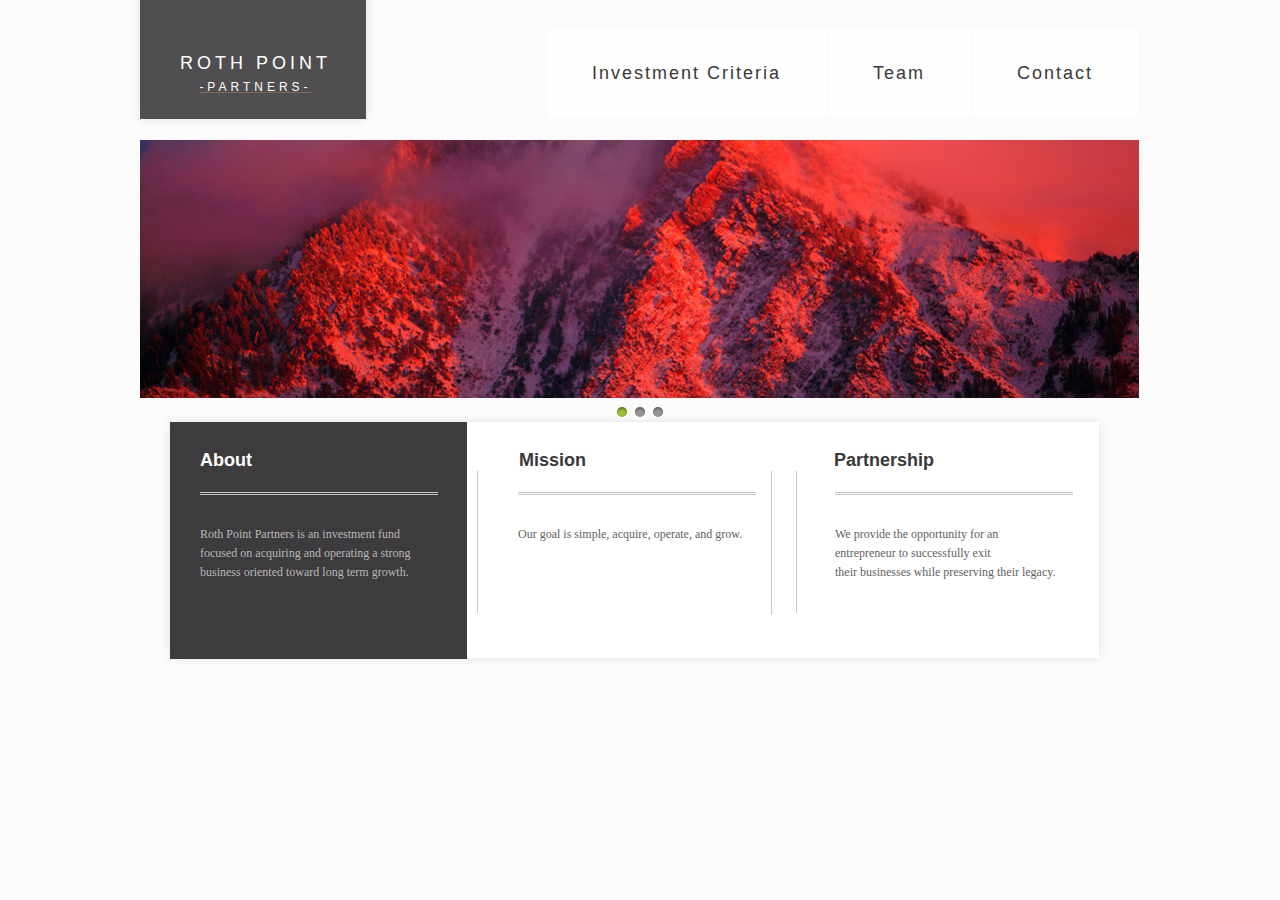
<file: index.html>
<!DOCTYPE html>
<!-- saved from url=(0025)http://www.rothpoint.com/ -->
<html lang="en" dir="ltr" data-tcc-ignore="">
  <head><meta http-equiv="Content-Type" content="text/html; charset=UTF-8">
    <title>Home</title><meta http-equiv="X-UA-Compatible" content="IE=edge,chrome=1">
    <link rel="stylesheet" type="text/css" href="./Home_files/css">
    <link rel="stylesheet" type="text/css" href="./Home_files/css(1)">
    <link rel="stylesheet" type="text/css" href="./Home_files/site.css">
    <script> if (typeof ($sf) === "undefined") { $sf = { baseUrl: "https://img4.wsimg.com/wst/v7/WSB7_J_20160913_2248_WSB-16541_9413/v2", skin: "app", preload: 0, require: { jquery: "https://img4.wsimg.com/wst/v7/WSB7_J_20160913_2248_WSB-16541_9413/v2/libs/jquery/jq.js", paths: { "wsbcore": "common/wsb/core", "knockout": "libs/knockout/knockout" } } }; } 
    </script><script id="duel" src="./Home_files/duel.js"></script><script charset="utf-8" async="" src="./Home_files/jq.js"></script><script> define('jquery', ['jq!starfield/jquery.mod'], function(m) { return m; }); define('appconfig', [], { documentDownloadBaseUrl: 'http://nebula.wsimg.com' }); </script><meta http-equiv="Content-Location" content="home.html"><meta name="generator" content="Starfield Technologies; Go Daddy Website Builder 7.0.5350"><meta property="og:type" content="website"><meta property="og:title" content="Home"><meta property="og:site_name" content="Roth Point Partners "><meta property="og:url" content="http://rothpoint.com/index.html"><meta property="og:image" content="//nebula.wsimg.com/fd3aa73f5ef29e8d24d88ab0990b2ef9?AccessKeyId=BF0A9D6AA268A2F1CBA9&amp;disposition=0&amp;alloworigin=1"><script charset="utf-8" async="" src="./Home_files/media.gallery.js"></script><script charset="utf-8" async="" src="./Home_files/cookiemanager.js"></script><script charset="utf-8" async="" src="./Home_files/iebackground.js"></script><script charset="utf-8" async="" src="./Home_files/util.window.js"></script><script charset="utf-8" async="" src="./Home_files/util.instances.js"></script><script charset="utf-8" async="" src="./Home_files/util.model.js"></script><script charset="utf-8" async="" src="./Home_files/documentHelper.js"></script></head><body><style type="text/css"> #wsb-element-e26ea522-096b-4e44-98b6-0e67320fa00c{top:140px;left:0px;position:absolute;z-index:16}#wsb-element-e26ea522-096b-4e44-98b6-0e67320fa00c>div{width:999px;height:292px}#wsb-element-bf419ce0-3af3-42bb-894a-c5a6add2f19a{top:28.5px;left:226px;position:absolute;z-index:29}#wsb-element-bf419ce0-3af3-42bb-894a-c5a6add2f19a{width:773px;height:88px}#wsb-element-8cb4f9e2-42f9-42b2-9e5f-d97400718293{top:1519px;left:625px;position:absolute;z-index:74}#wsb-element-8cb4f9e2-42f9-42b2-9e5f-d97400718293 .txt{width:300px;height:19px}#wsb-element-7d990f9d-5bf1-4c40-832b-9ea5e3763ddc{top:1463px;left:-16px;position:absolute;z-index:17}#wsb-element-7d990f9d-5bf1-4c40-832b-9ea5e3763ddc .wsb-shape{width:1000px;height:172px;box-sizing:content-box;-moz-box-sizing:content-box}#wsb-element-3244e211-01cc-496d-9d7b-da3d6b418367{top:1582px;left:29px;position:absolute;z-index:72}#wsb-element-3244e211-01cc-496d-9d7b-da3d6b418367 .wsb-line-element{width:940px;height:20px}#wsb-element-00645cd3-7d68-4be5-beb4-69f8e62bac5f{top:49px;left:39px;position:absolute;z-index:33}#wsb-element-00645cd3-7d68-4be5-beb4-69f8e62bac5f .txt{width:153px;height:47px}#wsb-element-f481d7cc-01ae-44c2-9b52-d96c21643555{top:446px;left:694px;position:absolute;z-index:60}#wsb-element-f481d7cc-01ae-44c2-9b52-d96c21643555 .txt{width:228px;height:28px}#wsb-element-ee3f19a5-00eb-4dfa-90a7-972cd7d233ee{top:471px;left:337px;position:absolute;z-index:50}#wsb-element-ee3f19a5-00eb-4dfa-90a7-972cd7d233ee .wsb-line-element{width:20px;height:142px}#wsb-element-e2b04ce1-6f4a-4439-a120-4aa524c69962{top:471px;left:656px;position:absolute;z-index:59}#wsb-element-e2b04ce1-6f4a-4439-a120-4aa524c69962 .wsb-line-element{width:20px;height:142px}#wsb-element-dff3f13b-8a9c-473d-b3ff-310bc998ef4b{top:525px;left:60px;position:absolute;z-index:31}#wsb-element-dff3f13b-8a9c-473d-b3ff-310bc998ef4b .txt{width:228px;height:76px}#wsb-element-c897af85-9f33-4f54-8e44-a1d982874298{top:422px;left:30px;position:absolute;z-index:18}#wsb-element-c897af85-9f33-4f54-8e44-a1d982874298 .wsb-shape{width:297px;height:237px;box-sizing:content-box;-moz-box-sizing:content-box}#wsb-element-a3d6924e-894d-470f-9e79-79bde683a0f6{top:494px;left:60px;position:absolute;z-index:60}#wsb-element-a3d6924e-894d-470f-9e79-79bde683a0f6 .wsb-line-element{width:238px;height:20px}#wsb-element-9d18c921-a020-4015-a689-972f7305d3bd{top:492px;left:60px;position:absolute;z-index:49}#wsb-element-9d18c921-a020-4015-a689-972f7305d3bd .wsb-line-element{width:238px;height:20px}#wsb-element-98f2602f-2341-4616-9666-bae91ad4ab4a{top:492px;left:378px;position:absolute;z-index:61}#wsb-element-98f2602f-2341-4616-9666-bae91ad4ab4a .wsb-line-element{width:238px;height:20px}#wsb-element-56c3a981-86da-4145-b368-7ea7804af2fe{top:494px;left:695px;position:absolute;z-index:68}#wsb-element-56c3a981-86da-4145-b368-7ea7804af2fe .wsb-line-element{width:238px;height:20px}#wsb-element-458a3350-a8cb-4e18-82c8-04ec366b26ac{top:525px;left:378px;position:absolute;z-index:57}#wsb-element-458a3350-a8cb-4e18-82c8-04ec366b26ac .txt{width:226px;height:38px}#wsb-element-1822e17d-ff8d-4c17-97e1-fc83b968be58{top:492px;left:695px;position:absolute;z-index:63}#wsb-element-1822e17d-ff8d-4c17-97e1-fc83b968be58 .wsb-line-element{width:238px;height:20px}#wsb-element-f424d5e9-eddf-4a14-8dfe-590042f23419{top:1519px;left:29px;position:absolute;z-index:68}#wsb-element-f424d5e9-eddf-4a14-8dfe-590042f23419 .txt{width:621px;height:19px}#wsb-element-55160068-438c-4ada-bf00-23bd09745921{top:-25px;left:0px;position:absolute;z-index:30}#wsb-element-55160068-438c-4ada-bf00-23bd09745921 .wsb-shape{width:226px;height:144px;box-sizing:content-box;-moz-box-sizing:content-box}#wsb-element-4f18da0c-d2ff-4b9b-83f0-7cca5f13c370{top:1602px;left:29px;position:absolute;z-index:73}#wsb-element-4f18da0c-d2ff-4b9b-83f0-7cca5f13c370{width:630px;height:19px}#wsb-element-a0cd49ab-2ca9-4299-bcd1-b29d0d3c1f46{top:525px;left:695px;position:absolute;z-index:61}#wsb-element-a0cd49ab-2ca9-4299-bcd1-b29d0d3c1f46 .txt{width:226px;height:76px}#wsb-element-9d8446af-0b8a-4f80-bfe6-90815680f480{top:1430px;left:-16px;position:absolute;z-index:14}#wsb-element-9d8446af-0b8a-4f80-bfe6-90815680f480 .wsb-line-element{width:1000px;height:20px}#wsb-element-607bd84f-1c32-4706-b3e4-b15ea972168e{top:422px;left:30px;position:absolute;z-index:17}#wsb-element-607bd84f-1c32-4706-b3e4-b15ea972168e .wsb-shape{width:929px;height:236px;box-sizing:content-box;-moz-box-sizing:content-box}#wsb-element-5c6d1044-dc81-4dab-8ca5-e4eb06c9e845{top:494px;left:378px;position:absolute;z-index:64}#wsb-element-5c6d1044-dc81-4dab-8ca5-e4eb06c9e845 .wsb-line-element{width:238px;height:20px}#wsb-element-51d3d29c-9825-460d-89c5-c867f1ade799{top:446px;left:60px;position:absolute;z-index:32}#wsb-element-51d3d29c-9825-460d-89c5-c867f1ade799 .txt{width:242px;height:28px}#wsb-element-46f09467-ba7b-48a8-b293-1c9feef08eb8{top:471px;left:631px;position:absolute;z-index:58}#wsb-element-46f09467-ba7b-48a8-b293-1c9feef08eb8 .wsb-line-element{width:20px;height:144px}#wsb-element-03f7eb40-1090-45f6-ac47-27185bfd5852{top:446px;left:379px;position:absolute;z-index:56}#wsb-element-03f7eb40-1090-45f6-ac47-27185bfd5852 .txt{width:228px;height:28px} </style><div class="wsb-canvas body" style="background-color: #fbfbfb; background-image: url(//nebula.wsimg.com/c4c19d7ee49bc493431140d3c9af6bf9?AccessKeyId=531592D248B589D87A56&amp;alloworigin=1); background-position-x: left; background-position-y: top; background-position: left top; background-repeat: repeat; position: fixed; top: 0; bottom: 0; left: 0; right: 0; width: 100%; height: 100%; overflow: hidden;"><div class="wsb-canvas-page-container" style="position: absolute; top: 0; bottom: 0; left: 0; right: 0; width: 100%; height: 100%; overflow: auto;"><div id="wsb-canvas-template-page" class="wsb-canvas-page page" style="height: 1635px; margin: auto; width: 1000px; background-color: transparent; position: relative; margin-top: 0px"><div id="wsb-canvas-template-container" style="position: absolute;"> <div id="wsb-element-e26ea522-096b-4e44-98b6-0e67320fa00c" class="wsb-element-gallery" data-type="element"> <div class="false "><div id="desktop-e26ea522-096b-4e44-98b6-0e67320fa00c" class="wsb-media-gallery" style="height: 292px; width: 999px;"><ul class="wsb-media-gallery-slider" style="margin-left: 0px; width: 999px; height: 258px;"><li class="" style="width: 999px; left: 0px; z-index: 17; display: list-item;"><img src="./Home_files/fd3aa73f5ef29e8d24d88ab0990b2ef9" class="autosize" style="width: 999px; height: auto; left: 0px; top: -204.166px;"></li><li class="" style="width: 999px; left: 0px; z-index: 17; display: none;"><img src="./Home_files/79ea39a47dbd0d37995c4b7200acf960" class="autosize" style="width: 999px; height: auto; left: 0px; top: -151.969px;"></li><li class="" style="width: 999px; left: 0px; z-index: 17; display: none;"><img src="./Home_files/24d41cc9373a6843aff080faf997a252" class="autosize" style="width: 999px; height: auto; left: 0px; top: -17px;"></li></ul><ul class="wsb-media-gallery-pagination"><li class="active"></li><li class=""></li><li class=""></li></ul></div></div><script type="text/javascript"> require(['designer/app/builder/ui/controls/media/gallery/media.gallery'], function (gallery) { var $element = $('#desktop-e26ea522-096b-4e44-98b6-0e67320fa00c.wsb-media-gallery'); var model = { ID: 'e26ea522-096b-4e44-98b6-0e67320fa00c', mode: 'desktop', preview: false, Layer: 16, Width: '999px', Height: '292px', GalleryAssets: [{"id":"fd3aa73f5ef29e8d24d88ab0990b2ef9:BF0A9D6AA268A2F1CBA9","src":"//nebula.wsimg.com/fd3aa73f5ef29e8d24d88ab0990b2ef9?AccessKeyId=BF0A9D6AA268A2F1CBA9&disposition=0&alloworigin=1","caption":"","link":"","type":"image"},{"id":"79ea39a47dbd0d37995c4b7200acf960:BF0A9D6AA268A2F1CBA9","src":"//nebula.wsimg.com/79ea39a47dbd0d37995c4b7200acf960?AccessKeyId=BF0A9D6AA268A2F1CBA9&disposition=0&alloworigin=1","caption":"","link":"","type":"image"},{"id":"24d41cc9373a6843aff080faf997a252:BF0A9D6AA268A2F1CBA9","src":"//nebula.wsimg.com/24d41cc9373a6843aff080faf997a252?AccessKeyId=BF0A9D6AA268A2F1CBA9&disposition=0&alloworigin=1","caption":"","link":"","type":"image"}], GalleryAutoStart: true, GalleryCaption: true, GalleryAutoSize: true, GallerySpeed: 4, GalleryTheme: 1, GalleryTransition: 'Fade' }; gallery.render($element, model); }); </script> </div><div id="wsb-element-bf419ce0-3af3-42bb-894a-c5a6add2f19a" class="wsb-element-navigation" data-type="element"> <div style="width: 773px; height: 88px;" class="wsb-nav nav_theme nav-text-center nav-horizontal nav-btn-right wsb-navigation-rendered-top-level-container" id="wsb-nav-bf419ce0-3af3-42bb-894a-c5a6add2f19a"><style> #wsb-nav-bf419ce0-3af3-42bb-894a-c5a6add2f19a.wsb-navigation-rendered-top-level-container ul > li:hover, #wsb-nav-bf419ce0-3af3-42bb-894a-c5a6add2f19a.wsb-navigation-rendered-top-level-container ul > li:hover > a, #wsb-nav-bf419ce0-3af3-42bb-894a-c5a6add2f19a.wsb-navigation-rendered-top-level-container ul > li.active:hover, #wsb-nav-bf419ce0-3af3-42bb-894a-c5a6add2f19a.wsb-navigation-rendered-top-level-container ul > li.active > a:hover, #wsb-nav-bf419ce0-3af3-42bb-894a-c5a6add2f19a.wsb-navigation-rendered-top-level-container ul > li.active .nav-subnav li:hover, #wsb-nav-bf419ce0-3af3-42bb-894a-c5a6add2f19a.wsb-navigation-rendered-top-level-container ul > li.active .nav-subnav li:hover > a {background-color: !important;color: !important;} </style><ul class="wsb-navigation-rendered-top-level-menu "><li style="width: auto"><a href="
      
    .html" target="" data-title="Investment Criteria" data-pageid="00000000-0000-0000-0000-000010795069" data-url="services.html">Investment Criteria</a></li><li style="width: auto"><a href="http://www.rothpoint.com/team.html" target="" data-title="Team" data-pageid="08cf558a-4b29-406b-9a9b-6e6039669ba6" data-url="team.html">Team</a></li><li style="width: auto"><a href="http://www.rothpoint.com/contact-us.html" target="" data-title="Contact" data-pageid="00000000-0000-0000-0000-000000336329" data-url="contact-us.html">Contact</a></li></ul></div> </div><div id="wsb-element-8cb4f9e2-42f9-42b2-9e5f-d97400718293" class="wsb-element-text" data-type="element"> <div class="txt "><p><span itemscope="itemscope" itemtype="http://schema.org/Organization"><span itemprop="name">Roth Point Partners </span></span> © 2013 &nbsp;|&nbsp;&nbsp;All Rights Reserved</p></div> </div><div id="wsb-element-7d990f9d-5bf1-4c40-832b-9ea5e3763ddc" class="wsb-element-shape" data-type="element"> <div class="wsb-shape shape_footer "></div> </div><div id="wsb-element-3244e211-01cc-496d-9d7b-da3d6b418367" class="wsb-element-line" data-type="element"> <div class="wsb-line-element" style="width: 940px; height: 20px; width: 940px;border-top: 1px solid #ccc;opacity: 1;filter: alpha(opacity=1);"></div> </div><div id="wsb-element-00645cd3-7d68-4be5-beb4-69f8e62bac5f" class="wsb-element-text" data-type="element"> <div class="txt "><h4 style="text-align: center;"><a href="http://www.rothpoint.com/home.html" target=""><font color="#ffffff" face="Arial, sans-serif"><span style="font-weight: 300; letter-spacing: 4px; text-transform: uppercase;">Roth Point</span></font></a></h4><p style="text-align: center;"><a href="http://www.rothpoint.com/home.html" target=""><font color="#ffffff" face="Arial, sans-serif"><span style="font-weight: 300; letter-spacing: 4px; text-transform: uppercase;">-Partners-</span></font></a><br></p></div> </div><div id="wsb-element-f481d7cc-01ae-44c2-9b52-d96c21643555" class="wsb-element-text" data-type="element"> <div class="txt "><h4 class="editor_h1">Partnership</h4><p></p></div> </div><div id="wsb-element-ee3f19a5-00eb-4dfa-90a7-972cd7d233ee" class="wsb-element-line" data-type="element"> <div class="wsb-line-element" style="width: 20px; height: 142px; border-left: 1px solid #c6c5c5;height: 142px;opacity: 1;filter: alpha(opacity=1);"></div> </div><div id="wsb-element-e2b04ce1-6f4a-4439-a120-4aa524c69962" class="wsb-element-line" data-type="element"> <div class="wsb-line-element" style="width: 20px; height: 142px; border-left: 1px solid #c6c5c5;height: 142px;opacity: 1;filter: alpha(opacity=1);"></div> </div><div id="wsb-element-dff3f13b-8a9c-473d-b3ff-310bc998ef4b" class="wsb-element-text" data-type="element"> <div class="txt "><p><span style="color: rgb(184, 184, 184); line-height: 1.6;"></span><span style="color: rgb(184, 184, 184); line-height: 1.6;">Roth Point Partners is an investment fund focused on&nbsp;acquiring&nbsp;and operating&nbsp;a strong business oriented toward long term growth. &nbsp;</span></p><p></p></div> </div><div id="wsb-element-c897af85-9f33-4f54-8e44-a1d982874298" class="wsb-element-shape" data-type="element"> <div class="wsb-shape shape_grey "></div> </div><div id="wsb-element-a3d6924e-894d-470f-9e79-79bde683a0f6" class="wsb-element-line" data-type="element"> <div class="wsb-line-element" style="width: 238px; height: 20px; width: 238px;border-top: 1px double #c6c5c5;opacity: 1;filter: alpha(opacity=1);"></div> </div><div id="wsb-element-9d18c921-a020-4015-a689-972f7305d3bd" class="wsb-element-line" data-type="element"> <div class="wsb-line-element" style="width: 238px; height: 20px; width: 238px;border-top: 1px double #c6c5c5;opacity: 1;filter: alpha(opacity=1);"></div> </div><div id="wsb-element-98f2602f-2341-4616-9666-bae91ad4ab4a" class="wsb-element-line" data-type="element"> <div class="wsb-line-element" style="width: 238px; height: 20px; width: 238px;border-top: 1px double #c6c5c5;opacity: 1;filter: alpha(opacity=1);"></div> </div><div id="wsb-element-56c3a981-86da-4145-b368-7ea7804af2fe" class="wsb-element-line" data-type="element"> <div class="wsb-line-element" style="width: 238px; height: 20px; width: 238px;border-top: 1px double #c6c5c5;opacity: 1;filter: alpha(opacity=1);"></div> </div><div id="wsb-element-458a3350-a8cb-4e18-82c8-04ec366b26ac" class="wsb-element-text" data-type="element"> <div class="txt "><p>Our goal is simple, acquire, operate, and grow. &nbsp;</p></div> </div><div id="wsb-element-1822e17d-ff8d-4c17-97e1-fc83b968be58" class="wsb-element-line" data-type="element"> <div class="wsb-line-element" style="width: 238px; height: 20px; width: 238px;border-top: 1px double #c6c5c5;opacity: 1;filter: alpha(opacity=1);"></div> </div><div id="wsb-element-f424d5e9-eddf-4a14-8dfe-590042f23419" class="wsb-element-text" data-type="element"> <div class="txt "><p><span class="editor_footer">Boston, MA &nbsp; &nbsp; |&nbsp; &nbsp; &nbsp;<a href="mailto:info@RothPoint.com" target="_blank">info@RothPoint.com</a></span></p></div> </div><div id="wsb-element-55160068-438c-4ada-bf00-23bd09745921" class="wsb-element-shape" data-type="element"> <div class="wsb-shape shape_logo "></div> </div><div id="wsb-element-4f18da0c-d2ff-4b9b-83f0-7cca5f13c370" class="wsb-element-navigation" data-type="element"> <div style="width: 630px; height: 19px;" class="wsb-nav nav_footer nav-text-center nav-horizontal nav-btn-left wsb-navigation-rendered-top-level-container" id="wsb-nav-4f18da0c-d2ff-4b9b-83f0-7cca5f13c370"><style> #wsb-nav-4f18da0c-d2ff-4b9b-83f0-7cca5f13c370.wsb-navigation-rendered-top-level-container ul > li:hover, #wsb-nav-4f18da0c-d2ff-4b9b-83f0-7cca5f13c370.wsb-navigation-rendered-top-level-container ul > li:hover > a, #wsb-nav-4f18da0c-d2ff-4b9b-83f0-7cca5f13c370.wsb-navigation-rendered-top-level-container ul > li.active:hover, #wsb-nav-4f18da0c-d2ff-4b9b-83f0-7cca5f13c370.wsb-navigation-rendered-top-level-container ul > li.active > a:hover, #wsb-nav-4f18da0c-d2ff-4b9b-83f0-7cca5f13c370.wsb-navigation-rendered-top-level-container ul > li.active .nav-subnav li:hover, #wsb-nav-4f18da0c-d2ff-4b9b-83f0-7cca5f13c370.wsb-navigation-rendered-top-level-container ul > li.active .nav-subnav li:hover > a {background-color: !important;color: !important;} </style><ul class="wsb-navigation-rendered-top-level-menu "><li style="width: auto" class="active"><a href="http://www.rothpoint.com/home.html" target="" data-title="Home" data-pageid="00000000-0000-0000-0000-000000335616" data-url="home.html">Home</a></li><li style="width: auto"><a href="http://www.rothpoint.com/contact-us.html" target="" data-title="Contact Us" data-pageid="00000000-0000-0000-0000-000000336329" data-url="contact-us.html">Contact Us</a></li><li style="width: auto"><a href="
      .html" target="" data-title="Investment Criteria" data-pageid="00000000-0000-0000-0000-000010795069" data-url="services.html">Investment Criteria</a></li><li style="width: auto"><a href="team.html" target="" data-title="Team" data-pageid="08cf558a-4b29-406b-9a9b-6e6039669ba6" data-url="team.html">Team</a></li></ul></div> </div><div id="wsb-element-a0cd49ab-2ca9-4299-bcd1-b29d0d3c1f46" class="wsb-element-text" data-type="element"> <div class="txt "><p></p><p>We provide the opportunity&nbsp;for an entrepreneur&nbsp;to successfully exit their&nbsp;businesses while preserving&nbsp;their legacy.&nbsp;</p><p></p></div> </div><div id="wsb-element-9d8446af-0b8a-4f80-bfe6-90815680f480" class="wsb-element-line" data-type="element"> <div class="wsb-line-element" style="width: 1000px; height: 20px; width: 1000px;border-top: 8px solid #e5e5e6;opacity: 1;filter: alpha(opacity=1);"></div> </div><div id="wsb-element-607bd84f-1c32-4706-b3e4-b15ea972168e" class="wsb-element-shape" data-type="element"> <div class="wsb-shape shape_callboxbg "></div> </div><div id="wsb-element-5c6d1044-dc81-4dab-8ca5-e4eb06c9e845" class="wsb-element-line" data-type="element"> <div class="wsb-line-element" style="width: 238px; height: 20px; width: 238px;border-top: 1px double #c6c5c5;opacity: 1;filter: alpha(opacity=1);"></div> </div><div id="wsb-element-51d3d29c-9825-460d-89c5-c867f1ade799" class="wsb-element-text" data-type="element"> <div class="txt "><h4><font color="#ffffff">About&nbsp;</font>​</h4></div> </div><div id="wsb-element-46f09467-ba7b-48a8-b293-1c9feef08eb8" class="wsb-element-line" data-type="element"> <div class="wsb-line-element" style="width: 20px; height: 144px; border-left: 1px solid #c6c5c5;height: 144px;opacity: 1;filter: alpha(opacity=1);"></div> </div><div id="wsb-element-03f7eb40-1090-45f6-ac47-27185bfd5852" class="wsb-element-text" data-type="element"> <div class="txt "><h4 class="editor_h1">Mission</h4><p></p></div> </div> </div></div><div id="wsb-canvas-template-footer" class="wsb-canvas-page-footer footer" style="margin: auto; min-height:100px; height: 100px; width: 1000px; position: relative;"><div id="wsb-canvas-template-footer-container" class="footer-container" style="position: absolute">  </div></div><div class="view-as-mobile" style="padding:10px;position:relative;text-align:center;display:none;"><a href="http://www.rothpoint.com/#" onclick="return false;">View on Mobile</a></div></div></div><script type="text/javascript"> require(['jquery', 'common/cookiemanager/cookiemanager', 'designer/iebackground/iebackground'], function ($, cookieManager, bg) { if (cookieManager.getCookie("WSB.ForceDesktop")) { $('.view-as-mobile', '.wsb-canvas-page-container').show().find('a').bind('click', function () { cookieManager.eraseCookie("WSB.ForceDesktop"); window.location.reload(true); }); } bg.fixBackground(); }); </script></body></html>
</file>
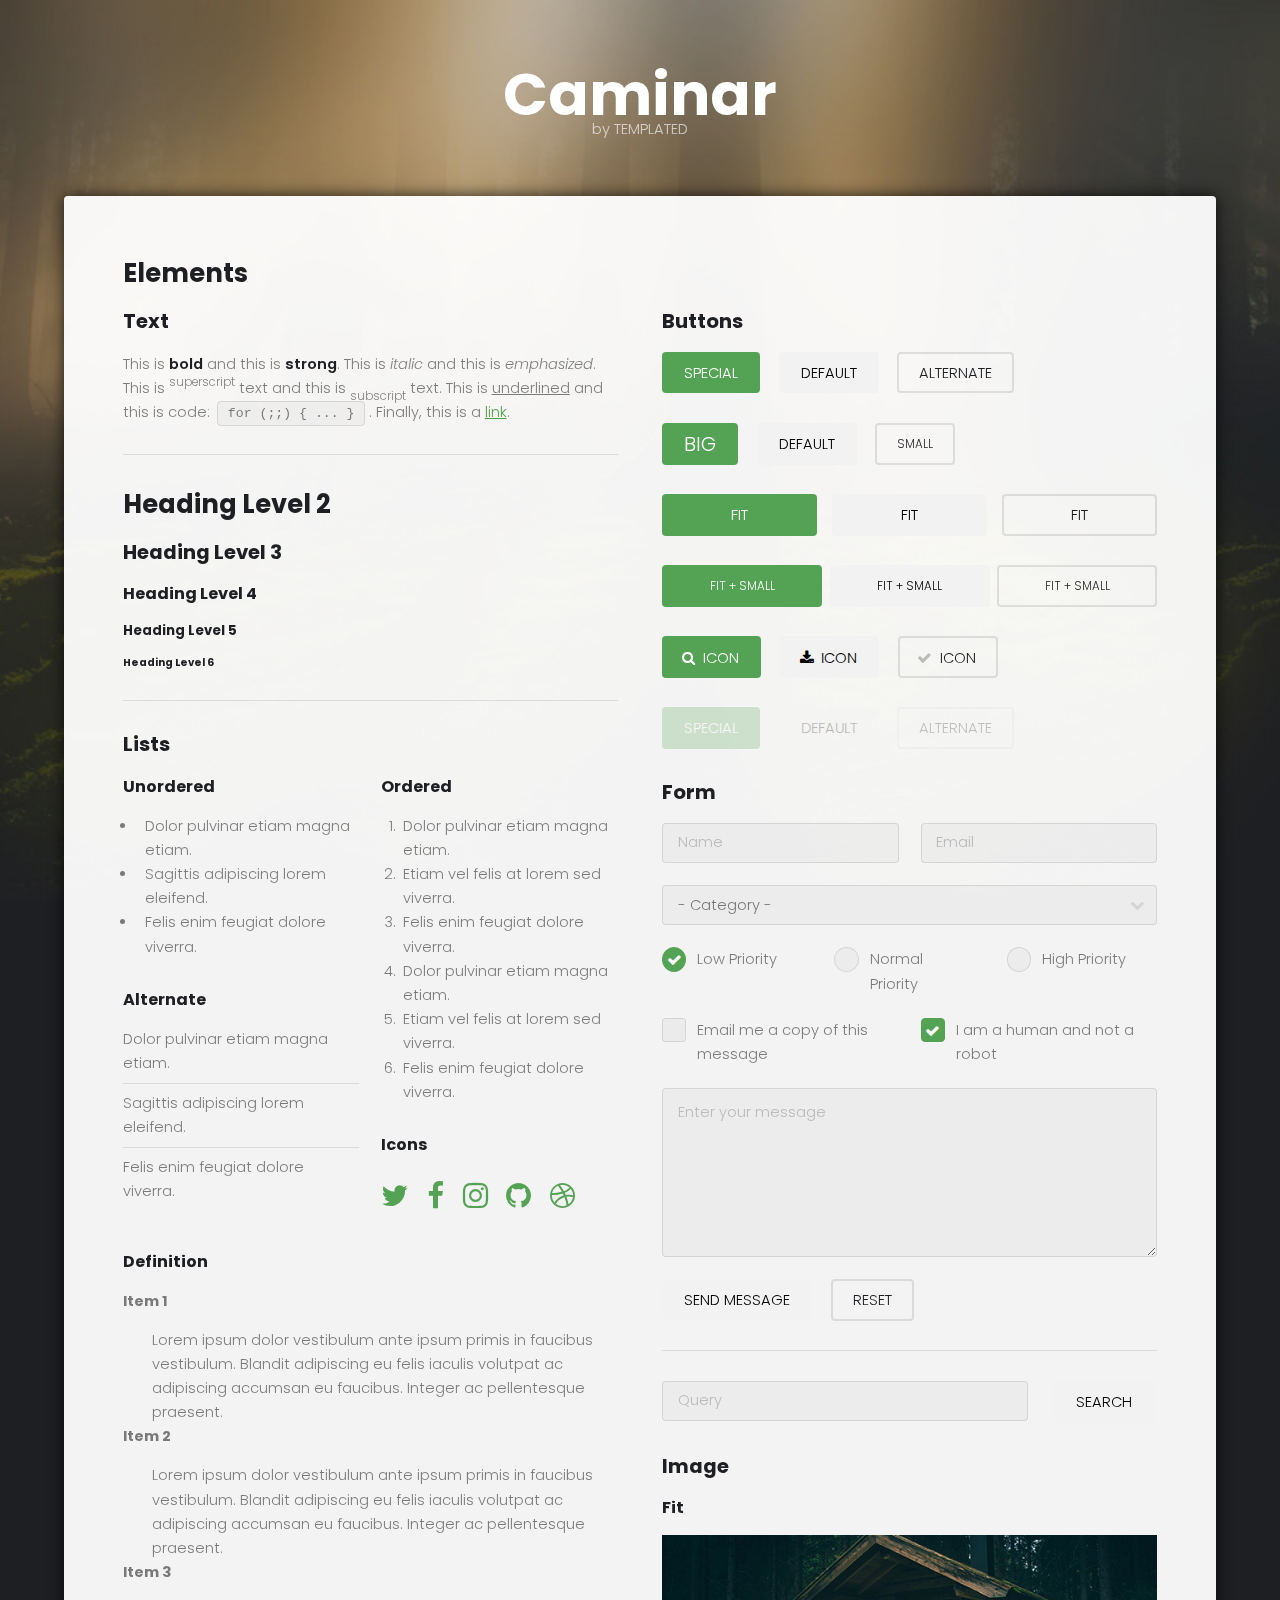
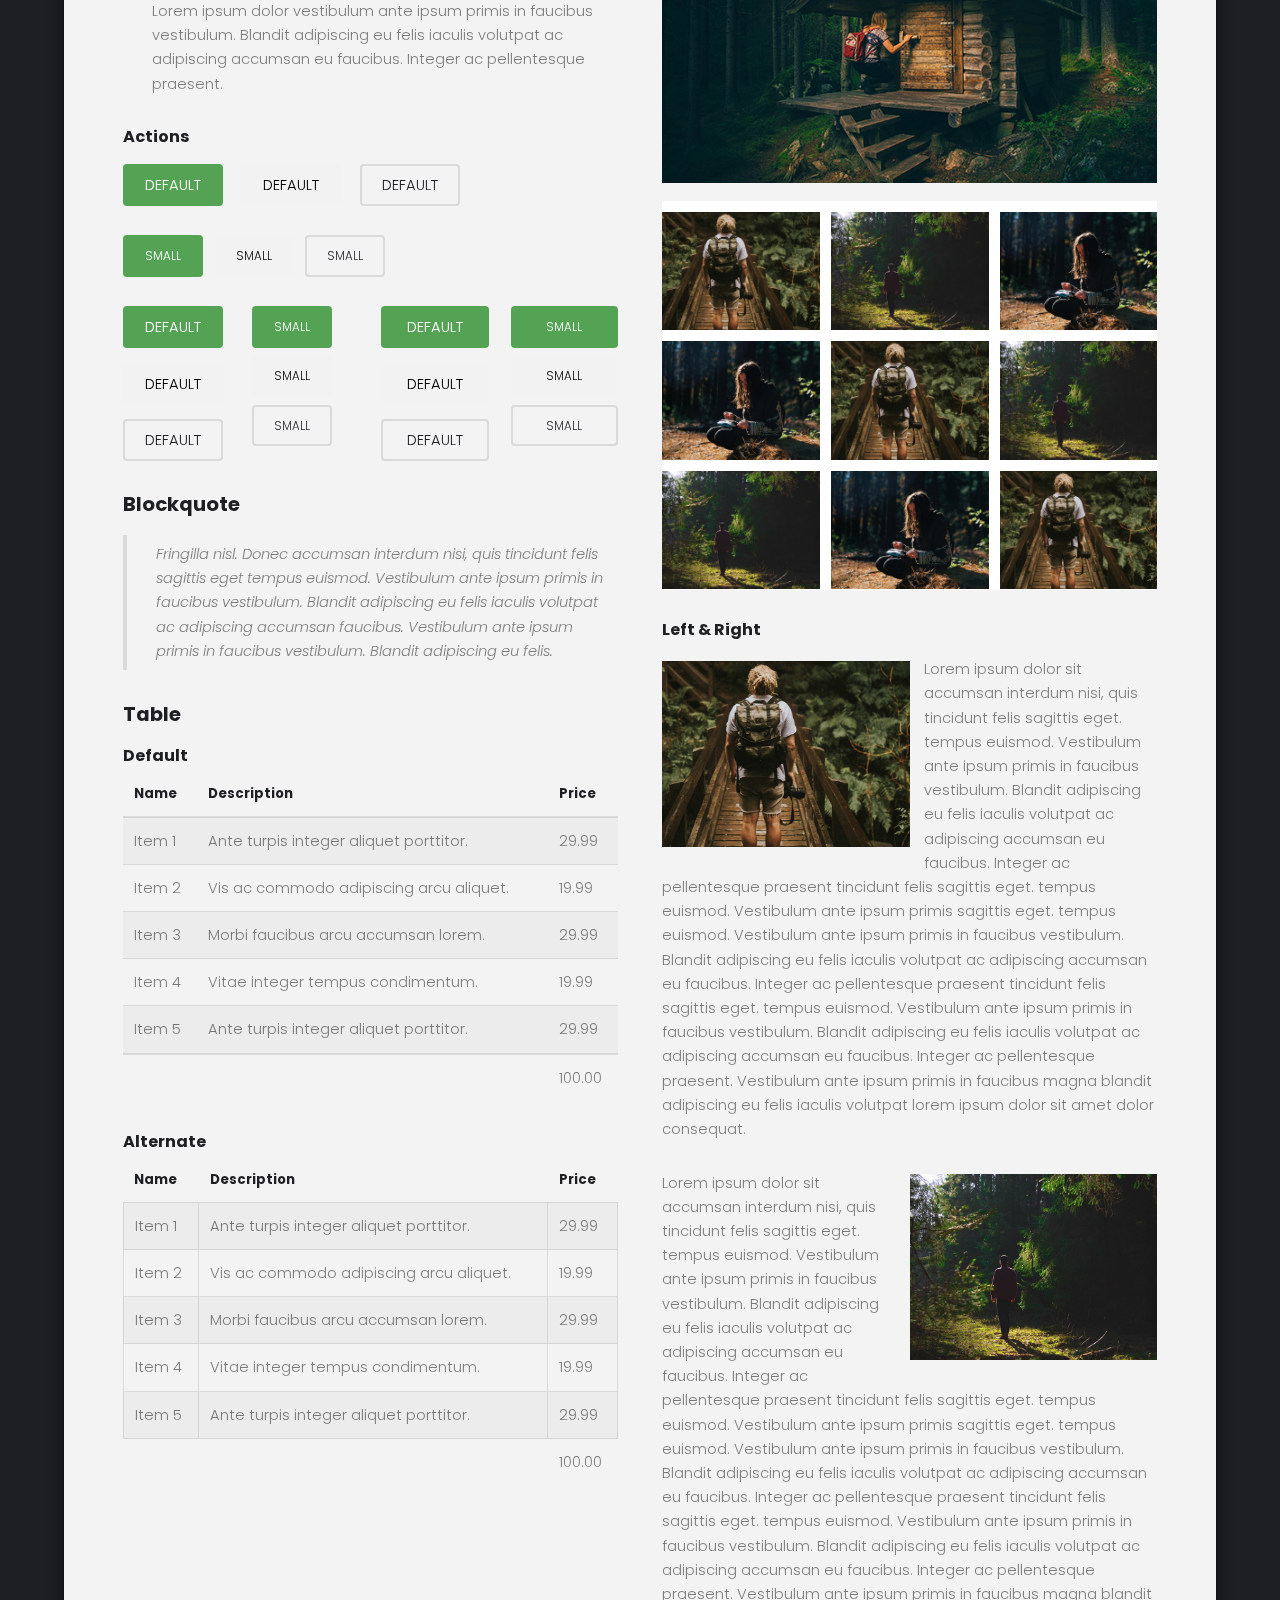
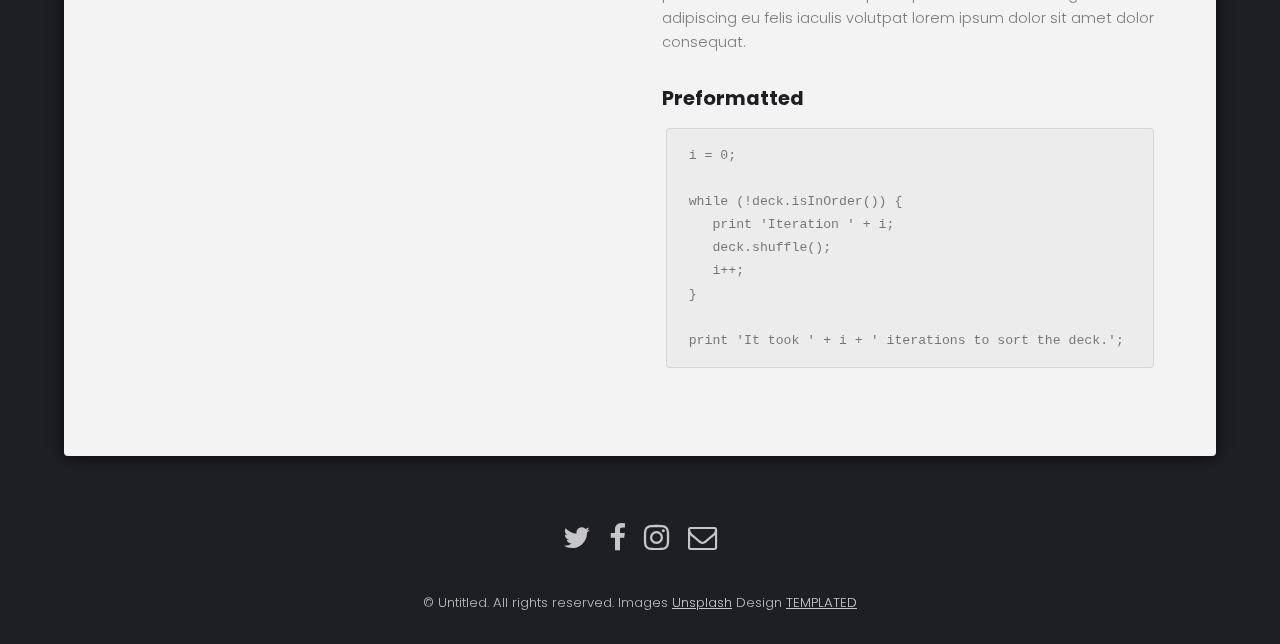
<file: elements.html>
<!DOCTYPE HTML>
<!--
	Caminar by TEMPLATED
	templated.co @templatedco
	Released for free under the Creative Commons Attribution 3.0 license (templated.co/license)
-->
<html>
	<head>
		<title>Caminar by TEMPLATED</title>
		<meta charset="utf-8" />
		<meta name="viewport" content="width=device-width, initial-scale=1" />
		<link rel="stylesheet" href="assets/css/main.css" />
	</head>
	<body>

		<!-- Header -->
			<header id="header">
				<div class="logo"><a href="#">Caminar <span>by TEMPLATED</span></a></div>
			</header>

		<!-- Main -->
			<section id="main">
				<div class="inner">
					<div class="wrapper style1">
						<div class="content">

							<!-- Elements -->
								<h2 id="elements">Elements</h2>
								<div class="row 200%">
									<div class="6u 12u$(medium)">

										<!-- Text stuff -->
											<h3>Text</h3>
											<p>This is <b>bold</b> and this is <strong>strong</strong>. This is <i>italic</i> and this is <em>emphasized</em>.
											This is <sup>superscript</sup> text and this is <sub>subscript</sub> text.
											This is <u>underlined</u> and this is code: <code>for (;;) { ... }</code>.
											Finally, this is a <a href="#">link</a>.</p>
											<hr />
											<h2>Heading Level 2</h2>
											<h3>Heading Level 3</h3>
											<h4>Heading Level 4</h4>
											<h5>Heading Level 5</h5>
											<h6>Heading Level 6</h6>
											<hr />

										<!-- Lists -->
											<h3>Lists</h3>
											<div class="row">
												<div class="6u 12u$(small)">

													<h4>Unordered</h4>
													<ul>
														<li>Dolor pulvinar etiam magna etiam.</li>
														<li>Sagittis adipiscing lorem eleifend.</li>
														<li>Felis enim feugiat dolore viverra.</li>
													</ul>

													<h4>Alternate</h4>
													<ul class="alt">
														<li>Dolor pulvinar etiam magna etiam.</li>
														<li>Sagittis adipiscing lorem eleifend.</li>
														<li>Felis enim feugiat dolore viverra.</li>
													</ul>

												</div>
												<div class="6u$ 12u$(small)">

													<h4>Ordered</h4>
													<ol>
														<li>Dolor pulvinar etiam magna etiam.</li>
														<li>Etiam vel felis at lorem sed viverra.</li>
														<li>Felis enim feugiat dolore viverra.</li>
														<li>Dolor pulvinar etiam magna etiam.</li>
														<li>Etiam vel felis at lorem sed viverra.</li>
														<li>Felis enim feugiat dolore viverra.</li>
													</ol>

													<h4>Icons</h4>
													<ul class="icons">
														<li><a href="#" class="icon fa-twitter"><span class="label">Twitter</span></a></li>
														<li><a href="#" class="icon fa-facebook"><span class="label">Facebook</span></a></li>
														<li><a href="#" class="icon fa-instagram"><span class="label">Instagram</span></a></li>
														<li><a href="#" class="icon fa-github"><span class="label">Github</span></a></li>
														<li><a href="#" class="icon fa-dribbble"><span class="label">Dribbble</span></a></li>
													</ul>

												</div>
											</div>
											<h4>Definition</h4>
											<dl>
												<dt>Item 1</dt>
												<dd>
													<p>Lorem ipsum dolor vestibulum ante ipsum primis in faucibus vestibulum. Blandit adipiscing eu felis iaculis volutpat ac adipiscing accumsan eu faucibus. Integer ac pellentesque praesent.</p>
												</dd>
												<dt>Item 2</dt>
												<dd>
													<p>Lorem ipsum dolor vestibulum ante ipsum primis in faucibus vestibulum. Blandit adipiscing eu felis iaculis volutpat ac adipiscing accumsan eu faucibus. Integer ac pellentesque praesent.</p>
												</dd>
												<dt>Item 3</dt>
												<dd>
													<p>Lorem ipsum dolor vestibulum ante ipsum primis in faucibus vestibulum. Blandit adipiscing eu felis iaculis volutpat ac adipiscing accumsan eu faucibus. Integer ac pellentesque praesent.</p>
												</dd>
											</dl>

											<h4>Actions</h4>
											<ul class="actions">
												<li><a href="#" class="button special">Default</a></li>
												<li><a href="#" class="button">Default</a></li>
												<li><a href="#" class="button alt">Default</a></li>
											</ul>
											<ul class="actions small">
												<li><a href="#" class="button special small">Small</a></li>
												<li><a href="#" class="button small">Small</a></li>
												<li><a href="#" class="button alt small">Small</a></li>
											</ul>
											<div class="row">
												<div class="3u 12u$(small)">
													<ul class="actions vertical">
														<li><a href="#" class="button special">Default</a></li>
														<li><a href="#" class="button">Default</a></li>
														<li><a href="#" class="button alt">Default</a></li>
													</ul>
												</div>
												<div class="3u 12u$(small)">
													<ul class="actions vertical small">
														<li><a href="#" class="button special small">Small</a></li>
														<li><a href="#" class="button small">Small</a></li>
														<li><a href="#" class="button alt small">Small</a></li>
													</ul>
												</div>
												<div class="3u 12u$(small)">
													<ul class="actions vertical">
														<li><a href="#" class="button special fit">Default</a></li>
														<li><a href="#" class="button fit">Default</a></li>
														<li><a href="#" class="button alt fit">Default</a></li>
													</ul>
												</div>
												<div class="3u$ 12u$(small)">
													<ul class="actions vertical small">
														<li><a href="#" class="button special small fit">Small</a></li>
														<li><a href="#" class="button small fit">Small</a></li>
														<li><a href="#" class="button alt small fit">Small</a></li>
													</ul>
												</div>
											</div>

										<!-- Blockquote -->
											<h3>Blockquote</h3>
											<blockquote>Fringilla nisl. Donec accumsan interdum nisi, quis tincidunt felis sagittis eget tempus euismod. Vestibulum ante ipsum primis in faucibus vestibulum. Blandit adipiscing eu felis iaculis volutpat ac adipiscing accumsan faucibus. Vestibulum ante ipsum primis in faucibus vestibulum. Blandit adipiscing eu felis.</blockquote>

										<!-- Table -->
											<h3>Table</h3>

											<h4>Default</h4>
											<div class="table-wrapper">
												<table>
													<thead>
														<tr>
															<th>Name</th>
															<th>Description</th>
															<th>Price</th>
														</tr>
													</thead>
													<tbody>
														<tr>
															<td>Item 1</td>
															<td>Ante turpis integer aliquet porttitor.</td>
															<td>29.99</td>
														</tr>
														<tr>
															<td>Item 2</td>
															<td>Vis ac commodo adipiscing arcu aliquet.</td>
															<td>19.99</td>
														</tr>
														<tr>
															<td>Item 3</td>
															<td> Morbi faucibus arcu accumsan lorem.</td>
															<td>29.99</td>
														</tr>
														<tr>
															<td>Item 4</td>
															<td>Vitae integer tempus condimentum.</td>
															<td>19.99</td>
														</tr>
														<tr>
															<td>Item 5</td>
															<td>Ante turpis integer aliquet porttitor.</td>
															<td>29.99</td>
														</tr>
													</tbody>
													<tfoot>
														<tr>
															<td colspan="2"></td>
															<td>100.00</td>
														</tr>
													</tfoot>
												</table>
											</div>

											<h4>Alternate</h4>
											<div class="table-wrapper">
												<table class="alt">
													<thead>
														<tr>
															<th>Name</th>
															<th>Description</th>
															<th>Price</th>
														</tr>
													</thead>
													<tbody>
														<tr>
															<td>Item 1</td>
															<td>Ante turpis integer aliquet porttitor.</td>
															<td>29.99</td>
														</tr>
														<tr>
															<td>Item 2</td>
															<td>Vis ac commodo adipiscing arcu aliquet.</td>
															<td>19.99</td>
														</tr>
														<tr>
															<td>Item 3</td>
															<td> Morbi faucibus arcu accumsan lorem.</td>
															<td>29.99</td>
														</tr>
														<tr>
															<td>Item 4</td>
															<td>Vitae integer tempus condimentum.</td>
															<td>19.99</td>
														</tr>
														<tr>
															<td>Item 5</td>
															<td>Ante turpis integer aliquet porttitor.</td>
															<td>29.99</td>
														</tr>
													</tbody>
													<tfoot>
														<tr>
															<td colspan="2"></td>
															<td>100.00</td>
														</tr>
													</tfoot>
												</table>
											</div>

									</div>
									<div class="6u$ 12u$(medium)">

										<!-- Buttons -->
											<h3>Buttons</h3>
											<ul class="actions">
												<li><a href="#" class="button special">Special</a></li>
												<li><a href="#" class="button">Default</a></li>
												<li><a href="#" class="button alt">Alternate</a></li>
											</ul>
											<ul class="actions">
												<li><a href="#" class="button special big">Big</a></li>
												<li><a href="#" class="button">Default</a></li>
												<li><a href="#" class="button alt small">Small</a></li>
											</ul>
											<ul class="actions fit">
												<li><a href="#" class="button special fit">Fit</a></li>
												<li><a href="#" class="button fit">Fit</a></li>
												<li><a href="#" class="button alt fit">Fit</a></li>
											</ul>
											<ul class="actions fit small">
												<li><a href="#" class="button special fit small">Fit + Small</a></li>
												<li><a href="#" class="button fit small">Fit + Small</a></li>
												<li><a href="#" class="button alt fit small">Fit + Small</a></li>
											</ul>
											<ul class="actions">
												<li><a href="#" class="button special icon fa-search">Icon</a></li>
												<li><a href="#" class="button icon fa-download">Icon</a></li>
												<li><a href="#" class="button alt icon fa-check">Icon</a></li>
											</ul>
											<ul class="actions">
												<li><span class="button special disabled">Special</span></li>
												<li><span class="button disabled">Default</span></li>
												<li><span class="button alt disabled">Alternate</span></li>
											</ul>

										<!-- Form -->
											<h3>Form</h3>

											<form method="post" action="#">
												<div class="row uniform">
													<div class="6u 12u$(xsmall)">
														<input type="text" name="name" id="name" value="" placeholder="Name" />
													</div>
													<div class="6u$ 12u$(xsmall)">
														<input type="email" name="email" id="email" value="" placeholder="Email" />
													</div>
													<!-- Break -->
													<div class="12u$">
														<div class="select-wrapper">
															<select name="category" id="category">
																<option value="">- Category -</option>
																<option value="1">Manufacturing</option>
																<option value="1">Shipping</option>
																<option value="1">Administration</option>
																<option value="1">Human Resources</option>
															</select>
														</div>
													</div>
													<!-- Break -->
													<div class="4u 12u$(small)">
														<input type="radio" id="priority-low" name="priority" checked>
														<label for="priority-low">Low Priority</label>
													</div>
													<div class="4u 12u$(small)">
														<input type="radio" id="priority-normal" name="priority">
														<label for="priority-normal">Normal Priority</label>
													</div>
													<div class="4u$ 12u$(small)">
														<input type="radio" id="priority-high" name="priority">
														<label for="priority-high">High Priority</label>
													</div>
													<!-- Break -->
													<div class="6u 12u$(small)">
														<input type="checkbox" id="copy" name="copy">
														<label for="copy">Email me a copy of this message</label>
													</div>
													<div class="6u$ 12u$(small)">
														<input type="checkbox" id="human" name="human" checked>
														<label for="human">I am a human and not a robot</label>
													</div>
													<!-- Break -->
													<div class="12u$">
														<textarea name="message" id="message" placeholder="Enter your message" rows="6"></textarea>
													</div>
													<!-- Break -->
													<div class="12u$">
														<ul class="actions">
															<li><input type="submit" value="Send Message" /></li>
															<li><input type="reset" value="Reset" class="alt" /></li>
														</ul>
													</div>
												</div>
											</form>

											<hr />

											<form method="post" action="#">
												<div class="row uniform">
													<div class="9u 12u$(small)">
														<input type="text" name="query" id="query" value="" placeholder="Query" />
													</div>
													<div class="3u$ 12u$(small)">
														<input type="submit" value="Search" class="fit" />
													</div>
												</div>
											</form>

										<!-- Image -->
											<h3>Image</h3>

											<h4>Fit</h4>
											<span class="image fit"><img src="images/pic01.jpg" alt="" /></span>
											<div class="box alt">
												<div class="row 50% uniform">
													<div class="4u"><span class="image fit"><img src="images/pic06.jpg" alt="" /></span></div>
													<div class="4u"><span class="image fit"><img src="images/pic07.jpg" alt="" /></span></div>
													<div class="4u$"><span class="image fit"><img src="images/pic08.jpg" alt="" /></span></div>
													<!-- Break -->
													<div class="4u"><span class="image fit"><img src="images/pic08.jpg" alt="" /></span></div>
													<div class="4u"><span class="image fit"><img src="images/pic06.jpg" alt="" /></span></div>
													<div class="4u$"><span class="image fit"><img src="images/pic07.jpg" alt="" /></span></div>
													<!-- Break -->
													<div class="4u"><span class="image fit"><img src="images/pic07.jpg" alt="" /></span></div>
													<div class="4u"><span class="image fit"><img src="images/pic08.jpg" alt="" /></span></div>
													<div class="4u$"><span class="image fit"><img src="images/pic06.jpg" alt="" /></span></div>
												</div>
											</div>

											<h4>Left &amp; Right</h4>
											<p><span class="image left"><img src="images/pic06.jpg" alt="" /></span>Lorem ipsum dolor sit accumsan interdum nisi, quis tincidunt felis sagittis eget. tempus euismod. Vestibulum ante ipsum primis in faucibus vestibulum. Blandit adipiscing eu felis iaculis volutpat ac adipiscing accumsan eu faucibus. Integer ac pellentesque praesent tincidunt felis sagittis eget. tempus euismod. Vestibulum ante ipsum primis sagittis eget. tempus euismod. Vestibulum ante ipsum primis in faucibus vestibulum. Blandit adipiscing eu felis iaculis volutpat ac adipiscing accumsan eu faucibus. Integer ac pellentesque praesent tincidunt felis sagittis eget. tempus euismod. Vestibulum ante ipsum primis in faucibus vestibulum. Blandit adipiscing eu felis iaculis volutpat ac adipiscing accumsan eu faucibus. Integer ac pellentesque praesent. Vestibulum ante ipsum primis in faucibus magna blandit adipiscing eu felis iaculis volutpat lorem ipsum dolor sit amet dolor consequat.</p>
											<p><span class="image right"><img src="images/pic07.jpg" alt="" /></span>Lorem ipsum dolor sit accumsan interdum nisi, quis tincidunt felis sagittis eget. tempus euismod. Vestibulum ante ipsum primis in faucibus vestibulum. Blandit adipiscing eu felis iaculis volutpat ac adipiscing accumsan eu faucibus. Integer ac pellentesque praesent tincidunt felis sagittis eget. tempus euismod. Vestibulum ante ipsum primis sagittis eget. tempus euismod. Vestibulum ante ipsum primis in faucibus vestibulum. Blandit adipiscing eu felis iaculis volutpat ac adipiscing accumsan eu faucibus. Integer ac pellentesque praesent tincidunt felis sagittis eget. tempus euismod. Vestibulum ante ipsum primis in faucibus vestibulum. Blandit adipiscing eu felis iaculis volutpat ac adipiscing accumsan eu faucibus. Integer ac pellentesque praesent. Vestibulum ante ipsum primis in faucibus magna blandit adipiscing eu felis iaculis volutpat lorem ipsum dolor sit amet dolor consequat.</p>

										<!-- Preformatted Code -->
											<h3>Preformatted</h3>
											<pre><code>i = 0;

while (!deck.isInOrder()) {
   print 'Iteration ' + i;
   deck.shuffle();
   i++;
}

print 'It took ' + i + ' iterations to sort the deck.';
</code></pre>

									</div>
								</div>
							</div>

						</div>
					</div>
			</section>

		<!-- Footer -->
			<footer id="footer">
				<div class="container">
					<ul class="icons">
						<li><a href="#" class="icon fa-twitter"><span class="label">Twitter</span></a></li>
						<li><a href="#" class="icon fa-facebook"><span class="label">Facebook</span></a></li>
						<li><a href="#" class="icon fa-instagram"><span class="label">Instagram</span></a></li>
						<li><a href="#" class="icon fa-envelope-o"><span class="label">Email</span></a></li>
					</ul>
				</div>
				<div class="copyright">
					&copy; Untitled. All rights reserved. Images <a href="https://unsplash.com">Unsplash</a> Design <a href="https://templated.co">TEMPLATED</a>
				</div>
			</footer>

		<!-- Scripts -->
			<script src="assets/js/jquery.min.js"></script>
			<script src="assets/js/jquery.poptrox.min.js"></script>
			<script src="assets/js/skel.min.js"></script>
			<script src="assets/js/util.js"></script>
			<script src="assets/js/main.js"></script>

	</body>
</html>
</file>
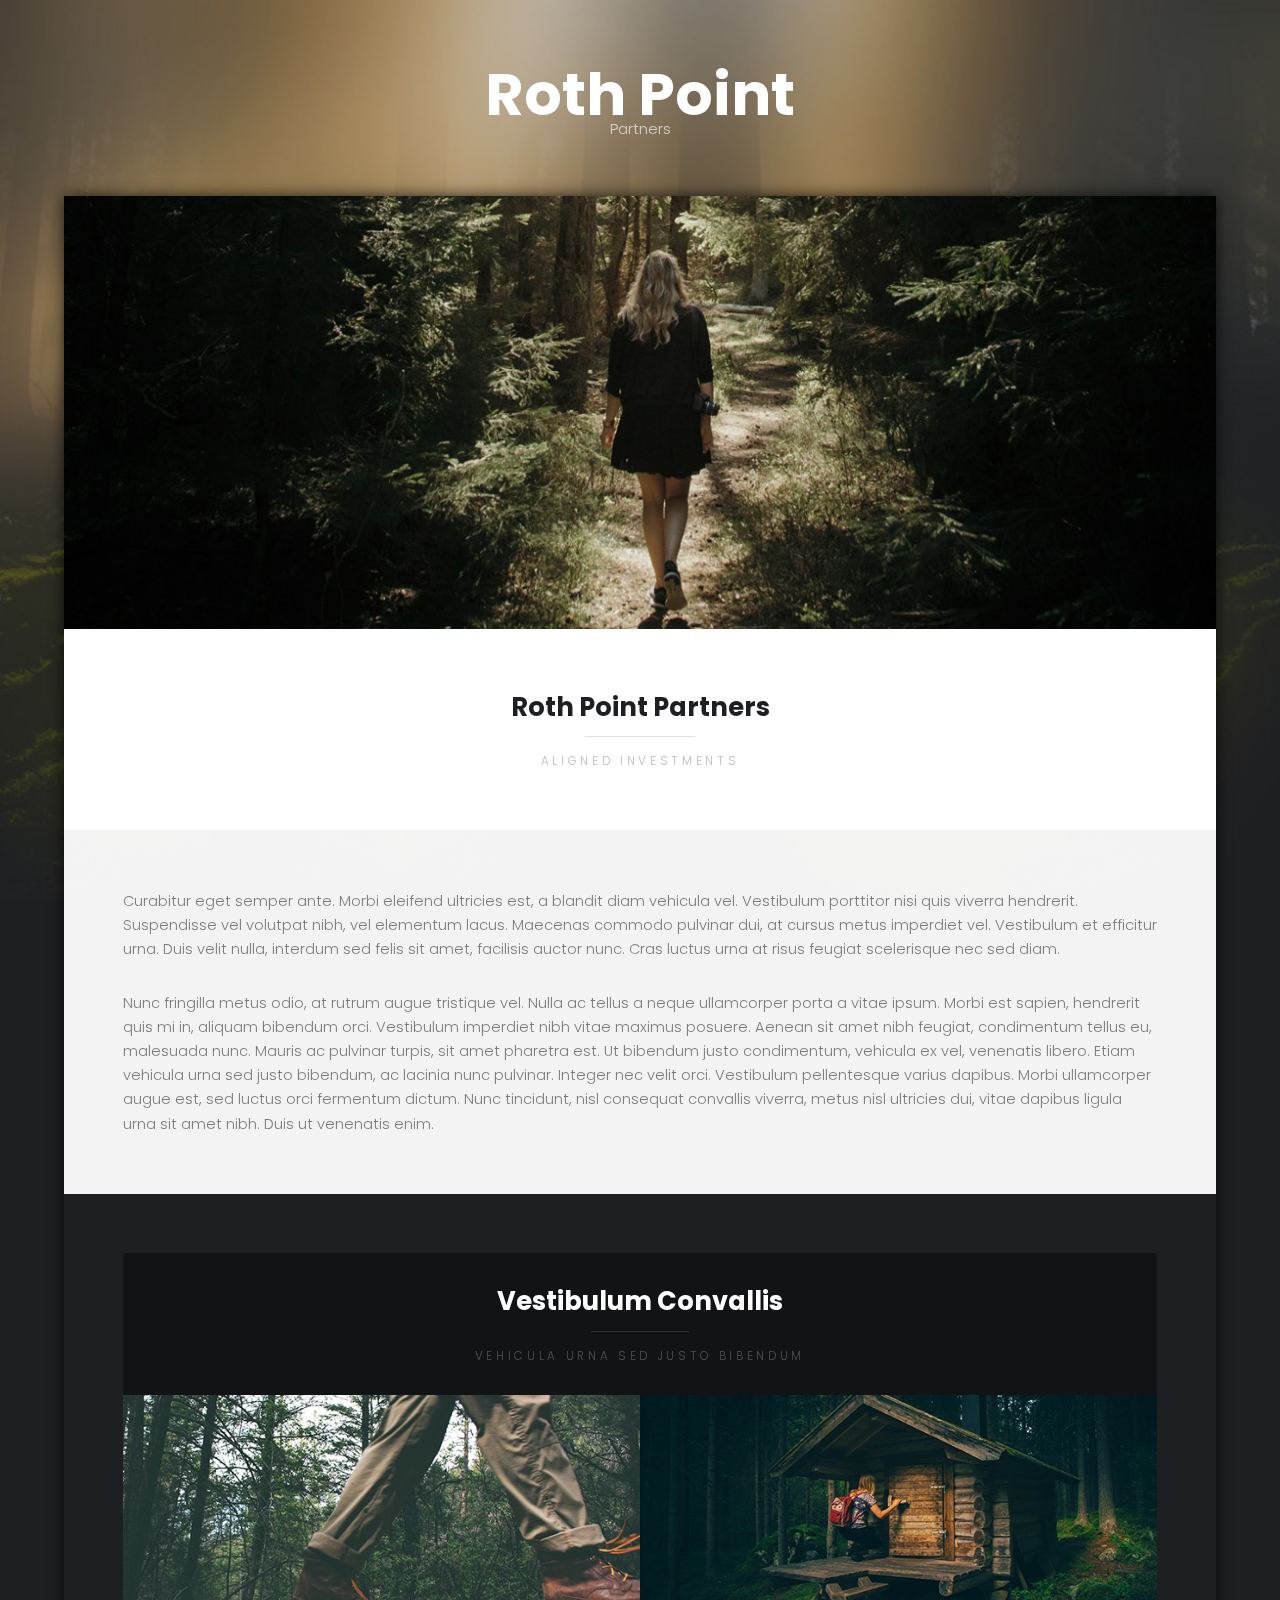
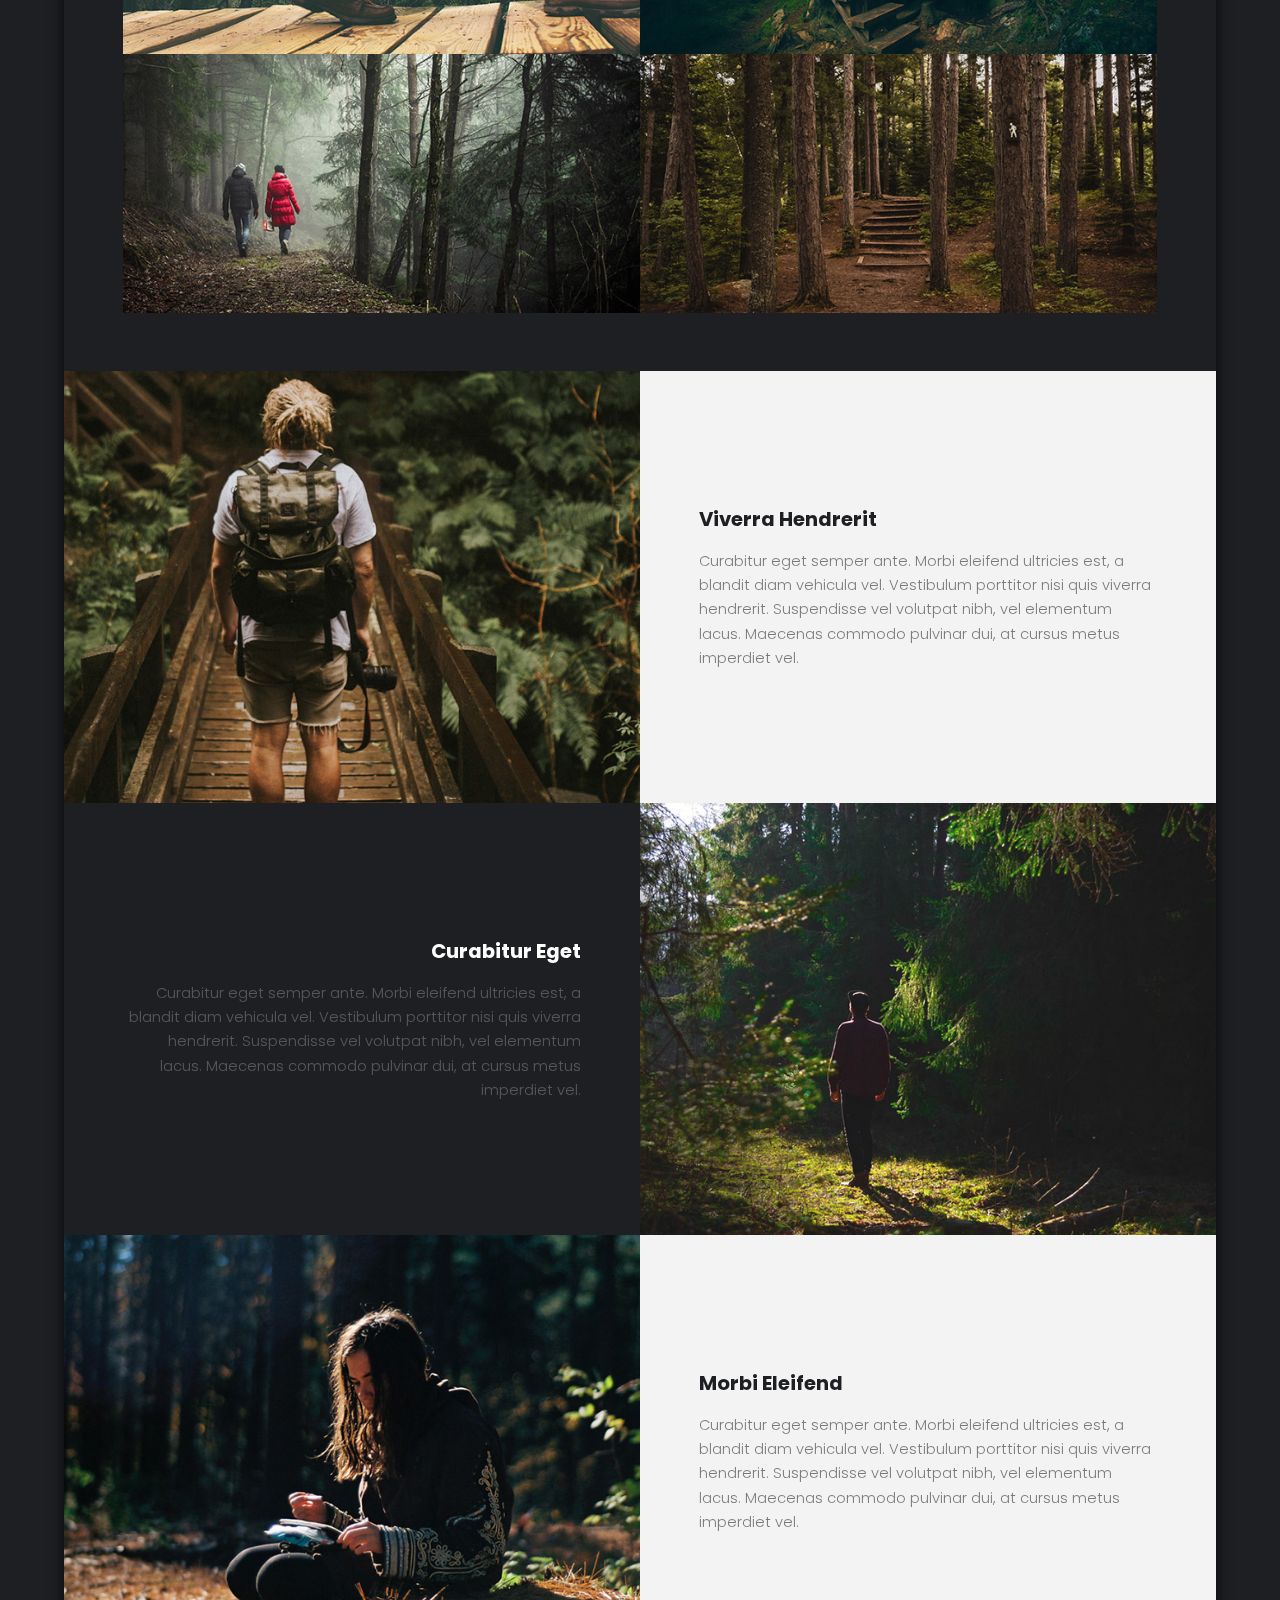
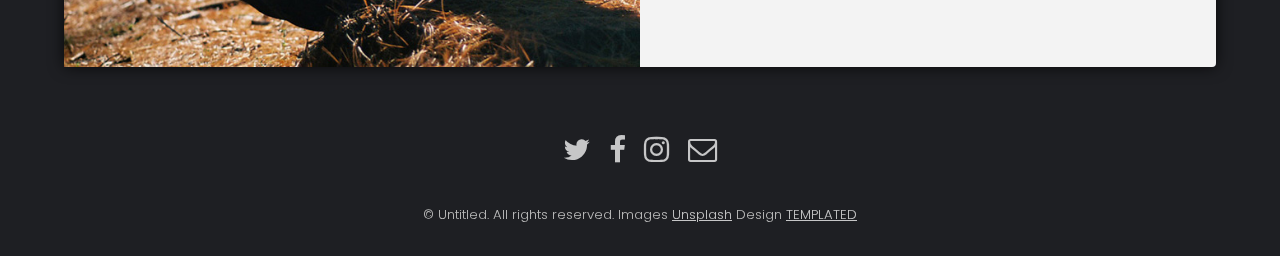
<file: index_template.html>
<!DOCTYPE HTML>
<html>
	<head>
		<title>Roth Point Partners</title>
		<meta charset="utf-8" />
		<meta name="viewport" content="width=device-width, initial-scale=1" />
		<link rel="stylesheet" href="assets/css/main.css" />
	</head>
	<body>

		<!-- Header -->
			<header id="header">
				<div class="logo"><a href="#">Roth Point<span>Partners</span></a></div>
			</header>

		<!-- Main -->
			<section id="main">
				<div class="inner">

				<!-- One -->
					<section id="one" class="wrapper style1">

						<div class="image fit flush">
							<img src="images/pic02.jpg" alt="" />
						</div>
						<header class="special">
							<h2>Roth Point Partners</h2>
							<p>Aligned Investments</p>
						</header>
						<div class="content">
							<p>Curabitur eget semper ante. Morbi eleifend ultricies est, a blandit diam vehicula vel. Vestibulum porttitor nisi quis viverra hendrerit. Suspendisse vel volutpat nibh, vel elementum lacus. Maecenas commodo pulvinar dui, at cursus metus imperdiet vel. Vestibulum et efficitur urna. Duis velit nulla, interdum sed felis sit amet, facilisis auctor nunc. Cras luctus urna at risus feugiat scelerisque nec sed diam. </p>
							<p>Nunc fringilla metus odio, at rutrum augue tristique vel. Nulla ac tellus a neque ullamcorper porta a vitae ipsum. Morbi est sapien, hendrerit quis mi in, aliquam bibendum orci. Vestibulum imperdiet nibh vitae maximus posuere. Aenean sit amet nibh feugiat, condimentum tellus eu, malesuada nunc. Mauris ac pulvinar turpis, sit amet pharetra est. Ut bibendum justo condimentum, vehicula ex vel, venenatis libero. Etiam vehicula urna sed justo bibendum, ac lacinia nunc pulvinar. Integer nec velit orci. Vestibulum pellentesque varius dapibus. Morbi ullamcorper augue est, sed luctus orci fermentum dictum. Nunc tincidunt, nisl consequat convallis viverra, metus nisl ultricies dui, vitae dapibus ligula urna sit amet nibh. Duis ut venenatis enim.</p>
						</div>
					</section>

				<!-- Two -->
					<section id="two" class="wrapper style2">
						<header>
							<h2>Vestibulum Convallis</h2>
							<p>vehicula urna sed justo bibendum</p>
						</header>
						<div class="content">
							<div class="gallery">
								<div>
									<div class="image fit flush">
										<a href="images/pic03.jpg"><img src="images/pic03.jpg" alt="" /></a>
									</div>
								</div>
								<div>
									<div class="image fit flush">
										<a href="images/pic01.jpg"><img src="images/pic01.jpg" alt="" /></a>
									</div>
								</div>
								<div>
									<div class="image fit flush">
										<a href="images/pic04.jpg"><img src="images/pic04.jpg" alt="" /></a>
									</div>
								</div>
								<div>
									<div class="image fit flush">
										<a href="images/pic05.jpg"><img src="images/pic05.jpg" alt="" /></a>
									</div>
								</div>
							</div>
						</div>
					</section>

				<!-- Three -->
					<section id="three" class="wrapper">
						<div class="spotlight">
							<div class="image flush"><img src="images/pic06.jpg" alt="" /></div>
							<div class="inner">
								<h3>Viverra Hendrerit</h3>
								<p>Curabitur eget semper ante. Morbi eleifend ultricies est, a blandit diam vehicula vel. Vestibulum porttitor nisi quis viverra hendrerit. Suspendisse vel volutpat nibh, vel elementum lacus. Maecenas commodo pulvinar dui, at cursus metus imperdiet vel.</p>
							</div>
						</div>
						<div class="spotlight alt">
							<div class="image flush"><img src="images/pic07.jpg" alt="" /></div>
							<div  class="inner">
								<h3>Curabitur Eget</h3>
								<p>Curabitur eget semper ante. Morbi eleifend ultricies est, a blandit diam vehicula vel. Vestibulum porttitor nisi quis viverra hendrerit. Suspendisse vel volutpat nibh, vel elementum lacus. Maecenas commodo pulvinar dui, at cursus metus imperdiet vel.</p>
							</div>
						</div>
						<div class="spotlight">
							<div class="image flush"><img src="images/pic08.jpg" alt="" /></div>
							<div class="inner">
								<h3>Morbi Eleifend</h3>
								<p>Curabitur eget semper ante. Morbi eleifend ultricies est, a blandit diam vehicula vel. Vestibulum porttitor nisi quis viverra hendrerit. Suspendisse vel volutpat nibh, vel elementum lacus. Maecenas commodo pulvinar dui, at cursus metus imperdiet vel.</p>
							</div>
						</div>
					</section>

				</div>
			</section>

		<!-- Footer -->
			<footer id="footer">
				<div class="container">
					<ul class="icons">
						<li><a href="#" class="icon fa-twitter"><span class="label">Twitter</span></a></li>
						<li><a href="#" class="icon fa-facebook"><span class="label">Facebook</span></a></li>
						<li><a href="#" class="icon fa-instagram"><span class="label">Instagram</span></a></li>
						<li><a href="#" class="icon fa-envelope-o"><span class="label">Email</span></a></li>
					</ul>
				</div>
				<div class="copyright">
					&copy; Untitled. All rights reserved. Images <a href="https://unsplash.com">Unsplash</a> Design <a href="https://templated.co">TEMPLATED</a>
				</div>
			</footer>

		<!-- Scripts -->
			<script src="assets/js/jquery.min.js"></script>
			<script src="assets/js/jquery.poptrox.min.js"></script>
			<script src="assets/js/skel.min.js"></script>
			<script src="assets/js/util.js"></script>
			<script src="assets/js/main.js"></script>

	</body>
</html>
</file>
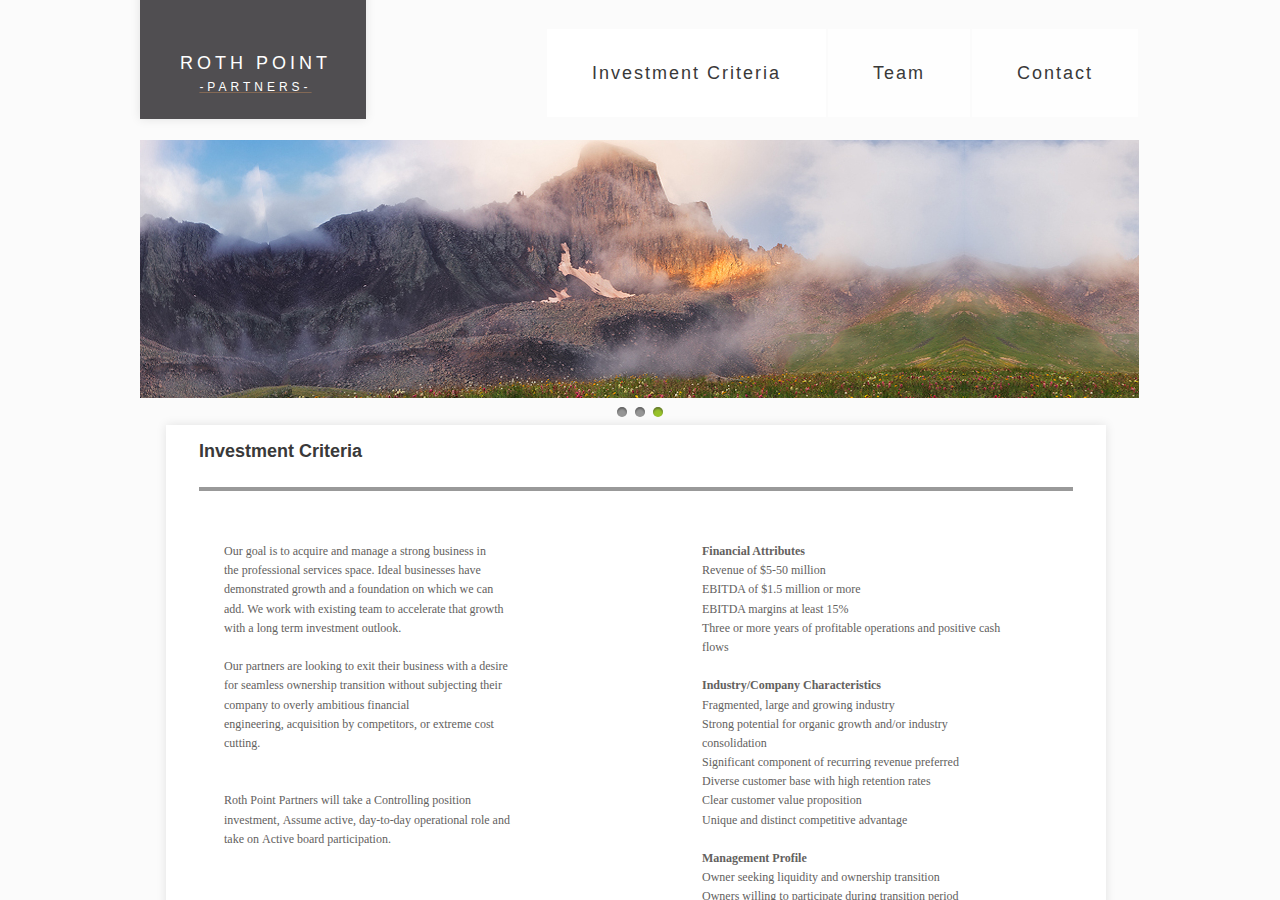
<file: Services.html>
<!DOCTYPE html>
<!-- saved from url=(0038)http://www.rothpoint.com/services.html -->
<html lang="en" dir="ltr" data-tcc-ignore=""><head><meta http-equiv="Content-Type" content="text/html; charset=UTF-8"><title>Services</title><meta http-equiv="X-UA-Compatible" content="IE=edge,chrome=1"><link rel="stylesheet" type="text/css" href="./Services_files/css"><link rel="stylesheet" type="text/css" href="./Services_files/css(1)"><link rel="stylesheet" type="text/css" href="./Services_files/site.css"><script> if (typeof ($sf) === "undefined") { $sf = { baseUrl: "https://img4.wsimg.com/wst/v7/WSB7_J_20160913_2248_WSB-16541_9413/v2", skin: "app", preload: 0, require: { jquery: "https://img4.wsimg.com/wst/v7/WSB7_J_20160913_2248_WSB-16541_9413/v2/libs/jquery/jq.js", paths: { "wsbcore": "common/wsb/core", "knockout": "libs/knockout/knockout" } } }; } </script><script id="duel" src="./Services_files/duel.js"></script><script charset="utf-8" async="" src="./Services_files/jq.js"></script><script> define('jquery', ['jq!starfield/jquery.mod'], function(m) { return m; }); define('appconfig', [], { documentDownloadBaseUrl: 'http://nebula.wsimg.com' }); </script><meta http-equiv="Content-Location" content="services.html"><meta name="generator" content="Starfield Technologies; Go Daddy Website Builder 7.0.5350"><meta property="og:type" content="website"><meta property="og:title" content="Services"><meta property="og:site_name" content="Roth Point Partners "><meta property="og:url" content="http://rothpoint.com/services.html"><meta property="og:image" content="//nebula.wsimg.com/fd3aa73f5ef29e8d24d88ab0990b2ef9?AccessKeyId=BF0A9D6AA268A2F1CBA9&amp;disposition=0&amp;alloworigin=1"><script charset="utf-8" async="" src="./Services_files/media.gallery.js"></script><script charset="utf-8" async="" src="./Services_files/cookiemanager.js"></script><script charset="utf-8" async="" src="./Services_files/iebackground.js"></script><script charset="utf-8" async="" src="./Services_files/util.window.js"></script><script charset="utf-8" async="" src="./Services_files/util.instances.js"></script><script charset="utf-8" async="" src="./Services_files/util.model.js"></script><script charset="utf-8" async="" src="./Services_files/documentHelper.js"></script></head><body><style type="text/css"> #wsb-element-bf419ce0-3af3-42bb-894a-c5a6add2f19a{top:28.5px;left:226px;position:absolute;z-index:29}#wsb-element-bf419ce0-3af3-42bb-894a-c5a6add2f19a{width:773px;height:88px}#wsb-element-8cb4f9e2-42f9-42b2-9e5f-d97400718293{top:1519px;left:625px;position:absolute;z-index:74}#wsb-element-8cb4f9e2-42f9-42b2-9e5f-d97400718293 .txt{width:300px;height:19px}#wsb-element-7d990f9d-5bf1-4c40-832b-9ea5e3763ddc{top:1463px;left:-16px;position:absolute;z-index:17}#wsb-element-7d990f9d-5bf1-4c40-832b-9ea5e3763ddc .wsb-shape{width:1000px;height:172px;box-sizing:content-box;-moz-box-sizing:content-box}#wsb-element-55160068-438c-4ada-bf00-23bd09745921{top:-25px;left:0px;position:absolute;z-index:30}#wsb-element-55160068-438c-4ada-bf00-23bd09745921 .wsb-shape{width:226px;height:144px;box-sizing:content-box;-moz-box-sizing:content-box}#wsb-element-4f18da0c-d2ff-4b9b-83f0-7cca5f13c370{top:1602px;left:29px;position:absolute;z-index:73}#wsb-element-4f18da0c-d2ff-4b9b-83f0-7cca5f13c370{width:630px;height:19px}#wsb-element-3244e211-01cc-496d-9d7b-da3d6b418367{top:1582px;left:29px;position:absolute;z-index:72}#wsb-element-3244e211-01cc-496d-9d7b-da3d6b418367 .wsb-line-element{width:940px;height:20px}#wsb-element-00645cd3-7d68-4be5-beb4-69f8e62bac5f{top:49px;left:39px;position:absolute;z-index:33}#wsb-element-00645cd3-7d68-4be5-beb4-69f8e62bac5f .txt{width:153px;height:47px}#wsb-element-f6996006-3814-427e-86b5-0d2c1327eefc{top:542px;left:84px;position:absolute;z-index:108}#wsb-element-f6996006-3814-427e-86b5-0d2c1327eefc .txt{width:300px;height:361px}#wsb-element-e8e72841-2cee-4478-a353-75b96071c53d{top:542px;left:562px;position:absolute;z-index:109}#wsb-element-e8e72841-2cee-4478-a353-75b96071c53d .txt{width:300px;height:399px}#wsb-element-d975dc90-10e5-402b-90ca-d201390c04ea{top:487px;left:59px;position:absolute;z-index:106}#wsb-element-d975dc90-10e5-402b-90ca-d201390c04ea .wsb-line-element{width:874px;height:20px}#wsb-element-d74e5581-77c2-4c99-a20b-7c0226887d46{top:489px;left:59px;position:absolute;z-index:107}#wsb-element-d74e5581-77c2-4c99-a20b-7c0226887d46 .wsb-line-element{width:874px;height:20px}#wsb-element-4ba67f44-d942-4d2b-b460-4d1c918897f9{top:425px;left:26px;position:absolute;z-index:75}#wsb-element-4ba67f44-d942-4d2b-b460-4d1c918897f9 .wsb-shape{width:940px;height:553px;box-sizing:content-box;-moz-box-sizing:content-box}#wsb-element-00676f32-cf34-4c73-a181-05f2600282ed{top:437px;left:59px;position:absolute;z-index:105}#wsb-element-00676f32-cf34-4c73-a181-05f2600282ed .txt{width:222px;height:28px}#wsb-element-e26ea522-096b-4e44-98b6-0e67320fa00c{top:140px;left:0px;position:absolute;z-index:16}#wsb-element-e26ea522-096b-4e44-98b6-0e67320fa00c>div{width:999px;height:292px}#wsb-element-f424d5e9-eddf-4a14-8dfe-590042f23419{top:1519px;left:29px;position:absolute;z-index:68}#wsb-element-f424d5e9-eddf-4a14-8dfe-590042f23419 .txt{width:621px;height:19px} </style><div class="wsb-canvas body" style="background-color: #fbfbfb; background-image: url(//nebula.wsimg.com/c4c19d7ee49bc493431140d3c9af6bf9?AccessKeyId=531592D248B589D87A56&amp;alloworigin=1); background-position-x: left; background-position-y: top; background-position: left top; background-repeat: repeat; position: fixed; top: 0; bottom: 0; left: 0; right: 0; width: 100%; height: 100%; overflow: hidden;"><div class="wsb-canvas-page-container" style="position: absolute; top: 0; bottom: 0; left: 0; right: 0; width: 100%; height: 100%; overflow: auto;"><div id="wsb-canvas-template-page" class="wsb-canvas-page page" style="height: 1635px; margin: auto; width: 1000px; background-color: transparent; position: relative; margin-top: 0px"><div id="wsb-canvas-template-container" style="position: absolute;"> <div id="wsb-element-bf419ce0-3af3-42bb-894a-c5a6add2f19a" class="wsb-element-navigation" data-type="element"> <div style="width: 773px; height: 88px;" class="wsb-nav nav_theme nav-text-center nav-horizontal nav-btn-right wsb-navigation-rendered-top-level-container" id="wsb-nav-bf419ce0-3af3-42bb-894a-c5a6add2f19a"><style> #wsb-nav-bf419ce0-3af3-42bb-894a-c5a6add2f19a.wsb-navigation-rendered-top-level-container ul > li:hover, #wsb-nav-bf419ce0-3af3-42bb-894a-c5a6add2f19a.wsb-navigation-rendered-top-level-container ul > li:hover > a, #wsb-nav-bf419ce0-3af3-42bb-894a-c5a6add2f19a.wsb-navigation-rendered-top-level-container ul > li.active:hover, #wsb-nav-bf419ce0-3af3-42bb-894a-c5a6add2f19a.wsb-navigation-rendered-top-level-container ul > li.active > a:hover, #wsb-nav-bf419ce0-3af3-42bb-894a-c5a6add2f19a.wsb-navigation-rendered-top-level-container ul > li.active .nav-subnav li:hover, #wsb-nav-bf419ce0-3af3-42bb-894a-c5a6add2f19a.wsb-navigation-rendered-top-level-container ul > li.active .nav-subnav li:hover > a {background-color: !important;color: !important;} </style><ul class="wsb-navigation-rendered-top-level-menu "><li style="width: auto" class="active"><a href="http://www.rothpoint.com/services.html" target="" data-title="Investment Criteria" data-pageid="00000000-0000-0000-0000-000010795069" data-url="services.html">Investment Criteria</a></li><li style="width: auto"><a href="http://www.rothpoint.com/team.html" target="" data-title="Team" data-pageid="08cf558a-4b29-406b-9a9b-6e6039669ba6" data-url="team.html">Team</a></li><li style="width: auto"><a href="http://www.rothpoint.com/contact-us.html" target="" data-title="Contact" data-pageid="00000000-0000-0000-0000-000000336329" data-url="contact-us.html">Contact</a></li></ul></div> </div><div id="wsb-element-8cb4f9e2-42f9-42b2-9e5f-d97400718293" class="wsb-element-text" data-type="element"> <div class="txt "><p><span itemscope="itemscope" itemtype="http://schema.org/Organization"><span itemprop="name">Roth Point Partners </span></span> © 2013 &nbsp;|&nbsp;&nbsp;All Rights Reserved</p></div> </div><div id="wsb-element-7d990f9d-5bf1-4c40-832b-9ea5e3763ddc" class="wsb-element-shape" data-type="element"> <div class="wsb-shape shape_footer "></div> </div><div id="wsb-element-55160068-438c-4ada-bf00-23bd09745921" class="wsb-element-shape" data-type="element"> <div class="wsb-shape shape_logo "></div> </div><div id="wsb-element-4f18da0c-d2ff-4b9b-83f0-7cca5f13c370" class="wsb-element-navigation" data-type="element"> <div style="width: 630px; height: 19px;" class="wsb-nav nav_footer nav-text-center nav-horizontal nav-btn-left wsb-navigation-rendered-top-level-container" id="wsb-nav-4f18da0c-d2ff-4b9b-83f0-7cca5f13c370"><style> #wsb-nav-4f18da0c-d2ff-4b9b-83f0-7cca5f13c370.wsb-navigation-rendered-top-level-container ul > li:hover, #wsb-nav-4f18da0c-d2ff-4b9b-83f0-7cca5f13c370.wsb-navigation-rendered-top-level-container ul > li:hover > a, #wsb-nav-4f18da0c-d2ff-4b9b-83f0-7cca5f13c370.wsb-navigation-rendered-top-level-container ul > li.active:hover, #wsb-nav-4f18da0c-d2ff-4b9b-83f0-7cca5f13c370.wsb-navigation-rendered-top-level-container ul > li.active > a:hover, #wsb-nav-4f18da0c-d2ff-4b9b-83f0-7cca5f13c370.wsb-navigation-rendered-top-level-container ul > li.active .nav-subnav li:hover, #wsb-nav-4f18da0c-d2ff-4b9b-83f0-7cca5f13c370.wsb-navigation-rendered-top-level-container ul > li.active .nav-subnav li:hover > a {background-color: !important;color: !important;} </style><ul class="wsb-navigation-rendered-top-level-menu "><li style="width: auto"><a href="http://www.rothpoint.com/home.html" target="" data-title="Home" data-pageid="00000000-0000-0000-0000-000000335616" data-url="home.html">Home</a></li><li style="width: auto"><a href="http://www.rothpoint.com/contact-us.html" target="" data-title="Contact Us" data-pageid="00000000-0000-0000-0000-000000336329" data-url="contact-us.html">Contact Us</a></li><li style="width: auto" class="active"><a href="http://www.rothpoint.com/services.html" target="" data-title="Investment Criteria" data-pageid="00000000-0000-0000-0000-000010795069" data-url="services.html">Investment Criteria</a></li><li style="width: auto"><a href="http://www.rothpoint.com/team.html" target="" data-title="Team" data-pageid="08cf558a-4b29-406b-9a9b-6e6039669ba6" data-url="team.html">Team</a></li></ul></div> </div><div id="wsb-element-3244e211-01cc-496d-9d7b-da3d6b418367" class="wsb-element-line" data-type="element"> <div class="wsb-line-element" style="width: 940px; height: 20px; width: 940px;border-top: 1px solid #ccc;opacity: 1;filter: alpha(opacity=1);"></div> </div><div id="wsb-element-00645cd3-7d68-4be5-beb4-69f8e62bac5f" class="wsb-element-text" data-type="element"> <div class="txt "><h4 style="text-align: center;"><a href="http://www.rothpoint.com/home.html" target=""><font color="#ffffff" face="Arial, sans-serif"><span style="font-weight: 300; letter-spacing: 4px; text-transform: uppercase;">Roth Point</span></font></a></h4><p style="text-align: center;"><a href="http://www.rothpoint.com/home.html" target=""><font color="#ffffff" face="Arial, sans-serif"><span style="font-weight: 300; letter-spacing: 4px; text-transform: uppercase;">-Partners-</span></font></a><br></p></div> </div><div id="wsb-element-f6996006-3814-427e-86b5-0d2c1327eefc" class="wsb-element-text" data-type="element"> <div class="txt "><p>Our goal is to acquire and manage a strong business in the&nbsp;professional&nbsp;services&nbsp;space. Ideal businesses have demonstrated&nbsp;growth and a foundation on which we can add.&nbsp;We work with existing team to accelerate that growth with a long term investment outlook. <br></p><p><br></p><p>Our partners are looking to exit their business with a desire for&nbsp;seamless ownership transition without subjecting their company to overly ambitious financial engineering,&nbsp;acquisition by&nbsp;competitors, or extreme cost cutting.<br></p><p><br></p><p><br>Roth Point Partners will take a&nbsp;Controlling position investment,&nbsp;Assume active, day-to-day operational role and take on&nbsp;Active board participation.<br><br>&nbsp;<br><br></p></div> </div><div id="wsb-element-e8e72841-2cee-4478-a353-75b96071c53d" class="wsb-element-text" data-type="element"> <div class="txt "><p><strong>Financial Attributes</strong><br>Revenue of $5-50 million<br>EBITDA of $1.5 million or more<br>EBITDA margins at least 15%<br>Three or more years of profitable operations and positive cash flows<br><br><strong>Industry/Company Characteristics<br></strong>Fragmented, large and growing industry<br>Strong potential for organic growth and/or industry consolidation<br>Significant component of recurring revenue preferred<br>Diverse customer base with high retention rates<br>Clear customer value proposition<br>Unique and distinct competitive advantage<br><br><strong>Management Profile<br></strong>Owner seeking liquidity and ownership transition<br>Owners willing to participate during transition period<br>Strong middle management team willing to remain with the company<br></p></div> </div><div id="wsb-element-d975dc90-10e5-402b-90ca-d201390c04ea" class="wsb-element-line" data-type="element"> <div class="wsb-line-element" style="width: 874px; height: 20px; width: 874px;border-top: 2px solid #999;opacity: 1;filter: alpha(opacity=1);"></div> </div><div id="wsb-element-d74e5581-77c2-4c99-a20b-7c0226887d46" class="wsb-element-line" data-type="element"> <div class="wsb-line-element" style="width: 874px; height: 20px; width: 874px;border-top: 2px solid #999;opacity: 1;filter: alpha(opacity=1);"></div> </div><div id="wsb-element-4ba67f44-d942-4d2b-b460-4d1c918897f9" class="wsb-element-shape" data-type="element"> <div class="wsb-shape shape_callboxbg "></div> </div><div id="wsb-element-00676f32-cf34-4c73-a181-05f2600282ed" class="wsb-element-text" data-type="element"> <div class="txt "><h4>Investment Criteria</h4><p></p></div> </div><div id="wsb-element-e26ea522-096b-4e44-98b6-0e67320fa00c" class="wsb-element-gallery" data-type="element"> <div class="false "><div id="desktop-e26ea522-096b-4e44-98b6-0e67320fa00c" class="wsb-media-gallery" style="height: 292px; width: 999px;"><ul class="wsb-media-gallery-slider" style="margin-left: 0px; width: 999px; height: 258px;"><li class="" style="width: 999px; left: 0px; z-index: 17; display: none;"><img src="./Services_files/fd3aa73f5ef29e8d24d88ab0990b2ef9" class="autosize" style="width: 999px; height: auto; left: 0px; top: -204.166px;"></li><li class="" style="width: 999px; left: 0px; z-index: 17; display: none;"><img src="./Services_files/79ea39a47dbd0d37995c4b7200acf960" class="autosize" style="width: 999px; height: auto; left: 0px; top: -151.969px;"></li><li class="" style="width: 999px; left: 0px; z-index: 17; display: list-item;"><img src="./Services_files/24d41cc9373a6843aff080faf997a252" class="autosize" style="width: 999px; height: auto; left: 0px; top: -17px;"></li></ul><ul class="wsb-media-gallery-pagination"><li class=""></li><li class=""></li><li class="active"></li></ul></div></div><script type="text/javascript"> require(['designer/app/builder/ui/controls/media/gallery/media.gallery'], function (gallery) { var $element = $('#desktop-e26ea522-096b-4e44-98b6-0e67320fa00c.wsb-media-gallery'); var model = { ID: 'e26ea522-096b-4e44-98b6-0e67320fa00c', mode: 'desktop', preview: false, Layer: 16, Width: '999px', Height: '292px', GalleryAssets: [{"id":"fd3aa73f5ef29e8d24d88ab0990b2ef9:BF0A9D6AA268A2F1CBA9","src":"//nebula.wsimg.com/fd3aa73f5ef29e8d24d88ab0990b2ef9?AccessKeyId=BF0A9D6AA268A2F1CBA9&disposition=0&alloworigin=1","caption":"","link":"","type":"image"},{"id":"79ea39a47dbd0d37995c4b7200acf960:BF0A9D6AA268A2F1CBA9","src":"//nebula.wsimg.com/79ea39a47dbd0d37995c4b7200acf960?AccessKeyId=BF0A9D6AA268A2F1CBA9&disposition=0&alloworigin=1","caption":"","link":"","type":"image"},{"id":"24d41cc9373a6843aff080faf997a252:BF0A9D6AA268A2F1CBA9","src":"//nebula.wsimg.com/24d41cc9373a6843aff080faf997a252?AccessKeyId=BF0A9D6AA268A2F1CBA9&disposition=0&alloworigin=1","caption":"","link":"","type":"image"}], GalleryAutoStart: true, GalleryCaption: true, GalleryAutoSize: true, GallerySpeed: 4, GalleryTheme: 1, GalleryTransition: 'Fade' }; gallery.render($element, model); }); </script> </div><div id="wsb-element-f424d5e9-eddf-4a14-8dfe-590042f23419" class="wsb-element-text" data-type="element"> <div class="txt "><p><span class="editor_footer">Boston, MA &nbsp; &nbsp; |&nbsp; &nbsp; &nbsp;<a href="mailto:info@RothPoint.com" target="_blank">info@RothPoint.com</a></span></p></div> </div> </div></div><div id="wsb-canvas-template-footer" class="wsb-canvas-page-footer footer" style="margin: auto; min-height:100px; height: 100px; width: 1000px; position: relative;"><div id="wsb-canvas-template-footer-container" class="footer-container" style="position: absolute">  </div></div><div class="view-as-mobile" style="padding:10px;position:relative;text-align:center;display:none;"><a href="http://www.rothpoint.com/services.html#" onclick="return false;">View on Mobile</a></div></div></div><script type="text/javascript"> require(['jquery', 'common/cookiemanager/cookiemanager', 'designer/iebackground/iebackground'], function ($, cookieManager, bg) { if (cookieManager.getCookie("WSB.ForceDesktop")) { $('.view-as-mobile', '.wsb-canvas-page-container').show().find('a').bind('click', function () { cookieManager.eraseCookie("WSB.ForceDesktop"); window.location.reload(true); }); } bg.fixBackground(); }); </script></body></html>
</file>
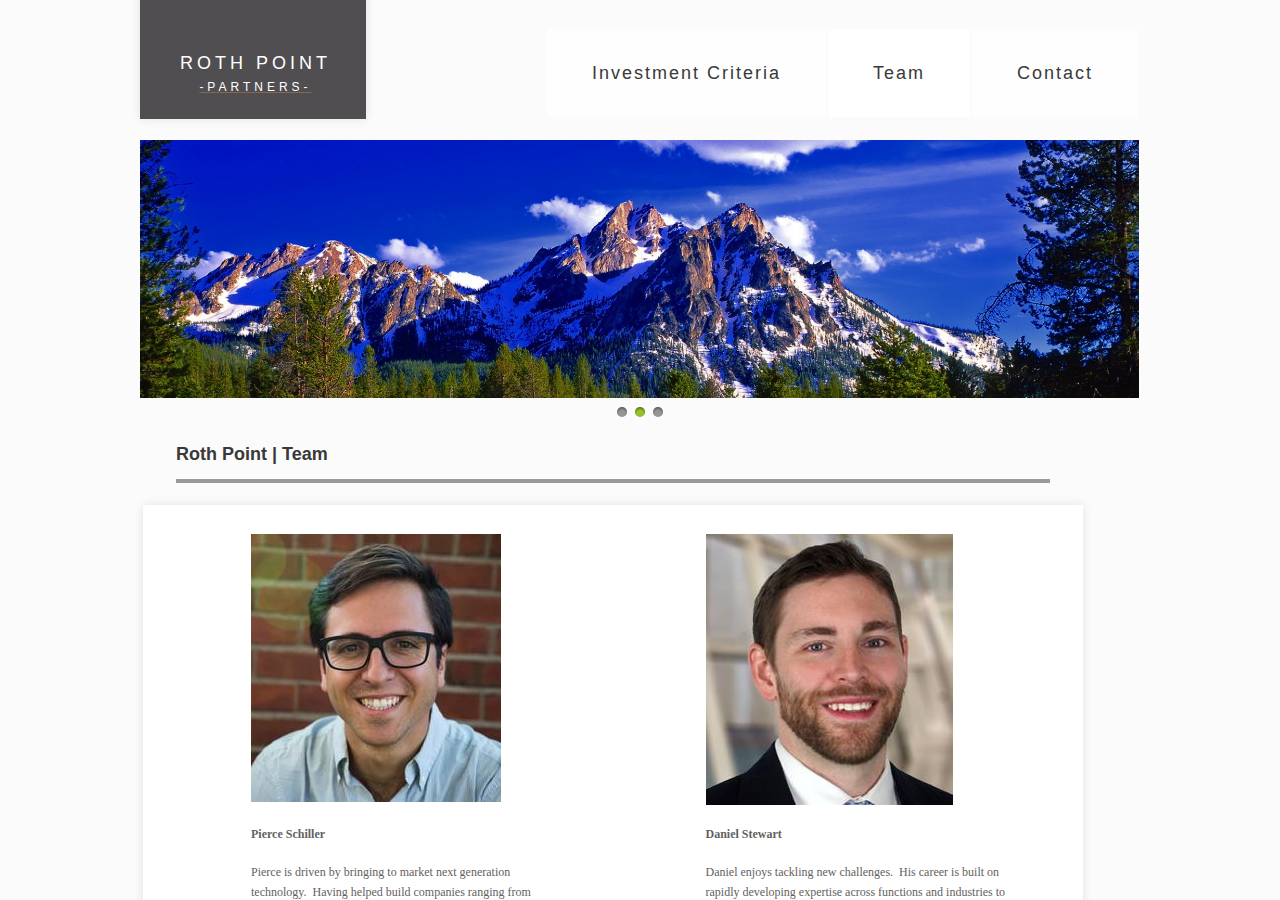
<file: Team.html>
<!DOCTYPE html>
<!-- saved from url=(0034)http://www.rothpoint.com/team.html -->
<html lang="en" dir="ltr" data-tcc-ignore=""><head><meta http-equiv="Content-Type" content="text/html; charset=UTF-8"><title>Team</title><meta http-equiv="X-UA-Compatible" content="IE=edge,chrome=1"><link rel="stylesheet" type="text/css" href="./Team_files/css"><link rel="stylesheet" type="text/css" href="./Team_files/css(1)"><link rel="stylesheet" type="text/css" href="./Team_files/site.css"><script> if (typeof ($sf) === "undefined") { $sf = { baseUrl: "https://img4.wsimg.com/wst/v7/WSB7_J_20160913_2248_WSB-16541_9413/v2", skin: "app", preload: 0, require: { jquery: "https://img4.wsimg.com/wst/v7/WSB7_J_20160913_2248_WSB-16541_9413/v2/libs/jquery/jq.js", paths: { "wsbcore": "common/wsb/core", "knockout": "libs/knockout/knockout" } } }; } </script><script id="duel" src="./Team_files/duel.js"></script><script charset="utf-8" async="" src="./Team_files/jq.js"></script><script> define('jquery', ['jq!starfield/jquery.mod'], function(m) { return m; }); define('appconfig', [], { documentDownloadBaseUrl: 'http://nebula.wsimg.com' }); </script><meta http-equiv="Content-Location" content="team.html"><meta name="generator" content="Starfield Technologies; Go Daddy Website Builder 7.0.5350"><meta property="og:type" content="website"><meta property="og:title" content="Team"><meta property="og:site_name" content="Roth Point Partners "><meta property="og:url" content="http://rothpoint.com/team.html"><meta property="og:image" content="//nebula.wsimg.com/a77bc67e1e09a0e84b6506ca6af8d809?AccessKeyId=BF0A9D6AA268A2F1CBA9&amp;disposition=0&amp;alloworigin=1"><script charset="utf-8" async="" src="./Team_files/media.gallery.js"></script><script charset="utf-8" async="" src="./Team_files/cookiemanager.js"></script><script charset="utf-8" async="" src="./Team_files/iebackground.js"></script><script charset="utf-8" async="" src="./Team_files/util.instances.js"></script><script charset="utf-8" async="" src="./Team_files/util.model.js"></script><script charset="utf-8" async="" src="./Team_files/documentHelper.js"></script><script charset="utf-8" async="" src="./Team_files/util.window.js"></script></head><body><style type="text/css"> #wsb-element-e26ea522-096b-4e44-98b6-0e67320fa00c{top:140px;left:0px;position:absolute;z-index:16}#wsb-element-e26ea522-096b-4e44-98b6-0e67320fa00c>div{width:999px;height:292px}#wsb-element-a3146552-2b9a-4da8-bff9-e13cb83c5e5e{top:825px;left:111px;position:absolute;z-index:120}#wsb-element-a3146552-2b9a-4da8-bff9-e13cb83c5e5e .txt{width:300px;height:532px}#wsb-element-7527d6fa-2431-4fe3-ba1b-7e52db990108{top:479px;left:36px;position:absolute;z-index:117}#wsb-element-7527d6fa-2431-4fe3-ba1b-7e52db990108 .wsb-line-element{width:874px;height:20px}#wsb-element-bf419ce0-3af3-42bb-894a-c5a6add2f19a{top:28.5px;left:226px;position:absolute;z-index:29}#wsb-element-bf419ce0-3af3-42bb-894a-c5a6add2f19a{width:773px;height:88px}#wsb-element-8cb4f9e2-42f9-42b2-9e5f-d97400718293{top:1519px;left:625px;position:absolute;z-index:74}#wsb-element-8cb4f9e2-42f9-42b2-9e5f-d97400718293 .txt{width:300px;height:19px}#wsb-element-7d990f9d-5bf1-4c40-832b-9ea5e3763ddc{top:1463px;left:-16px;position:absolute;z-index:17}#wsb-element-7d990f9d-5bf1-4c40-832b-9ea5e3763ddc .wsb-shape{width:1000px;height:172px;box-sizing:content-box;-moz-box-sizing:content-box}#wsb-element-55160068-438c-4ada-bf00-23bd09745921{top:-25px;left:0px;position:absolute;z-index:30}#wsb-element-55160068-438c-4ada-bf00-23bd09745921 .wsb-shape{width:226px;height:144px;box-sizing:content-box;-moz-box-sizing:content-box}#wsb-element-c5ac89f3-8561-4d8a-a1e5-2ef54cfebf1e{top:440px;left:36px;position:absolute;z-index:119}#wsb-element-c5ac89f3-8561-4d8a-a1e5-2ef54cfebf1e .txt{width:222px;height:28px}#wsb-element-bb01076d-96b3-46d5-92dc-d9434ebef4f7{top:481px;left:36px;position:absolute;z-index:118}#wsb-element-bb01076d-96b3-46d5-92dc-d9434ebef4f7 .wsb-line-element{width:874px;height:20px}#wsb-element-b599eaeb-0df6-4eed-9050-c1add82b2bb7{top:534px;left:565.5px;position:absolute;z-index:125}#wsb-element-b599eaeb-0df6-4eed-9050-c1add82b2bb7 .wsb-image-inner{}#wsb-element-b599eaeb-0df6-4eed-9050-c1add82b2bb7 .wsb-image-inner div{width:247px;height:271px;position:relative;overflow:hidden}#wsb-element-b599eaeb-0df6-4eed-9050-c1add82b2bb7 img{position:absolute}#wsb-element-f424d5e9-eddf-4a14-8dfe-590042f23419{top:1519px;left:29px;position:absolute;z-index:68}#wsb-element-f424d5e9-eddf-4a14-8dfe-590042f23419 .txt{width:621px;height:19px}#wsb-element-00645cd3-7d68-4be5-beb4-69f8e62bac5f{top:49px;left:39px;position:absolute;z-index:33}#wsb-element-00645cd3-7d68-4be5-beb4-69f8e62bac5f .txt{width:153px;height:47px}#wsb-element-c0da452a-1524-459f-83a9-225486a4f74d{top:505px;left:3px;position:absolute;z-index:116}#wsb-element-c0da452a-1524-459f-83a9-225486a4f74d .wsb-shape{width:940px;height:916px;box-sizing:content-box;-moz-box-sizing:content-box}#wsb-element-b9902475-5d66-480f-a857-bf4784b062ac{top:534px;left:111px;position:absolute;z-index:124}#wsb-element-b9902475-5d66-480f-a857-bf4784b062ac .wsb-image-inner{}#wsb-element-b9902475-5d66-480f-a857-bf4784b062ac .wsb-image-inner div{width:250px;height:268.47px;position:relative;overflow:hidden}#wsb-element-b9902475-5d66-480f-a857-bf4784b062ac img{position:absolute}#wsb-element-4f18da0c-d2ff-4b9b-83f0-7cca5f13c370{top:1602px;left:29px;position:absolute;z-index:73}#wsb-element-4f18da0c-d2ff-4b9b-83f0-7cca5f13c370{width:630px;height:19px}#wsb-element-3244e211-01cc-496d-9d7b-da3d6b418367{top:1582px;left:29px;position:absolute;z-index:72}#wsb-element-3244e211-01cc-496d-9d7b-da3d6b418367 .wsb-line-element{width:940px;height:20px}#wsb-element-29f6fd6b-95d4-434c-b0d2-b230abda7a1b{top:825px;left:565.5px;position:absolute;z-index:121}#wsb-element-29f6fd6b-95d4-434c-b0d2-b230abda7a1b .txt{width:311px;height:551px} </style><div class="wsb-canvas body" style="background-color: #fbfbfb; background-image: url(//nebula.wsimg.com/c4c19d7ee49bc493431140d3c9af6bf9?AccessKeyId=531592D248B589D87A56&amp;alloworigin=1); background-position-x: left; background-position-y: top; background-position: left top; background-repeat: repeat; position: fixed; top: 0; bottom: 0; left: 0; right: 0; width: 100%; height: 100%; overflow: hidden;"><div class="wsb-canvas-page-container" style="position: absolute; top: 0; bottom: 0; left: 0; right: 0; width: 100%; height: 100%; overflow: auto;"><div id="wsb-canvas-template-page" class="wsb-canvas-page page" style="height: 1635px; margin: auto; width: 1000px; background-color: transparent; position: relative; margin-top: 0px"><div id="wsb-canvas-template-container" style="position: absolute;"> <div id="wsb-element-e26ea522-096b-4e44-98b6-0e67320fa00c" class="wsb-element-gallery" data-type="element"> <div class="false "><div id="desktop-e26ea522-096b-4e44-98b6-0e67320fa00c" class="wsb-media-gallery" style="height: 292px; width: 999px;"><ul class="wsb-media-gallery-slider" style="margin-left: 0px; width: 999px; height: 258px;"><li class="" style="width: 999px; left: 0px; z-index: 17; display: none;"><img src="./Team_files/fd3aa73f5ef29e8d24d88ab0990b2ef9" class="autosize" style="width: 999px; height: auto; left: 0px; top: -204.166px;"></li><li class="" style="width: 999px; left: 0px; z-index: 17; display: list-item;"><img src="./Team_files/79ea39a47dbd0d37995c4b7200acf960" class="autosize" style="width: 999px; height: auto; left: 0px; top: -151.969px;"></li><li class="" style="width: 999px; left: 999px;"><img src="./Team_files/24d41cc9373a6843aff080faf997a252" class="autosize" style="width: 999px; height: auto; left: 0px; top: -17px;"></li></ul><ul class="wsb-media-gallery-pagination"><li class=""></li><li class="active"></li><li></li></ul></div></div><script type="text/javascript"> require(['designer/app/builder/ui/controls/media/gallery/media.gallery'], function (gallery) { var $element = $('#desktop-e26ea522-096b-4e44-98b6-0e67320fa00c.wsb-media-gallery'); var model = { ID: 'e26ea522-096b-4e44-98b6-0e67320fa00c', mode: 'desktop', preview: false, Layer: 16, Width: '999px', Height: '292px', GalleryAssets: [{"id":"fd3aa73f5ef29e8d24d88ab0990b2ef9:BF0A9D6AA268A2F1CBA9","src":"//nebula.wsimg.com/fd3aa73f5ef29e8d24d88ab0990b2ef9?AccessKeyId=BF0A9D6AA268A2F1CBA9&disposition=0&alloworigin=1","caption":"","link":"","type":"image"},{"id":"79ea39a47dbd0d37995c4b7200acf960:BF0A9D6AA268A2F1CBA9","src":"//nebula.wsimg.com/79ea39a47dbd0d37995c4b7200acf960?AccessKeyId=BF0A9D6AA268A2F1CBA9&disposition=0&alloworigin=1","caption":"","link":"","type":"image"},{"id":"24d41cc9373a6843aff080faf997a252:BF0A9D6AA268A2F1CBA9","src":"//nebula.wsimg.com/24d41cc9373a6843aff080faf997a252?AccessKeyId=BF0A9D6AA268A2F1CBA9&disposition=0&alloworigin=1","caption":"","link":"","type":"image"}], GalleryAutoStart: true, GalleryCaption: true, GalleryAutoSize: true, GallerySpeed: 4, GalleryTheme: 1, GalleryTransition: 'Fade' }; gallery.render($element, model); }); </script> </div><div id="wsb-element-a3146552-2b9a-4da8-bff9-e13cb83c5e5e" class="wsb-element-text" data-type="element"> <div class="txt "><p><strong>Pierce Schiller<br></strong><br>Pierce is driven by&nbsp;bringing to market&nbsp;next generation technology.&nbsp;&nbsp;Having&nbsp;helped build companies ranging from early-stage biotech to consumer electronics,&nbsp;Pierce brings a multifaceted&nbsp;perspective&nbsp;to the projects and&nbsp;industries he focuses on with experience both as a hands-on entrepreneur&nbsp;and a classically trained Venture Capital investor.<br><br>Prior to graduating from Harvard Business School, Pierce&nbsp;founded four startups - the first, a VC-backed microbial fuel cell startup,&nbsp;and the most recent,&nbsp;a consumer facing semiconductor manufacturer.&nbsp; He is currently CEO of TarDisk, LLC where he has built a privately held, global team&nbsp;with products recognized by news sources such as Techcrunch.&nbsp;&nbsp;Pierce&nbsp;attributes his commercial success&nbsp;to&nbsp;a focus on&nbsp;solving traditional problems with cutting edge technologies.&nbsp;<br><br>Pierce enjoys working with groups of motivated people, to help bring ideas and expertise together under a strategic plan. With a focus on next generation technology, Pierce is grounded in practicality having had broad exposure to different businesses, functions and perspectives through startup, licensing and venture capital roles. As he is quoted in saying he is "always eager" to combine his experience with&nbsp;'hands-on'&nbsp;action.<br></p></div> </div><div id="wsb-element-7527d6fa-2431-4fe3-ba1b-7e52db990108" class="wsb-element-line" data-type="element"> <div class="wsb-line-element" style="width: 874px; height: 20px; width: 874px;border-top: 2px solid #999;opacity: 1;filter: alpha(opacity=1);"></div> </div><div id="wsb-element-bf419ce0-3af3-42bb-894a-c5a6add2f19a" class="wsb-element-navigation" data-type="element"> <div style="width: 773px; height: 88px;" class="wsb-nav nav_theme nav-text-center nav-horizontal nav-btn-right wsb-navigation-rendered-top-level-container" id="wsb-nav-bf419ce0-3af3-42bb-894a-c5a6add2f19a"><style> #wsb-nav-bf419ce0-3af3-42bb-894a-c5a6add2f19a.wsb-navigation-rendered-top-level-container ul > li:hover, #wsb-nav-bf419ce0-3af3-42bb-894a-c5a6add2f19a.wsb-navigation-rendered-top-level-container ul > li:hover > a, #wsb-nav-bf419ce0-3af3-42bb-894a-c5a6add2f19a.wsb-navigation-rendered-top-level-container ul > li.active:hover, #wsb-nav-bf419ce0-3af3-42bb-894a-c5a6add2f19a.wsb-navigation-rendered-top-level-container ul > li.active > a:hover, #wsb-nav-bf419ce0-3af3-42bb-894a-c5a6add2f19a.wsb-navigation-rendered-top-level-container ul > li.active .nav-subnav li:hover, #wsb-nav-bf419ce0-3af3-42bb-894a-c5a6add2f19a.wsb-navigation-rendered-top-level-container ul > li.active .nav-subnav li:hover > a {background-color: !important;color: !important;} </style><ul class="wsb-navigation-rendered-top-level-menu "><li style="width: auto"><a href="http://www.rothpoint.com/services.html" target="" data-title="Investment Criteria" data-pageid="00000000-0000-0000-0000-000010795069" data-url="services.html">Investment Criteria</a></li><li style="width: auto" class="active"><a href="http://www.rothpoint.com/team.html" target="" data-title="Team" data-pageid="08cf558a-4b29-406b-9a9b-6e6039669ba6" data-url="team.html">Team</a></li><li style="width: auto"><a href="http://www.rothpoint.com/contact-us.html" target="" data-title="Contact" data-pageid="00000000-0000-0000-0000-000000336329" data-url="contact-us.html">Contact</a></li></ul></div> </div><div id="wsb-element-8cb4f9e2-42f9-42b2-9e5f-d97400718293" class="wsb-element-text" data-type="element"> <div class="txt "><p><span itemscope="itemscope" itemtype="http://schema.org/Organization"><span itemprop="name">Roth Point Partners </span></span> © 2013 &nbsp;|&nbsp;&nbsp;All Rights Reserved</p></div> </div><div id="wsb-element-7d990f9d-5bf1-4c40-832b-9ea5e3763ddc" class="wsb-element-shape" data-type="element"> <div class="wsb-shape shape_footer "></div> </div><div id="wsb-element-55160068-438c-4ada-bf00-23bd09745921" class="wsb-element-shape" data-type="element"> <div class="wsb-shape shape_logo "></div> </div><div id="wsb-element-c5ac89f3-8561-4d8a-a1e5-2ef54cfebf1e" class="wsb-element-text" data-type="element"> <div class="txt "><h4>Roth Point | Team</h4><p></p></div> </div><div id="wsb-element-bb01076d-96b3-46d5-92dc-d9434ebef4f7" class="wsb-element-line" data-type="element"> <div class="wsb-line-element" style="width: 874px; height: 20px; width: 874px;border-top: 2px solid #999;opacity: 1;filter: alpha(opacity=1);"></div> </div><div id="wsb-element-b599eaeb-0df6-4eed-9050-c1add82b2bb7" class="wsb-element-image" data-type="element"> <div class="wsb-image-inner "><div class="img"><a href="https://www.linkedin.com/in/daniel-stewart-b5340649" target="_blank" rel=""><img src="./Team_files/a77bc67e1e09a0e84b6506ca6af8d809" style="vertical-align:middle;width:247px;height:271px;"></a></div></div> </div><div id="wsb-element-f424d5e9-eddf-4a14-8dfe-590042f23419" class="wsb-element-text" data-type="element"> <div class="txt "><p><span class="editor_footer">Boston, MA &nbsp; &nbsp; |&nbsp; &nbsp; &nbsp;<a href="mailto:info@RothPoint.com" target="_blank">info@RothPoint.com</a></span></p></div> </div><div id="wsb-element-00645cd3-7d68-4be5-beb4-69f8e62bac5f" class="wsb-element-text" data-type="element"> <div class="txt "><h4 style="text-align: center;"><a href="http://www.rothpoint.com/home.html" target=""><font color="#ffffff" face="Arial, sans-serif"><span style="font-weight: 300; letter-spacing: 4px; text-transform: uppercase;">Roth Point</span></font></a></h4><p style="text-align: center;"><a href="http://www.rothpoint.com/home.html" target=""><font color="#ffffff" face="Arial, sans-serif"><span style="font-weight: 300; letter-spacing: 4px; text-transform: uppercase;">-Partners-</span></font></a><br></p></div> </div><div id="wsb-element-c0da452a-1524-459f-83a9-225486a4f74d" class="wsb-element-shape" data-type="element"> <div class="wsb-shape shape_callboxbg "></div> </div><div id="wsb-element-b9902475-5d66-480f-a857-bf4784b062ac" class="wsb-element-image" data-type="element"> <div class="wsb-image-inner "><div class="img"><a href="https://www.linkedin.com/in/pierceschiller" target="_blank" rel=""><img src="./Team_files/7cecc92489a21bb8e5adfec1c6422bb2" style="vertical-align:middle;width:250px;height:268px;"></a></div></div> </div><div id="wsb-element-4f18da0c-d2ff-4b9b-83f0-7cca5f13c370" class="wsb-element-navigation" data-type="element"> <div style="width: 630px; height: 19px;" class="wsb-nav nav_footer nav-text-center nav-horizontal nav-btn-left wsb-navigation-rendered-top-level-container" id="wsb-nav-4f18da0c-d2ff-4b9b-83f0-7cca5f13c370"><style> #wsb-nav-4f18da0c-d2ff-4b9b-83f0-7cca5f13c370.wsb-navigation-rendered-top-level-container ul > li:hover, #wsb-nav-4f18da0c-d2ff-4b9b-83f0-7cca5f13c370.wsb-navigation-rendered-top-level-container ul > li:hover > a, #wsb-nav-4f18da0c-d2ff-4b9b-83f0-7cca5f13c370.wsb-navigation-rendered-top-level-container ul > li.active:hover, #wsb-nav-4f18da0c-d2ff-4b9b-83f0-7cca5f13c370.wsb-navigation-rendered-top-level-container ul > li.active > a:hover, #wsb-nav-4f18da0c-d2ff-4b9b-83f0-7cca5f13c370.wsb-navigation-rendered-top-level-container ul > li.active .nav-subnav li:hover, #wsb-nav-4f18da0c-d2ff-4b9b-83f0-7cca5f13c370.wsb-navigation-rendered-top-level-container ul > li.active .nav-subnav li:hover > a {background-color: !important;color: !important;} </style><ul class="wsb-navigation-rendered-top-level-menu "><li style="width: auto"><a href="http://www.rothpoint.com/home.html" target="" data-title="Home" data-pageid="00000000-0000-0000-0000-000000335616" data-url="home.html">Home</a></li><li style="width: auto"><a href="http://www.rothpoint.com/contact-us.html" target="" data-title="Contact Us" data-pageid="00000000-0000-0000-0000-000000336329" data-url="contact-us.html">Contact Us</a></li><li style="width: auto"><a href="http://www.rothpoint.com/services.html" target="" data-title="Investment Criteria" data-pageid="00000000-0000-0000-0000-000010795069" data-url="services.html">Investment Criteria</a></li><li style="width: auto" class="active"><a href="http://www.rothpoint.com/team.html" target="" data-title="Team" data-pageid="08cf558a-4b29-406b-9a9b-6e6039669ba6" data-url="team.html">Team</a></li></ul></div> </div><div id="wsb-element-3244e211-01cc-496d-9d7b-da3d6b418367" class="wsb-element-line" data-type="element"> <div class="wsb-line-element" style="width: 940px; height: 20px; width: 940px;border-top: 1px solid #ccc;opacity: 1;filter: alpha(opacity=1);"></div> </div><div id="wsb-element-29f6fd6b-95d4-434c-b0d2-b230abda7a1b" class="wsb-element-text" data-type="element"> <div class="txt "><p><strong>Daniel&nbsp;Stewart</strong><br></p><p><br></p><p>Daniel enjoys tackling new challenges.&nbsp; His career is built on rapidly developing expertise across functions and industries to help shape solutions for businesses’ most pressing problems.<br><br>Beginning with double undergraduate majors in mathematics and philosophy, Daniel has always sought to build value using diverse skills and knowledge.&nbsp; He passed levels 1 and 2 of the Chartered Financial Analyst exam as he left his role as a collegiate mathematics instructor to join the Corporate Strategy and Development groups at Cummins (a Fortune 200 company).&nbsp; At Cummins Daniel developed innovative approaches that identified actionable growth opportunities in the high horsepower industrial markets.&nbsp; He also played key roles facilitating several mergers, acquisitions, and divestitures.<br><br>At Harvard Business School Daniel co-founded an organic agriculture sourcing, importing, and marketing venture that was a finalist in the Harvard University President’s Challenge.&nbsp; Continuing his pursuit of diverse skills and challenges, Daniel joined Boston Consulting Group for a summer to integrate the commercial operations of a large HVAC acquisition. Leaving the MBA program after his first year, Daniel took advantage of an opportunity to work with large pharmaceutical companies, creating solutions for all aspects of commercial strategy and operations.<br></p></div> </div> </div></div><div id="wsb-canvas-template-footer" class="wsb-canvas-page-footer footer" style="margin: auto; min-height:100px; height: 100px; width: 1000px; position: relative;"><div id="wsb-canvas-template-footer-container" class="footer-container" style="position: absolute">  </div></div><div class="view-as-mobile" style="padding:10px;position:relative;text-align:center;display:none;"><a href="http://www.rothpoint.com/team.html#" onclick="return false;">View on Mobile</a></div></div></div><script type="text/javascript"> require(['jquery', 'common/cookiemanager/cookiemanager', 'designer/iebackground/iebackground'], function ($, cookieManager, bg) { if (cookieManager.getCookie("WSB.ForceDesktop")) { $('.view-as-mobile', '.wsb-canvas-page-container').show().find('a').bind('click', function () { cookieManager.eraseCookie("WSB.ForceDesktop"); window.location.reload(true); }); } bg.fixBackground(); }); </script></body></html>
</file>
<file: Home_files/site.css>
.wsb-canvas{width:100%;height:100%;position:absolute;overflow-x:auto;overflow-y:scroll;background-color:#f7f7f7;background-repeat:repeat}.wsb-canvas-scrollable{width:100%;position:absolute;z-index:0;top:0;left:0}.wsb-canvas-page-container{width:100%}[class^="icon-"],[class*=" icon-"]{display:inline-block;width:14px;height:14px;margin-top:2px;*margin-right:.3em;line-height:14px;vertical-align:text-top;background-position:14px 14px;background-repeat:no-repeat}.btn [class^="icon-"]{margin-right:4px}.wsb-preview-container{width:100%;height:100%;position:absolute;overflow:auto}.wsb-preview-desktop-container{margin:auto;width:974px;height:1200px;background-color:#f5ede0}.wsb-preview-desktop-page{position:absolute}.wsb-preview-mobile-container{width:100%;height:800px}.wsb-preview-mobile-phone-container{margin:100px auto;width:408px;height:660px}.wsb-preview-mobile-phone{border:30px solid black;border-bottom:80px solid black;width:408px;height:660px;background-color:#FFF;overflow-y:scroll;border-radius:20px}.wsb-media-gallery{margin:0 auto;position:relative}.wsb-media-gallery-slider{list-style:none outside none;margin:0;overflow:hidden;padding:0;text-align:center;position:relative}.wsb-media-gallery-slider.bordered{border:15px solid #f5f5f5}.wsb-media-gallery-slider li{left:0;height:100%;position:absolute;overflow:hidden;width:500px}.wsb-media-gallery-slider img{max-width:100%;max-height:100%;height:auto;width:auto;position:relative}.wsb-media-gallery-slider img.autosize{min-width:100%;min-height:100%;max-width:none;max-height:none}.wsb-media-gallery-caption{bottom:0;position:absolute;color:#fff;background-color:#000;background-color:rgba(0,0,0,.75);text-align:left;padding:10px}a .wsb-media-gallery-caption,a:link .wsb-media-gallery-caption,a:visited .wsb-media-gallery-caption,a:hover .wsb-media-gallery-caption{color:#fff}.wsb-media-gallery-pagination{text-align:center;display:block;list-style:none outside none;margin:0;padding:5px}.wsb-media-gallery-pagination li{background-color:#969696;height:10px;width:10px;display:inline-block;cursor:pointer;margin:4px;-webkit-box-shadow:inset 0 2px 2px rgba(50,50,50,.5);box-shadow:inset 0 2px 2px rgba(50,50,50,.5);-moz-border-radius:5px;-webkit-border-radius:5px;border-radius:5px}.wsb-media-gallery-pagination li.active{background-color:#98c22a;cursor:default}.wsb-media-gallery-pagination-thumbs-wrapper{display:block;position:absolute;left:40px;right:40px;overflow:hidden;bottom:0}.wsb-media-gallery-pagination-thumbs{display:block;list-style:none outside none;margin:0;padding:0;height:80px;position:relative}.wsb-media-gallery-pagination-thumbs li{background-color:transparent;height:60px;width:85px;display:inline-block;cursor:pointer;overflow:hidden;border:2px solid #fff;margin-top:15px!important;cursor:pointer}.wsb-media-gallery-pagination-thumbs li.active{background-color:#3182e6;border:2px solid #3182e6}.wsb-media-gallery-pagination-thumbs-left-arrow,.wsb-media-gallery-pagination-thumbs-right-arrow{width:30px;height:62px;display:block;position:absolute;bottom:1px;background-color:#474747;border:1px solid #474747;background-image:url(https://img4.wsimg.com/wst/v7/WSB7_J_20160913_2248_WSB-16541_9413/v2/images/wsb-slideshow-nav-arrows-sprt.png);background-repeat:no-repeat}.wsb-media-gallery-pagination-thumbs-left-arrow{background-position:10px -133px}.wsb-media-gallery-pagination-thumbs-right-arrow{background-position:10px -29px}.wsb-media-gallery-pagination-thumbs-left-arrow.enabled,.wsb-media-gallery-pagination-thumbs-right-arrow.enabled{border:1px solid #777;cursor:pointer}.wsb-media-gallery-pagination-thumbs-left-arrow.enabled{background-position:10px -81px}.wsb-media-gallery-pagination-thumbs-right-arrow.enabled{background-position:10px 23px}.wsb-media-gallery-pagination-thumbs-left-arrow.enabled:hover,.wsb-media-gallery-pagination-thumbs-right-arrow.enabled:hover{background-color:#777;border:1px solid #777}.wsb-media-gallery-pagination-thumbs-left-arrow{left:0}.wsb-media-gallery-pagination-thumbs-right-arrow{right:0}.wsb-media-gallery-pagination-thumbs-thumbnail-wrapper{height:60px;width:85px;display:block;vertical-align:middle;text-align:center;overflow:hidden}.wsb-media-gallery-pagination-thumbs-thumbnail-wrapper img{min-width:75px;min-height:50px;position:relative;height:auto;width:auto}.wsb-media-gallery .wsb-media-gallery-arrows-left-arrow,.wsb-media-gallery .wsb-media-gallery-arrows-right-arrow{width:22px;height:42px;position:absolute;cursor:pointer;background-image:url(https://img4.wsimg.com/wst/v7/WSB7_J_20160913_2248_WSB-16541_9413/v2/images/wsb-slideshow-arrows.png)}.wsb-media-gallery-arrows-left-arrow{background-position:0 0;left:0}.wsb-media-gallery-arrows-right-arrow{background-position:22px 0;right:0}.wsb-media-gallery .wsb-media-gallery-arrows-hover-left-arrow{top:0;width:20%;min-width:40px;position:absolute;cursor:pointer;background-image:url(https://img4.wsimg.com/wst/v7/WSB7_J_20160913_2248_WSB-16541_9413/v2/images/wsb-slideshow-left-arrow.png);background-position:center center;background-repeat:no-repeat}.wsb-media-gallery .wsb-media-gallery-arrows-hover-right-arrow{top:0;width:20%;min-width:40px;position:absolute;cursor:pointer;background-image:url(https://img4.wsimg.com/wst/v7/WSB7_J_20160913_2248_WSB-16541_9413/v2/images/wsb-slideshow-right-arrow.png);background-position:center center;background-repeat:no-repeat}.wsb-media-gallery .wsb-media-gallery-arrows-hover-left-arrow{left:0}.wsb-media-gallery .wsb-media-gallery-arrows-hover-right-arrow{right:0}.wsb-media-gallery .wsb-media-gallery-overlay{text-align:center}.wsb-media-carousel{text-align:center;position:relative;height:auto;vertical-align:middle}.wsb-media-carousel .wsb-media-carousel-wrapper{display:inline-block;text-align:center;overflow:hidden}.wsb-media-carousel .wsb-media-carousel-wrapper img{height:auto;width:auto;position:relative}.wsb-media-carousel .wsb-media-carousel-overlay{text-align:center;position:absolute;top:0;width:100%;height:100%}@font-face{font-family:"WSB Mobile Navigation";src:url("https://img4.wsimg.com/wst/v7/WSB7_J_20160913_2248_WSB-16541_9413/v2/fonts/wsb-mobile-nav.eot");src:local("☺"),url("https://img4.wsimg.com/wst/v7/WSB7_J_20160913_2248_WSB-16541_9413/v2/fonts/wsb-mobile-nav.eot?#iefix") format("embedded-opentype"),url("https://img4.wsimg.com/wst/v7/WSB7_J_20160913_2248_WSB-16541_9413/v2/fonts/wsb-mobile-nav.woff") format("woff"),url("https://img4.wsimg.com/wst/v7/WSB7_J_20160913_2248_WSB-16541_9413/v2/fonts/wsb-mobile-nav.ttf") format("truetype"),url("https://img4.wsimg.com/wst/v7/WSB7_J_20160913_2248_WSB-16541_9413/v2/fonts/wsb-mobile-nav.svg#wsbmobilenav") format("svg")}@media screen and (max-device-width:480px){@font-face{font-family:"WSB Mobile Navigation";src:url("https://img4.wsimg.com/wst/v7/WSB7_J_20160913_2248_WSB-16541_9413/v2/fonts/wsb-mobile-nav.woff") format("woff"),url("https://img4.wsimg.com/wst/v7/WSB7_J_20160913_2248_WSB-16541_9413/v2/fonts/wsb-mobile-nav.ttf") format("truetype"),url("https://img4.wsimg.com/wst/v7/WSB7_J_20160913_2248_WSB-16541_9413/v2/fonts/wsb-mobile-nav.svg#wsbmobilenav") format("svg")}}*{-webkit-tap-highlight-color:rgba(0,0,0,0);-moz-tap-highlight-color:rgba(0,0,0,0)}#mobile-site-view{position:relative;top:0;bottom:0}#mobile-site-view .mobile-menu,#mobile-site-view .mobile-menu a,#mobile-site-view .mobile-menu a:hover,#mobile-site-view .mobile-menu a:visited,#mobile-site-view .mobile-nav,#mobile-site-view .mobile-nav a,#mobile-site-view .mobile-nav a:hover,#mobile-site-view .mobile-nav a:visited{font-family:Arial,sans-serif}.mobile-hamburger{float:left}.mobile-hamburger:before{content:"\aaaf";position:absolute;top:-1px;left:6px;font-size:36pt}#mobile-site-view .icon-wsb-mobile{background:0;font-family:'WSB Mobile Navigation';speak:none;font-size:30px;font-style:normal;font-weight:normal;font-variant:normal;text-transform:none;line-height:50px;-webkit-font-smoothing:antialiased}#mobile-site-view .icon-wsb-mobile.down:before{content:"\25bc"}#mobile-site-view .icon-wsb-mobile.phone:before{content:"\aaad";position:absolute;top:-2px;left:7px;font-size:34pt}#mobile-site-view .icon-wsb-mobile.marker:before{content:"\aaae";position:absolute;top:-2px;left:7px;font-size:36pt}#mobile-site-view .mobile-menu{margin:0;padding:0;font-size:0;height:50px;position:absolute;top:0;left:0;right:0}#mobile-site-view .mobile-menu.fixed{position:fixed}#mobile-site-view .mobile-menu button{width:48px;height:50px;border:0;background-color:transparent;padding:0;position:absolute}#mobile-site-view .mobile-menu button i{background-color:transparent;cursor:pointer;height:40px;margin:4px;width:40px;position:relative;border-radius:5px}#mobile-site-view .mobile-menu button.btn-2{position:absolute;right:54px;padding-right:2px;outline:0}#mobile-site-view .mobile-menu button.btn-1{position:absolute;right:4px;padding-left:2px;outline:0}#mobile-site-view .mobile-menu .nav-current{text-align:center;background-color:transparent;font-size:20px;font-weight:normal;left:50px;height:50px;line-height:50px;padding:0 15px 0 15px;position:absolute;right:0;white-space:nowrap;overflow:hidden;-ms-text-overflow:ellipsis;-o-text-overflow:ellipsis;text-overflow:ellipsis;outline:0}.toggle-nav{outline:0}#mobile-site-view .mobile-menu .nav-current.leftBtn-0{left:0;outline:0}#mobile-site-view .mobile-menu .nav-current.btns-1{right:50px;outline:0}#mobile-site-view .mobile-menu .nav-current.btns-2{right:100px;outline:0}#mobile-overlay{position:absolute;height:100vh;width:100vw;opacity:.5;top:50px;background-color:black;display:none;z-index:10000}#mobile-site-view .mobile-nav{position:absolute;float:left;top:0;bottom:0;right:100%;font-size:16pt;padding:0;z-index:10001;height:calc(100% - 0)}#mobile-site-view .mobile-nav ul{height:100%;width:100%;padding:0;margin:0;list-style:none;overflow-x:hidden;overflow-y:auto}#mobile-site-view .mobile-nav ul li{height:51px;position:relative}#mobile-site-view .mobile-nav ul li:last-child{border-bottom:0}#mobile-site-view .mobile-nav ul li a{text-decoration:none;position:absolute;left:0;right:0;top:0;bottom:0;padding:0 25px 0 25px;line-height:50px;white-space:nowrap;overflow:hidden;-ms-text-overflow:ellipsis;-o-text-overflow:ellipsis;text-overflow:ellipsis;font-size:16pt;font-weight:normal;margin:0}#mobile-site-view .mobile-nav ul li a.sub-1{padding-left:50px}#mobile-site-view .mobile-nav ul li a.sub-2{padding-left:100px}#mobile-site-view .mobile-nav ul li a.sub-3{padding-left:150px}#mobile-site-view .mobile-nav ul li a.active{font-weight:bold}.mobilepod{padding:5px 5px 10px 5px!important;overflow:hidden}html,body,div,span,applet,object,iframe,h1,h2,h3,h4,h5,h6,p,blockquote,pre,a,abbr,acronym,address,big,cite,code,del,dfn,em,img,ins,kbd,q,s,samp,small,strike,strong,sub,sup,tt,var,b,u,i,center,dl,dt,dd,ol,ul,li,fieldset,form,label,legend,table,caption,tbody,tfoot,thead,tr,th,td,article,aside,canvas,details,embed,figure,figcaption,footer,header,hgroup,menu,nav,output,ruby,section,summary,time,mark,audio,video{margin-top:0;margin-bottom:0}article,aside,details,figcaption,figure,footer,header,hgroup,main,nav,section,summary{display:block}audio,canvas,video{display:inline-block}audio:not([controls]){display:none;height:0}[hidden]{display:none}html{margin:0}body{font-family:sans-serif;-webkit-text-size-adjust:100%;-ms-text-size-adjust:100%;font-size:14px;line-height:1.3;margin:0}a:focus{outline:thin dotted}a:active,a:hover{outline:0}abbr[title]{border-bottom:1px dotted}b,strong{font-weight:bold}dfn{font-style:italic}hr{-moz-box-sizing:content-box;box-sizing:content-box;height:0}mark{background:#ff0;color:#000}code,kbd,pre,samp{font-family:monospace,serif;font-size:1em}pre{white-space:pre-wrap}q{quotes:"\201C" "\201D" "\2018" "\2019"}small{font-size:80%}sub,sup{font-size:75%;line-height:0;position:relative;vertical-align:baseline}sup{top:-0.5em}sub{bottom:-0.25em}img{border:0}svg:not(:root){overflow:hidden}figure{margin:0}fieldset{border:1px solid #c0c0c0;padding:.35em .625em .75em}legend{border:0;padding:0}button,input,select,textarea{font-family:inherit;font-size:100%}button,input{line-height:normal}button,select{text-transform:none}button,html input[type="button"],input[type="reset"],input[type="submit"]{-webkit-appearance:button;cursor:pointer}button[disabled],html input[disabled]{cursor:default}input[type="checkbox"],input[type="radio"]{box-sizing:border-box;padding:0}input[type="search"]{-webkit-appearance:textfield;-moz-box-sizing:content-box;-webkit-box-sizing:content-box;box-sizing:content-box}input[type="search"]::-webkit-search-cancel-button,input[type="search"]::-webkit-search-decoration{-webkit-appearance:none}button::-moz-focus-inner,input::-moz-focus-inner{border:0;padding:0}textarea{overflow:auto;vertical-align:top}table{border-collapse:collapse;border-spacing:0}h1,h2,h3,h4,h5,h6{font-weight:bold}h1{font-size:2em}h2{font-size:1.5em}h3{font-size:1.17em}h4{font-size:1em}h5{font-size:.83em}h6{font-size:.67em}.clearfix:before,.clearfix:after{content:" ";display:table}.clearfix:after{clear:both}.clearfix{*zoom:1}.customform_label.adjacent{height:auto}.fb_iframe_widget{border:none!important}.wsb-canvas-scrollable{min-width:1200px}.wsb-nav{position:relative;background-image:url([data-uri]);background-repeat:repeat}.wsb-nav.mobile{max-width:100%;-moz-box-sizing:border-box;box-sizing:border-box;margin:0 auto}.wsb-nav.mobile>a{display:inline-block;padding-left:5px;padding-right:5px;white-space:nowrap}.wsb-nav ul{display:table;position:relative;width:auto;margin:0 auto;padding:0;list-style-type:none}.nav-btn-left{text-align:left}.nav-btn-left>ul{margin-left:0}.nav-btn-left.nav-vertical>ul{text-align:left}.nav-btn-center{text-align:center}.nav-btn-center.nav-vertical>ul{text-align:center}.nav-btn-right{text-align:right}.nav-btn-right>ul{margin-right:0}.nav-btn-right.nav-vertical>ul{text-align:right}.nav-btn-stretch>ul{width:100%}.mobile.nav-text-left,.nav-text-left>ul>li{text-align:left}.mobile.nav-text-right,.nav-text-right>ul>li{text-align:right}.mobile.nav-text-center,.nav-text-center>ul>li{text-align:center}.nav-horizontal>ul>li{display:inline-block}.nav-horizontal.nav-btn-stretch>ul>li,.nav-horizontal.nav-equal-width>ul>li{display:table-cell}.nav-vertical>ul>li{display:table;margin-left:auto;margin-right:auto;border-width:0!important}.nav-vertical.nav-btn-left>ul>li{margin-left:0}.nav-vertical.nav-btn-right>ul>li{margin-right:0}.nav-vertical.nav-btn-stretch>ul>li,.nav-vertical.nav-equal-width>ul>li{display:block}.wsb-nav li.has-children>a:after{content:' ►';display:none}.wsb-nav.nav-horizontal>ul>li.has-children>a:after{content:' ▼';display:none}.wsb-nav>ul ul{display:none;position:absolute;top:0;left:0;background-color:#fff;border:solid 1px #efefef;width:200px}.wsb-nav>ul ul li a{color:#333;padding:.25em .6em;display:block;text-decoration:none}.wsb-nav>ul ul li:hover>a{background-color:#efefef}.nav_simple>ul>li{border-right:1px #aeaeae solid;padding:0 20px}.nav_simple>ul>li:last-child{border-right:0}.nav_simple>ul>li>a:hover{text-decoration:none}.txt{word-wrap:break-word}.txt table{max-width:100%}.wsb-element-text a,.wsb-text-element a{font-size:inherit!important}.wsb-media-gallery{margin:0 auto;position:relative}.wsb-media-gallery-slider{list-style:none outside none;margin:0;overflow:hidden;padding:0;text-align:center;position:relative}.wsb-media-gallery-slider.bordered{border:15px solid #f5f5f5}.wsb-media-gallery-slider.bordered a div{text-decoration:underline}.wsb-media-gallery-slider.bordered a div:hover{text-decoration:none}.wsb-media-gallery-slider li{left:0;height:100%;position:absolute;overflow:hidden;width:500px}.wsb-media-gallery-slider img{max-width:100%;max-height:100%;height:auto;width:auto;position:relative}.wsb-media-gallery-slider img.autosize{min-width:100%;min-height:100%;max-width:none;max-height:none}.wsb-media-gallery-caption{bottom:0;position:absolute;color:#fff;background-color:#000;background-color:rgba(0,0,0,.75);text-align:left;padding:10px}a .wsb-media-gallery-caption,a:link .wsb-media-gallery-caption,a:visited .wsb-media-gallery-caption,a:hover .wsb-media-gallery-caption{color:#fff}.wsb-media-gallery-pagination{text-align:center;display:block;list-style:none outside none;margin:0;padding:5px}.wsb-media-gallery-pagination li{background-color:#969696;height:10px;width:10px;display:inline-block;cursor:pointer;margin:4px;-webkit-box-shadow:inset 0 2px 2px rgba(50,50,50,.5);box-shadow:inset 0 2px 2px rgba(50,50,50,.5);-moz-border-radius:5px;-webkit-border-radius:5px;border-radius:5px}.wsb-media-gallery-pagination li.active{background-color:#98c22a;cursor:default}.wsb-media-gallery-pagination-thumbs-wrapper{display:block;position:absolute;left:40px;right:40px;overflow:hidden;bottom:0}.wsb-media-gallery-pagination-thumbs{display:block;list-style:none outside none;margin:0;padding:0;height:80px;position:relative}.wsb-media-gallery-pagination-thumbs li{background-color:transparent;height:60px;width:85px;display:inline-block;cursor:pointer;overflow:hidden;border:2px solid #fff;margin-top:15px!important;cursor:pointer}.wsb-media-gallery-pagination-thumbs li.active{background-color:#3182e6;border:2px solid #3182e6}.wsb-media-gallery-pagination-thumbs-left-arrow,.wsb-media-gallery-pagination-thumbs-right-arrow{width:30px;height:62px;display:block;position:absolute;bottom:1px;background-color:#474747;border:1px solid #474747;background-image:url(//img4.wsimg.com/wst/v7/WSB7_J_20160913_2248_WSB-16541_9413/v1/images/wsb-slideshow-nav-arrows-sprt.png);background-repeat:no-repeat}.wsb-media-gallery-pagination-thumbs-left-arrow{background-position:10px -133px}.wsb-media-gallery-pagination-thumbs-right-arrow{background-position:10px -29px}.wsb-media-gallery-pagination-thumbs-left-arrow.enabled,.wsb-media-gallery-pagination-thumbs-right-arrow.enabled{border:1px solid #777;cursor:pointer}.wsb-media-gallery-pagination-thumbs-left-arrow.enabled{background-position:10px -81px}.wsb-media-gallery-pagination-thumbs-right-arrow.enabled{background-position:10px 23px}.wsb-media-gallery-pagination-thumbs-left-arrow.enabled:hover,.wsb-media-gallery-pagination-thumbs-right-arrow.enabled:hover{background-color:#777;border:1px solid #777}.wsb-media-gallery-pagination-thumbs-left-arrow{left:0}.wsb-media-gallery-pagination-thumbs-right-arrow{right:0}.wsb-media-gallery-pagination-thumbs-thumbnail-wrapper{height:60px;width:85px;display:block;vertical-align:middle;text-align:center;overflow:hidden}.wsb-media-gallery-pagination-thumbs-thumbnail-wrapper img{min-width:75px;min-height:50px;position:relative;height:auto;width:auto}.wsb-media-gallery .wsb-media-gallery-arrows-left-arrow,.wsb-media-gallery .wsb-media-gallery-arrows-right-arrow{width:22px;height:42px;position:absolute;cursor:pointer;background-image:url(//img4.wsimg.com/wst/v7/WSB7_J_20160913_2248_WSB-16541_9413/v1/images/wsb-slideshow-arrows.png)}.wsb-media-gallery-arrows-left-arrow{background-position:0 0;left:0}.wsb-media-gallery-arrows-right-arrow{background-position:22px 0;right:0}.wsb-media-gallery .wsb-media-gallery-arrows-hover-left-arrow{top:0;width:20%;min-width:40px;position:absolute;cursor:pointer;background-image:url(//img4.wsimg.com/wst/v7/WSB7_J_20160913_2248_WSB-16541_9413/v1/images/wsb-slideshow-left-arrow.png);background-position:center center;background-repeat:no-repeat}.wsb-media-gallery .wsb-media-gallery-arrows-hover-right-arrow{top:0;width:20%;min-width:40px;position:absolute;cursor:pointer;background-image:url(//img4.wsimg.com/wst/v7/WSB7_J_20160913_2248_WSB-16541_9413/v1/images/wsb-slideshow-right-arrow.png);background-position:center center;background-repeat:no-repeat}.wsb-media-gallery .wsb-media-gallery-arrows-hover-left-arrow{left:0}.wsb-media-gallery .wsb-media-gallery-arrows-hover-right-arrow{right:0}.wsb-media-gallery .wsb-media-gallery-overlay{text-align:center}.shape{border:1px solid #a9b4bb;background-color:#e5edf2;-moz-border-radius:5px;-webkit-border-radius:5px;border-radius:5px}.shape_rounded_corners{background:#5fbf00;-moz-border-radius:15px;-webkit-border-radius:15px;border-radius:15px}.shape_circle{background:#5fbf00;-moz-border-radius:50%;-webkit-border-radius:50%;border-radius:50%}.shape_rectangle{background:#5fbf00}.map{position:relative;top:0;bottom:0;left:0;right:0}.map iframe{position:relative;border-style:none;overflow:hidden;top:0;bottom:0;left:0;right:0}.map a.larger-map-link,.map a.larger-map-link:link,.map a.larger-map-link:visited,.map a.larger-map-link:hover{position:absolute;bottom:0;height:20px;line-height:20px;vertical-align:middle;padding:5px 5px 5px 10px;left:0;right:0;display:block;background-color:#545454;background-color:rgba(0,0,0,0.7);color:white;font-weight:normal;font-style:normal}.form-label{display:block;margin-bottom:3px;cursor:default}.form-value{display:block;width:100%;*width:auto;-moz-box-sizing:border-box;-webkit-box-sizing:border-box;box-sizing:border-box;border:1px solid #999;padding:5px}textarea.form-value{resize:none}.form-button-disabled{cursor:default;opacity:.4;filter:alpha(opacity = 40)}.form-value-invalid{border:1px solid #d00000;background-color:#ffdcdc}.form-req{color:red}span.sf-dp-wrapper.dp-wrapper{position:fixed!important}.opt-in{display:table-cell}.opt-in-checkbox{margin:5px;display:inline-block}.opt-in-label{display:table!important}.img_border_shadow{border:5px #fff solid;-webkit-box-shadow:0 2px 7px rgba(50,50,50,0.6);-moz-box-shadow:0 2px 7px rgba(50,50,50,0.6);box-shadow:0 2px 7px rgba(50,50,50,0.6)}.img_shadow{-webkit-box-shadow:0 3px 7px rgba(50,50,50,0.75);-moz-box-shadow:0 3px 7px rgba(50,50,50,0.75);box-shadow:0 3px 7px rgba(50,50,50,0.75)}.img_rounded_corners{-moz-border-radius:15px;-webkit-border-radius:15px;border-radius:15px;overflow:hidden}.wsb-button{display:table;width:100%;height:100%;overflow:hidden;text-decoration:none;cursor:pointer;*display:block;*width:auto;font-style:normal;font-weight:normal;position:relative}.wsb-button-content p{margin:0!important}.wsb-button-content{display:table-cell;min-width:10px;min-height:18px;vertical-align:middle;text-align:center;*display:block}.button,.button:link,.button:visited,.button:hover,.button:active{background:#348bcf;background:#348bcf url([data-uri]);background:-moz-linear-gradient(top,#348bcf 0,#125ca6 100%);background:-webkit-gradient(linear,left top,left bottom,color-stop(0%,#348bcf),color-stop(100%,#125ca6));background:-webkit-linear-gradient(top,#348bcf 0,#125ca6 100%);background:-o-linear-gradient(top,#348bcf 0,#125ca6 100%);background:-ms-linear-gradient(top,#348bcf 0,#125ca6 100%);background:linear-gradient(to bottom,#348bcf 0,#125ca6 100%);font-family:Arial,Verdana,sans-serif;color:white;border:1px solid #125ca6;border-radius:5px;padding:5px 10px}.button_green,.button_green:link,.button_green:visited,.button_green:hover,.button_green:active{background:#5fcf34;background:#5fcf34 url([data-uri]);background:-moz-linear-gradient(top,#5fcf34 0,#1ea612 100%);background:-webkit-gradient(linear,left top,left bottom,color-stop(0%,#5fcf34),color-stop(100%,#1ea612));background:-webkit-linear-gradient(top,#5fcf34 0,#1ea612 100%);background:-o-linear-gradient(top,#5fcf34 0,#1ea612 100%);background:-ms-linear-gradient(top,#5fcf34 0,#1ea612 100%);background:linear-gradient(to bottom,#5fcf34 0,#1ea612 100%);font-family:Arial,Verdana,sans-serif;color:white;border:1px solid #30A612;border-radius:5px;padding:5px 10px}.button_red,.button_red:link,.button_red:visited,.button_red:hover,.button_red:active{background:#f00;background:#f00 url([data-uri]);background:-moz-linear-gradient(top,#f00 0,#c00000 100%);background:-webkit-gradient(linear,left top,left bottom,color-stop(0%,#f00),color-stop(100%,#c00000));background:-webkit-linear-gradient(top,#f00 0,#c00000 100%);background:-o-linear-gradient(top,#f00 0,#c00000 100%);background:-ms-linear-gradient(top,#f00 0,#c00000 100%);background:linear-gradient(to bottom,#f00 0,#c00000 100%);font-family:Arial,Verdana,sans-serif;color:white;border:1px solid #a61212;border-radius:5px;padding:5px 10px}.button_grey,.button_grey:link,.button_grey:visited,.button_grey:hover,.button_grey:active{background:#fff;background:#fff url([data-uri]);background:-moz-linear-gradient(top,#fff 0,#d1d1d1 100%);background:-webkit-gradient(linear,left top,left bottom,color-stop(0%,#fff),color-stop(100%,#d1d1d1));background:-webkit-linear-gradient(top,#fff 0,#d1d1d1 100%);background:-o-linear-gradient(top,#fff 0,#d1d1d1 100%);background:-ms-linear-gradient(top,#fff 0,#d1d1d1 100%);background:linear-gradient(to bottom,#fff 0,#d1d1d1 100%);border:1px solid #afafaf;font-family:Arial,Verdana,sans-serif;color:#414141;border-radius:5px;padding:5px 10px}.shadow_lifted:before,.shadow_lifted:after,.shadow_curved_horizontal:before,.shadow_curved_horizontal:after,.shadow_curved_vertical:before,.shadow_curved_vertical:after{content:"";position:absolute;z-index:-2}.shadow_drop_shadow{-webkit-box-shadow:0 3px 7px rgba(50,50,50,0.75);-moz-box-shadow:0 3px 7px rgba(50,50,50,0.75);box-shadow:0 3px 7px rgba(50,50,50,0.75)}.shadow_lifted:before,.shadow_lifted:after{bottom:15px;left:10px;width:50%;height:20%;max-width:300px;max-height:100px;-webkit-box-shadow:0 15px 10px rgba(0,0,0,0.7);-moz-box-shadow:0 15px 10px rgba(0,0,0,0.7);box-shadow:0 15px 10px rgba(0,0,0,0.7);-webkit-transform:rotate(-3deg);-moz-transform:rotate(-3deg);-ms-transform:rotate(-3deg);-o-transform:rotate(-3deg);transform:rotate(-3deg)}.shadow_lifted:after{right:10px;left:auto;-webkit-transform:rotate(3deg);-moz-transform:rotate(3deg);-ms-transform:rotate(3deg);-o-transform:rotate(3deg);transform:rotate(3deg)}.shadow_curved_horizontal:before,.shadow_curved_vertical:before{top:10px;bottom:10px;left:0;right:50%;-webkit-box-shadow:0 0 15px rgba(0,0,0,0.6);-moz-box-shadow:0 0 15px rgba(0,0,0,0.6);box-shadow:0 0 15px rgba(0,0,0,0.6);-moz-border-radius:10px / 100px;border-radius:10px / 100px}.shadow_curved_horizontal:before{top:0;bottom:0;left:10px;right:10px;-moz-border-radius:100px / 10px;border-radius:100px / 10px}.shadow_curved_vertical:before{right:0}.mobilepod .shadow_curved_vertical:before{display:none}.mobilepod .shadow_curved_horizontal:before{display:none}.body{line-height:1.6;font-family:Georgia,serif;font-size:12px;font-weight:300;color:#63615e}.page{padding-bottom:50px}a{text-decoration:underline;color:#826855}a:hover{text-decoration:none}h1,h2.editor_h1{font-family:'Cookie',cursive;font-size:44px;font-weight:300;color:#908e8f}h2{font-family:'Cookie',cursive;font-size:40px;color:#393939;font-weight:300}h3{font-family:'Cookie',cursive;font-size:26px;color:#fff;font-weight:300}h4,h4 a{font-family:'Arimo',sans-serif;font-size:18px;color:#393939;text-decoration:none}h5{font-family:'Arimo',sans-serif;font-size:16px;color:#63615e}h6{font-family:Georgia,serif;font-size:12px;font-weight:600;color:#63615e}.editor_logo{font-family:Arial,sans-serif;color:#fff;font-size:18px;font-weight:300;text-transform:uppercase;letter-spacing:4px;text-decoration:none}.editor_logoGrey{color:#dad2bf}.editor_accentWhite{color:#FFF}.editor_accentgrey{color:#b8b8b8}.nav_theme>ul>li>a{border:0;font-family:'Arimo',sans-serif;font-size:18px;color:#393939;background-color:#fff;background:rgba(255,255,255,.7);font-weight:400;letter-spacing:2px;padding:30px 45px;margin:0 1px;text-decoration:none;display:block}.nav_theme>ul>li:hover>a,.nav_theme>ul>li.active>a{background-color:#fff;background:rgba(255,255,255,.9)}.nav_theme .nav-subnav{font-size:14px;text-align:left;border:0;background-color:#fff;background:rgba(255,255,255,.9)}.nav_theme .nav-subnav li>a{font-family:'Arimo',sans-serif;color:#393939;padding:10px 10px}.nav_theme .nav-subnav li:hover>a{background:#fff;color:#000}.nav_footer>ul>li>a{padding:0 30px 0 0;text-decoration:none}.nav_footer>ul>li:hover>a,.nav_footer>ul>li.active>a{text-decoration:underline}.img_border{border:6px solid #fff;-moz-box-shadow:0 0 7px rgba(0,0,0,.12);-webkit-box-shadow:0 0 7px rgba(0,0,0,.12);box-shadow:0 0 7px rgba(0,0,0,.12)}.shape_logo{background-color:#3d3b3e;background-color:#3d3b3e;background-color:rgba(61,59,62,.9);-moz-box-shadow:0 0 10px rgba(0,0,0,.1);-webkit-box-shadow:0 0 10px rgba(0,0,0,.1);box-shadow:0 0 10px rgba(0,0,0,.1)}.shape_callboxbg{background-color:#fff;background:#fff;background:rgba(255,255,255,.95);-moz-box-shadow:0 0 10px rgba(0,0,0,.1);-webkit-box-shadow:0 0 10px rgba(0,0,0,.1);box-shadow:0 0 10px rgba(0,0,0,.1)}.shape_grey{background-color:#3d3b3e}.form-value{background-color:#fff;border-color:#adadad;padding:5px}textarea{height:80px}.form-value-invalid{border-color:red;background-color:pink}.form-submit,.button_theme{font-family:Georgia,serif;font-size:12px;font-style:italic;padding:4px 10px;color:#e2e2e2;background-color:#4c4a4e;border:1px dashed #323033;-moz-box-shadow:1px 1px 2px rgba(0,0,0,.2);-webkit-box-shadow:0 0 10px rgba(0,0,0,.1);box-shadow:0 0 10px rgba(0,0,0,.1)}.form-submit:hover,.button_theme:hover{background-color:#787678;border:1px dashed #444345}.form-submit{margin-left:4px}.button_light{font-family:Georgia,serif;font-size:12px;font-style:italic;padding:4px 10px;color:#e2e2e2;background-color:#787678;border:1px dashed #444345;-moz-box-shadow:1px 1px 2px rgba(0,0,0,.2);-webkit-box-shadow:0 0 10px rgba(0,0,0,.1);box-shadow:0 0 10px rgba(0,0,0,.1)}.button_light:hover{background-color:#4c4a4e;border:1px dashed #323033}.map{border:6px solid #fff;-moz-box-shadow:0 0 7px rgba(0,0,0,.12);-webkit-box-shadow:0 0 7px rgba(0,0,0,.12);box-shadow:0 0 7px rgba(0,0,0,.12)}.editor_footer{font-family:Georgia,serif;font-size:12px;color:#a09e9f}.footer a{color:#ccc}.shape_footer{background-color:#3d3b3e}#locu-render-output .locu-wsb .locu-nav{text-align:center;padding:0 20px}#locu-render-output .locu-wsb .locu-nav .locu-tab{font-family:'Arimo',sans-serif;font-size:14px;color:#393939;font-weight:400;letter-spacing:1px;-webkit-border-radius:0;-moz-border-radius:0;border-radius:0;border-top:0;border-left:0;border-right:0;border-width:1px;text-transform:none;line-height:1.2;padding-left:0;padding-right:0;margin:0 5px 0 5px;padding:5px 20px}#locu-render-output .locu-wsb .locu-nav .locu-tab.locu-active{color:#fff;background-color:#383638}#locu-render-output .locu-wsb .locu-nav .locu-tab:hover{border-top:0;border-left:0;border-right:0}#locu-render-output .locu-wsb .locu-section-name-inner:before,#locu-render-output .locu-wsb .locu-section-name-inner:after{display:none}#locu-render-output .locu-wsb .locu-section-name{text-align:center;text-transform:none;letter-spacing:0;font-family:'Cookie',cursive;font-weight:300;color:#908e8f}#locu-render-output .locu-wsb .locu-section-name-inner{font-size:40px;line-height:1;padding:16px 0}#locu-render-output .locu-wsb .locu-subsection-name{font-family:'Cookie',cursive;font-weight:300;color:#908e8f;text-align:center;text-transform:none;letter-spacing:0;font-size:32px}#locu-render-output .locu-wsb .locu-menu-item .locu-menu-item-name{font-weight:normal}#locu-render-output .locu-wsb .locu-menu-item-name{display:inline;margin-right:10px;font-style:italic;font-size:16px}#locu-render-output .locu-wsb .locu-menu-item-price{display:inline;position:static;font-style:italic;font-size:15px}#locu-render-output .locu-wsb .locu-note{text-align:center;margin:0 auto;font-style:normal}#locu-render-output .locu-wsb.locu-attribution-footer{padding-top:30px;text-align:center}#locu-render-output .locu-web-menu .locu-wsb .locu-subsection{width:80%;margin:0 auto}#locu-render-output .locu-web-menu .locu-wsb .locu-note{width:70%}#locu-render-output .locu-mobile-menu .locu-wsb .locu-section-name-inner{text-align:center;max-width:100%}#locu-render-output .locu-mobile-menu .locu-wsb .locu-nav .locu-tab{margin-right:10px}.addthis-smartlayers h2{background-color:transparent!important;border:none!important}.form-submit{margin-top:30px!important}a[href^=tel]{color:inherit;text-decoration:none}.mobilepod .txt table{width:100%!important;table-layout:fixed}.customform input.form-value.datefield{padding-top:6px!important}
</file>
<file: Services_files/site.css>
.wsb-canvas{width:100%;height:100%;position:absolute;overflow-x:auto;overflow-y:scroll;background-color:#f7f7f7;background-repeat:repeat}.wsb-canvas-scrollable{width:100%;position:absolute;z-index:0;top:0;left:0}.wsb-canvas-page-container{width:100%}[class^="icon-"],[class*=" icon-"]{display:inline-block;width:14px;height:14px;margin-top:2px;*margin-right:.3em;line-height:14px;vertical-align:text-top;background-position:14px 14px;background-repeat:no-repeat}.btn [class^="icon-"]{margin-right:4px}.wsb-preview-container{width:100%;height:100%;position:absolute;overflow:auto}.wsb-preview-desktop-container{margin:auto;width:974px;height:1200px;background-color:#f5ede0}.wsb-preview-desktop-page{position:absolute}.wsb-preview-mobile-container{width:100%;height:800px}.wsb-preview-mobile-phone-container{margin:100px auto;width:408px;height:660px}.wsb-preview-mobile-phone{border:30px solid black;border-bottom:80px solid black;width:408px;height:660px;background-color:#FFF;overflow-y:scroll;border-radius:20px}.wsb-media-gallery{margin:0 auto;position:relative}.wsb-media-gallery-slider{list-style:none outside none;margin:0;overflow:hidden;padding:0;text-align:center;position:relative}.wsb-media-gallery-slider.bordered{border:15px solid #f5f5f5}.wsb-media-gallery-slider li{left:0;height:100%;position:absolute;overflow:hidden;width:500px}.wsb-media-gallery-slider img{max-width:100%;max-height:100%;height:auto;width:auto;position:relative}.wsb-media-gallery-slider img.autosize{min-width:100%;min-height:100%;max-width:none;max-height:none}.wsb-media-gallery-caption{bottom:0;position:absolute;color:#fff;background-color:#000;background-color:rgba(0,0,0,.75);text-align:left;padding:10px}a .wsb-media-gallery-caption,a:link .wsb-media-gallery-caption,a:visited .wsb-media-gallery-caption,a:hover .wsb-media-gallery-caption{color:#fff}.wsb-media-gallery-pagination{text-align:center;display:block;list-style:none outside none;margin:0;padding:5px}.wsb-media-gallery-pagination li{background-color:#969696;height:10px;width:10px;display:inline-block;cursor:pointer;margin:4px;-webkit-box-shadow:inset 0 2px 2px rgba(50,50,50,.5);box-shadow:inset 0 2px 2px rgba(50,50,50,.5);-moz-border-radius:5px;-webkit-border-radius:5px;border-radius:5px}.wsb-media-gallery-pagination li.active{background-color:#98c22a;cursor:default}.wsb-media-gallery-pagination-thumbs-wrapper{display:block;position:absolute;left:40px;right:40px;overflow:hidden;bottom:0}.wsb-media-gallery-pagination-thumbs{display:block;list-style:none outside none;margin:0;padding:0;height:80px;position:relative}.wsb-media-gallery-pagination-thumbs li{background-color:transparent;height:60px;width:85px;display:inline-block;cursor:pointer;overflow:hidden;border:2px solid #fff;margin-top:15px!important;cursor:pointer}.wsb-media-gallery-pagination-thumbs li.active{background-color:#3182e6;border:2px solid #3182e6}.wsb-media-gallery-pagination-thumbs-left-arrow,.wsb-media-gallery-pagination-thumbs-right-arrow{width:30px;height:62px;display:block;position:absolute;bottom:1px;background-color:#474747;border:1px solid #474747;background-image:url(https://img4.wsimg.com/wst/v7/WSB7_J_20160913_2248_WSB-16541_9413/v2/images/wsb-slideshow-nav-arrows-sprt.png);background-repeat:no-repeat}.wsb-media-gallery-pagination-thumbs-left-arrow{background-position:10px -133px}.wsb-media-gallery-pagination-thumbs-right-arrow{background-position:10px -29px}.wsb-media-gallery-pagination-thumbs-left-arrow.enabled,.wsb-media-gallery-pagination-thumbs-right-arrow.enabled{border:1px solid #777;cursor:pointer}.wsb-media-gallery-pagination-thumbs-left-arrow.enabled{background-position:10px -81px}.wsb-media-gallery-pagination-thumbs-right-arrow.enabled{background-position:10px 23px}.wsb-media-gallery-pagination-thumbs-left-arrow.enabled:hover,.wsb-media-gallery-pagination-thumbs-right-arrow.enabled:hover{background-color:#777;border:1px solid #777}.wsb-media-gallery-pagination-thumbs-left-arrow{left:0}.wsb-media-gallery-pagination-thumbs-right-arrow{right:0}.wsb-media-gallery-pagination-thumbs-thumbnail-wrapper{height:60px;width:85px;display:block;vertical-align:middle;text-align:center;overflow:hidden}.wsb-media-gallery-pagination-thumbs-thumbnail-wrapper img{min-width:75px;min-height:50px;position:relative;height:auto;width:auto}.wsb-media-gallery .wsb-media-gallery-arrows-left-arrow,.wsb-media-gallery .wsb-media-gallery-arrows-right-arrow{width:22px;height:42px;position:absolute;cursor:pointer;background-image:url(https://img4.wsimg.com/wst/v7/WSB7_J_20160913_2248_WSB-16541_9413/v2/images/wsb-slideshow-arrows.png)}.wsb-media-gallery-arrows-left-arrow{background-position:0 0;left:0}.wsb-media-gallery-arrows-right-arrow{background-position:22px 0;right:0}.wsb-media-gallery .wsb-media-gallery-arrows-hover-left-arrow{top:0;width:20%;min-width:40px;position:absolute;cursor:pointer;background-image:url(https://img4.wsimg.com/wst/v7/WSB7_J_20160913_2248_WSB-16541_9413/v2/images/wsb-slideshow-left-arrow.png);background-position:center center;background-repeat:no-repeat}.wsb-media-gallery .wsb-media-gallery-arrows-hover-right-arrow{top:0;width:20%;min-width:40px;position:absolute;cursor:pointer;background-image:url(https://img4.wsimg.com/wst/v7/WSB7_J_20160913_2248_WSB-16541_9413/v2/images/wsb-slideshow-right-arrow.png);background-position:center center;background-repeat:no-repeat}.wsb-media-gallery .wsb-media-gallery-arrows-hover-left-arrow{left:0}.wsb-media-gallery .wsb-media-gallery-arrows-hover-right-arrow{right:0}.wsb-media-gallery .wsb-media-gallery-overlay{text-align:center}.wsb-media-carousel{text-align:center;position:relative;height:auto;vertical-align:middle}.wsb-media-carousel .wsb-media-carousel-wrapper{display:inline-block;text-align:center;overflow:hidden}.wsb-media-carousel .wsb-media-carousel-wrapper img{height:auto;width:auto;position:relative}.wsb-media-carousel .wsb-media-carousel-overlay{text-align:center;position:absolute;top:0;width:100%;height:100%}@font-face{font-family:"WSB Mobile Navigation";src:url("https://img4.wsimg.com/wst/v7/WSB7_J_20160913_2248_WSB-16541_9413/v2/fonts/wsb-mobile-nav.eot");src:local("☺"),url("https://img4.wsimg.com/wst/v7/WSB7_J_20160913_2248_WSB-16541_9413/v2/fonts/wsb-mobile-nav.eot?#iefix") format("embedded-opentype"),url("https://img4.wsimg.com/wst/v7/WSB7_J_20160913_2248_WSB-16541_9413/v2/fonts/wsb-mobile-nav.woff") format("woff"),url("https://img4.wsimg.com/wst/v7/WSB7_J_20160913_2248_WSB-16541_9413/v2/fonts/wsb-mobile-nav.ttf") format("truetype"),url("https://img4.wsimg.com/wst/v7/WSB7_J_20160913_2248_WSB-16541_9413/v2/fonts/wsb-mobile-nav.svg#wsbmobilenav") format("svg")}@media screen and (max-device-width:480px){@font-face{font-family:"WSB Mobile Navigation";src:url("https://img4.wsimg.com/wst/v7/WSB7_J_20160913_2248_WSB-16541_9413/v2/fonts/wsb-mobile-nav.woff") format("woff"),url("https://img4.wsimg.com/wst/v7/WSB7_J_20160913_2248_WSB-16541_9413/v2/fonts/wsb-mobile-nav.ttf") format("truetype"),url("https://img4.wsimg.com/wst/v7/WSB7_J_20160913_2248_WSB-16541_9413/v2/fonts/wsb-mobile-nav.svg#wsbmobilenav") format("svg")}}*{-webkit-tap-highlight-color:rgba(0,0,0,0);-moz-tap-highlight-color:rgba(0,0,0,0)}#mobile-site-view{position:relative;top:0;bottom:0}#mobile-site-view .mobile-menu,#mobile-site-view .mobile-menu a,#mobile-site-view .mobile-menu a:hover,#mobile-site-view .mobile-menu a:visited,#mobile-site-view .mobile-nav,#mobile-site-view .mobile-nav a,#mobile-site-view .mobile-nav a:hover,#mobile-site-view .mobile-nav a:visited{font-family:Arial,sans-serif}.mobile-hamburger{float:left}.mobile-hamburger:before{content:"\aaaf";position:absolute;top:-1px;left:6px;font-size:36pt}#mobile-site-view .icon-wsb-mobile{background:0;font-family:'WSB Mobile Navigation';speak:none;font-size:30px;font-style:normal;font-weight:normal;font-variant:normal;text-transform:none;line-height:50px;-webkit-font-smoothing:antialiased}#mobile-site-view .icon-wsb-mobile.down:before{content:"\25bc"}#mobile-site-view .icon-wsb-mobile.phone:before{content:"\aaad";position:absolute;top:-2px;left:7px;font-size:34pt}#mobile-site-view .icon-wsb-mobile.marker:before{content:"\aaae";position:absolute;top:-2px;left:7px;font-size:36pt}#mobile-site-view .mobile-menu{margin:0;padding:0;font-size:0;height:50px;position:absolute;top:0;left:0;right:0}#mobile-site-view .mobile-menu.fixed{position:fixed}#mobile-site-view .mobile-menu button{width:48px;height:50px;border:0;background-color:transparent;padding:0;position:absolute}#mobile-site-view .mobile-menu button i{background-color:transparent;cursor:pointer;height:40px;margin:4px;width:40px;position:relative;border-radius:5px}#mobile-site-view .mobile-menu button.btn-2{position:absolute;right:54px;padding-right:2px;outline:0}#mobile-site-view .mobile-menu button.btn-1{position:absolute;right:4px;padding-left:2px;outline:0}#mobile-site-view .mobile-menu .nav-current{text-align:center;background-color:transparent;font-size:20px;font-weight:normal;left:50px;height:50px;line-height:50px;padding:0 15px 0 15px;position:absolute;right:0;white-space:nowrap;overflow:hidden;-ms-text-overflow:ellipsis;-o-text-overflow:ellipsis;text-overflow:ellipsis;outline:0}.toggle-nav{outline:0}#mobile-site-view .mobile-menu .nav-current.leftBtn-0{left:0;outline:0}#mobile-site-view .mobile-menu .nav-current.btns-1{right:50px;outline:0}#mobile-site-view .mobile-menu .nav-current.btns-2{right:100px;outline:0}#mobile-overlay{position:absolute;height:100vh;width:100vw;opacity:.5;top:50px;background-color:black;display:none;z-index:10000}#mobile-site-view .mobile-nav{position:absolute;float:left;top:0;bottom:0;right:100%;font-size:16pt;padding:0;z-index:10001;height:calc(100% - 0)}#mobile-site-view .mobile-nav ul{height:100%;width:100%;padding:0;margin:0;list-style:none;overflow-x:hidden;overflow-y:auto}#mobile-site-view .mobile-nav ul li{height:51px;position:relative}#mobile-site-view .mobile-nav ul li:last-child{border-bottom:0}#mobile-site-view .mobile-nav ul li a{text-decoration:none;position:absolute;left:0;right:0;top:0;bottom:0;padding:0 25px 0 25px;line-height:50px;white-space:nowrap;overflow:hidden;-ms-text-overflow:ellipsis;-o-text-overflow:ellipsis;text-overflow:ellipsis;font-size:16pt;font-weight:normal;margin:0}#mobile-site-view .mobile-nav ul li a.sub-1{padding-left:50px}#mobile-site-view .mobile-nav ul li a.sub-2{padding-left:100px}#mobile-site-view .mobile-nav ul li a.sub-3{padding-left:150px}#mobile-site-view .mobile-nav ul li a.active{font-weight:bold}.mobilepod{padding:5px 5px 10px 5px!important;overflow:hidden}html,body,div,span,applet,object,iframe,h1,h2,h3,h4,h5,h6,p,blockquote,pre,a,abbr,acronym,address,big,cite,code,del,dfn,em,img,ins,kbd,q,s,samp,small,strike,strong,sub,sup,tt,var,b,u,i,center,dl,dt,dd,ol,ul,li,fieldset,form,label,legend,table,caption,tbody,tfoot,thead,tr,th,td,article,aside,canvas,details,embed,figure,figcaption,footer,header,hgroup,menu,nav,output,ruby,section,summary,time,mark,audio,video{margin-top:0;margin-bottom:0}article,aside,details,figcaption,figure,footer,header,hgroup,main,nav,section,summary{display:block}audio,canvas,video{display:inline-block}audio:not([controls]){display:none;height:0}[hidden]{display:none}html{margin:0}body{font-family:sans-serif;-webkit-text-size-adjust:100%;-ms-text-size-adjust:100%;font-size:14px;line-height:1.3;margin:0}a:focus{outline:thin dotted}a:active,a:hover{outline:0}abbr[title]{border-bottom:1px dotted}b,strong{font-weight:bold}dfn{font-style:italic}hr{-moz-box-sizing:content-box;box-sizing:content-box;height:0}mark{background:#ff0;color:#000}code,kbd,pre,samp{font-family:monospace,serif;font-size:1em}pre{white-space:pre-wrap}q{quotes:"\201C" "\201D" "\2018" "\2019"}small{font-size:80%}sub,sup{font-size:75%;line-height:0;position:relative;vertical-align:baseline}sup{top:-0.5em}sub{bottom:-0.25em}img{border:0}svg:not(:root){overflow:hidden}figure{margin:0}fieldset{border:1px solid #c0c0c0;padding:.35em .625em .75em}legend{border:0;padding:0}button,input,select,textarea{font-family:inherit;font-size:100%}button,input{line-height:normal}button,select{text-transform:none}button,html input[type="button"],input[type="reset"],input[type="submit"]{-webkit-appearance:button;cursor:pointer}button[disabled],html input[disabled]{cursor:default}input[type="checkbox"],input[type="radio"]{box-sizing:border-box;padding:0}input[type="search"]{-webkit-appearance:textfield;-moz-box-sizing:content-box;-webkit-box-sizing:content-box;box-sizing:content-box}input[type="search"]::-webkit-search-cancel-button,input[type="search"]::-webkit-search-decoration{-webkit-appearance:none}button::-moz-focus-inner,input::-moz-focus-inner{border:0;padding:0}textarea{overflow:auto;vertical-align:top}table{border-collapse:collapse;border-spacing:0}h1,h2,h3,h4,h5,h6{font-weight:bold}h1{font-size:2em}h2{font-size:1.5em}h3{font-size:1.17em}h4{font-size:1em}h5{font-size:.83em}h6{font-size:.67em}.clearfix:before,.clearfix:after{content:" ";display:table}.clearfix:after{clear:both}.clearfix{*zoom:1}.customform_label.adjacent{height:auto}.fb_iframe_widget{border:none!important}.wsb-canvas-scrollable{min-width:1200px}.wsb-nav{position:relative;background-image:url([data-uri]);background-repeat:repeat}.wsb-nav.mobile{max-width:100%;-moz-box-sizing:border-box;box-sizing:border-box;margin:0 auto}.wsb-nav.mobile>a{display:inline-block;padding-left:5px;padding-right:5px;white-space:nowrap}.wsb-nav ul{display:table;position:relative;width:auto;margin:0 auto;padding:0;list-style-type:none}.nav-btn-left{text-align:left}.nav-btn-left>ul{margin-left:0}.nav-btn-left.nav-vertical>ul{text-align:left}.nav-btn-center{text-align:center}.nav-btn-center.nav-vertical>ul{text-align:center}.nav-btn-right{text-align:right}.nav-btn-right>ul{margin-right:0}.nav-btn-right.nav-vertical>ul{text-align:right}.nav-btn-stretch>ul{width:100%}.mobile.nav-text-left,.nav-text-left>ul>li{text-align:left}.mobile.nav-text-right,.nav-text-right>ul>li{text-align:right}.mobile.nav-text-center,.nav-text-center>ul>li{text-align:center}.nav-horizontal>ul>li{display:inline-block}.nav-horizontal.nav-btn-stretch>ul>li,.nav-horizontal.nav-equal-width>ul>li{display:table-cell}.nav-vertical>ul>li{display:table;margin-left:auto;margin-right:auto;border-width:0!important}.nav-vertical.nav-btn-left>ul>li{margin-left:0}.nav-vertical.nav-btn-right>ul>li{margin-right:0}.nav-vertical.nav-btn-stretch>ul>li,.nav-vertical.nav-equal-width>ul>li{display:block}.wsb-nav li.has-children>a:after{content:' ►';display:none}.wsb-nav.nav-horizontal>ul>li.has-children>a:after{content:' ▼';display:none}.wsb-nav>ul ul{display:none;position:absolute;top:0;left:0;background-color:#fff;border:solid 1px #efefef;width:200px}.wsb-nav>ul ul li a{color:#333;padding:.25em .6em;display:block;text-decoration:none}.wsb-nav>ul ul li:hover>a{background-color:#efefef}.nav_simple>ul>li{border-right:1px #aeaeae solid;padding:0 20px}.nav_simple>ul>li:last-child{border-right:0}.nav_simple>ul>li>a:hover{text-decoration:none}.txt{word-wrap:break-word}.txt table{max-width:100%}.wsb-element-text a,.wsb-text-element a{font-size:inherit!important}.wsb-media-gallery{margin:0 auto;position:relative}.wsb-media-gallery-slider{list-style:none outside none;margin:0;overflow:hidden;padding:0;text-align:center;position:relative}.wsb-media-gallery-slider.bordered{border:15px solid #f5f5f5}.wsb-media-gallery-slider.bordered a div{text-decoration:underline}.wsb-media-gallery-slider.bordered a div:hover{text-decoration:none}.wsb-media-gallery-slider li{left:0;height:100%;position:absolute;overflow:hidden;width:500px}.wsb-media-gallery-slider img{max-width:100%;max-height:100%;height:auto;width:auto;position:relative}.wsb-media-gallery-slider img.autosize{min-width:100%;min-height:100%;max-width:none;max-height:none}.wsb-media-gallery-caption{bottom:0;position:absolute;color:#fff;background-color:#000;background-color:rgba(0,0,0,.75);text-align:left;padding:10px}a .wsb-media-gallery-caption,a:link .wsb-media-gallery-caption,a:visited .wsb-media-gallery-caption,a:hover .wsb-media-gallery-caption{color:#fff}.wsb-media-gallery-pagination{text-align:center;display:block;list-style:none outside none;margin:0;padding:5px}.wsb-media-gallery-pagination li{background-color:#969696;height:10px;width:10px;display:inline-block;cursor:pointer;margin:4px;-webkit-box-shadow:inset 0 2px 2px rgba(50,50,50,.5);box-shadow:inset 0 2px 2px rgba(50,50,50,.5);-moz-border-radius:5px;-webkit-border-radius:5px;border-radius:5px}.wsb-media-gallery-pagination li.active{background-color:#98c22a;cursor:default}.wsb-media-gallery-pagination-thumbs-wrapper{display:block;position:absolute;left:40px;right:40px;overflow:hidden;bottom:0}.wsb-media-gallery-pagination-thumbs{display:block;list-style:none outside none;margin:0;padding:0;height:80px;position:relative}.wsb-media-gallery-pagination-thumbs li{background-color:transparent;height:60px;width:85px;display:inline-block;cursor:pointer;overflow:hidden;border:2px solid #fff;margin-top:15px!important;cursor:pointer}.wsb-media-gallery-pagination-thumbs li.active{background-color:#3182e6;border:2px solid #3182e6}.wsb-media-gallery-pagination-thumbs-left-arrow,.wsb-media-gallery-pagination-thumbs-right-arrow{width:30px;height:62px;display:block;position:absolute;bottom:1px;background-color:#474747;border:1px solid #474747;background-image:url(//img4.wsimg.com/wst/v7/WSB7_J_20160913_2248_WSB-16541_9413/v1/images/wsb-slideshow-nav-arrows-sprt.png);background-repeat:no-repeat}.wsb-media-gallery-pagination-thumbs-left-arrow{background-position:10px -133px}.wsb-media-gallery-pagination-thumbs-right-arrow{background-position:10px -29px}.wsb-media-gallery-pagination-thumbs-left-arrow.enabled,.wsb-media-gallery-pagination-thumbs-right-arrow.enabled{border:1px solid #777;cursor:pointer}.wsb-media-gallery-pagination-thumbs-left-arrow.enabled{background-position:10px -81px}.wsb-media-gallery-pagination-thumbs-right-arrow.enabled{background-position:10px 23px}.wsb-media-gallery-pagination-thumbs-left-arrow.enabled:hover,.wsb-media-gallery-pagination-thumbs-right-arrow.enabled:hover{background-color:#777;border:1px solid #777}.wsb-media-gallery-pagination-thumbs-left-arrow{left:0}.wsb-media-gallery-pagination-thumbs-right-arrow{right:0}.wsb-media-gallery-pagination-thumbs-thumbnail-wrapper{height:60px;width:85px;display:block;vertical-align:middle;text-align:center;overflow:hidden}.wsb-media-gallery-pagination-thumbs-thumbnail-wrapper img{min-width:75px;min-height:50px;position:relative;height:auto;width:auto}.wsb-media-gallery .wsb-media-gallery-arrows-left-arrow,.wsb-media-gallery .wsb-media-gallery-arrows-right-arrow{width:22px;height:42px;position:absolute;cursor:pointer;background-image:url(//img4.wsimg.com/wst/v7/WSB7_J_20160913_2248_WSB-16541_9413/v1/images/wsb-slideshow-arrows.png)}.wsb-media-gallery-arrows-left-arrow{background-position:0 0;left:0}.wsb-media-gallery-arrows-right-arrow{background-position:22px 0;right:0}.wsb-media-gallery .wsb-media-gallery-arrows-hover-left-arrow{top:0;width:20%;min-width:40px;position:absolute;cursor:pointer;background-image:url(//img4.wsimg.com/wst/v7/WSB7_J_20160913_2248_WSB-16541_9413/v1/images/wsb-slideshow-left-arrow.png);background-position:center center;background-repeat:no-repeat}.wsb-media-gallery .wsb-media-gallery-arrows-hover-right-arrow{top:0;width:20%;min-width:40px;position:absolute;cursor:pointer;background-image:url(//img4.wsimg.com/wst/v7/WSB7_J_20160913_2248_WSB-16541_9413/v1/images/wsb-slideshow-right-arrow.png);background-position:center center;background-repeat:no-repeat}.wsb-media-gallery .wsb-media-gallery-arrows-hover-left-arrow{left:0}.wsb-media-gallery .wsb-media-gallery-arrows-hover-right-arrow{right:0}.wsb-media-gallery .wsb-media-gallery-overlay{text-align:center}.shape{border:1px solid #a9b4bb;background-color:#e5edf2;-moz-border-radius:5px;-webkit-border-radius:5px;border-radius:5px}.shape_rounded_corners{background:#5fbf00;-moz-border-radius:15px;-webkit-border-radius:15px;border-radius:15px}.shape_circle{background:#5fbf00;-moz-border-radius:50%;-webkit-border-radius:50%;border-radius:50%}.shape_rectangle{background:#5fbf00}.map{position:relative;top:0;bottom:0;left:0;right:0}.map iframe{position:relative;border-style:none;overflow:hidden;top:0;bottom:0;left:0;right:0}.map a.larger-map-link,.map a.larger-map-link:link,.map a.larger-map-link:visited,.map a.larger-map-link:hover{position:absolute;bottom:0;height:20px;line-height:20px;vertical-align:middle;padding:5px 5px 5px 10px;left:0;right:0;display:block;background-color:#545454;background-color:rgba(0,0,0,0.7);color:white;font-weight:normal;font-style:normal}.form-label{display:block;margin-bottom:3px;cursor:default}.form-value{display:block;width:100%;*width:auto;-moz-box-sizing:border-box;-webkit-box-sizing:border-box;box-sizing:border-box;border:1px solid #999;padding:5px}textarea.form-value{resize:none}.form-button-disabled{cursor:default;opacity:.4;filter:alpha(opacity = 40)}.form-value-invalid{border:1px solid #d00000;background-color:#ffdcdc}.form-req{color:red}span.sf-dp-wrapper.dp-wrapper{position:fixed!important}.opt-in{display:table-cell}.opt-in-checkbox{margin:5px;display:inline-block}.opt-in-label{display:table!important}.img_border_shadow{border:5px #fff solid;-webkit-box-shadow:0 2px 7px rgba(50,50,50,0.6);-moz-box-shadow:0 2px 7px rgba(50,50,50,0.6);box-shadow:0 2px 7px rgba(50,50,50,0.6)}.img_shadow{-webkit-box-shadow:0 3px 7px rgba(50,50,50,0.75);-moz-box-shadow:0 3px 7px rgba(50,50,50,0.75);box-shadow:0 3px 7px rgba(50,50,50,0.75)}.img_rounded_corners{-moz-border-radius:15px;-webkit-border-radius:15px;border-radius:15px;overflow:hidden}.wsb-button{display:table;width:100%;height:100%;overflow:hidden;text-decoration:none;cursor:pointer;*display:block;*width:auto;font-style:normal;font-weight:normal;position:relative}.wsb-button-content p{margin:0!important}.wsb-button-content{display:table-cell;min-width:10px;min-height:18px;vertical-align:middle;text-align:center;*display:block}.button,.button:link,.button:visited,.button:hover,.button:active{background:#348bcf;background:#348bcf url([data-uri]);background:-moz-linear-gradient(top,#348bcf 0,#125ca6 100%);background:-webkit-gradient(linear,left top,left bottom,color-stop(0%,#348bcf),color-stop(100%,#125ca6));background:-webkit-linear-gradient(top,#348bcf 0,#125ca6 100%);background:-o-linear-gradient(top,#348bcf 0,#125ca6 100%);background:-ms-linear-gradient(top,#348bcf 0,#125ca6 100%);background:linear-gradient(to bottom,#348bcf 0,#125ca6 100%);font-family:Arial,Verdana,sans-serif;color:white;border:1px solid #125ca6;border-radius:5px;padding:5px 10px}.button_green,.button_green:link,.button_green:visited,.button_green:hover,.button_green:active{background:#5fcf34;background:#5fcf34 url([data-uri]);background:-moz-linear-gradient(top,#5fcf34 0,#1ea612 100%);background:-webkit-gradient(linear,left top,left bottom,color-stop(0%,#5fcf34),color-stop(100%,#1ea612));background:-webkit-linear-gradient(top,#5fcf34 0,#1ea612 100%);background:-o-linear-gradient(top,#5fcf34 0,#1ea612 100%);background:-ms-linear-gradient(top,#5fcf34 0,#1ea612 100%);background:linear-gradient(to bottom,#5fcf34 0,#1ea612 100%);font-family:Arial,Verdana,sans-serif;color:white;border:1px solid #30A612;border-radius:5px;padding:5px 10px}.button_red,.button_red:link,.button_red:visited,.button_red:hover,.button_red:active{background:#f00;background:#f00 url([data-uri]);background:-moz-linear-gradient(top,#f00 0,#c00000 100%);background:-webkit-gradient(linear,left top,left bottom,color-stop(0%,#f00),color-stop(100%,#c00000));background:-webkit-linear-gradient(top,#f00 0,#c00000 100%);background:-o-linear-gradient(top,#f00 0,#c00000 100%);background:-ms-linear-gradient(top,#f00 0,#c00000 100%);background:linear-gradient(to bottom,#f00 0,#c00000 100%);font-family:Arial,Verdana,sans-serif;color:white;border:1px solid #a61212;border-radius:5px;padding:5px 10px}.button_grey,.button_grey:link,.button_grey:visited,.button_grey:hover,.button_grey:active{background:#fff;background:#fff url([data-uri]);background:-moz-linear-gradient(top,#fff 0,#d1d1d1 100%);background:-webkit-gradient(linear,left top,left bottom,color-stop(0%,#fff),color-stop(100%,#d1d1d1));background:-webkit-linear-gradient(top,#fff 0,#d1d1d1 100%);background:-o-linear-gradient(top,#fff 0,#d1d1d1 100%);background:-ms-linear-gradient(top,#fff 0,#d1d1d1 100%);background:linear-gradient(to bottom,#fff 0,#d1d1d1 100%);border:1px solid #afafaf;font-family:Arial,Verdana,sans-serif;color:#414141;border-radius:5px;padding:5px 10px}.shadow_lifted:before,.shadow_lifted:after,.shadow_curved_horizontal:before,.shadow_curved_horizontal:after,.shadow_curved_vertical:before,.shadow_curved_vertical:after{content:"";position:absolute;z-index:-2}.shadow_drop_shadow{-webkit-box-shadow:0 3px 7px rgba(50,50,50,0.75);-moz-box-shadow:0 3px 7px rgba(50,50,50,0.75);box-shadow:0 3px 7px rgba(50,50,50,0.75)}.shadow_lifted:before,.shadow_lifted:after{bottom:15px;left:10px;width:50%;height:20%;max-width:300px;max-height:100px;-webkit-box-shadow:0 15px 10px rgba(0,0,0,0.7);-moz-box-shadow:0 15px 10px rgba(0,0,0,0.7);box-shadow:0 15px 10px rgba(0,0,0,0.7);-webkit-transform:rotate(-3deg);-moz-transform:rotate(-3deg);-ms-transform:rotate(-3deg);-o-transform:rotate(-3deg);transform:rotate(-3deg)}.shadow_lifted:after{right:10px;left:auto;-webkit-transform:rotate(3deg);-moz-transform:rotate(3deg);-ms-transform:rotate(3deg);-o-transform:rotate(3deg);transform:rotate(3deg)}.shadow_curved_horizontal:before,.shadow_curved_vertical:before{top:10px;bottom:10px;left:0;right:50%;-webkit-box-shadow:0 0 15px rgba(0,0,0,0.6);-moz-box-shadow:0 0 15px rgba(0,0,0,0.6);box-shadow:0 0 15px rgba(0,0,0,0.6);-moz-border-radius:10px / 100px;border-radius:10px / 100px}.shadow_curved_horizontal:before{top:0;bottom:0;left:10px;right:10px;-moz-border-radius:100px / 10px;border-radius:100px / 10px}.shadow_curved_vertical:before{right:0}.mobilepod .shadow_curved_vertical:before{display:none}.mobilepod .shadow_curved_horizontal:before{display:none}.body{line-height:1.6;font-family:Georgia,serif;font-size:12px;font-weight:300;color:#63615e}.page{padding-bottom:50px}a{text-decoration:underline;color:#826855}a:hover{text-decoration:none}h1,h2.editor_h1{font-family:'Cookie',cursive;font-size:44px;font-weight:300;color:#908e8f}h2{font-family:'Cookie',cursive;font-size:40px;color:#393939;font-weight:300}h3{font-family:'Cookie',cursive;font-size:26px;color:#fff;font-weight:300}h4,h4 a{font-family:'Arimo',sans-serif;font-size:18px;color:#393939;text-decoration:none}h5{font-family:'Arimo',sans-serif;font-size:16px;color:#63615e}h6{font-family:Georgia,serif;font-size:12px;font-weight:600;color:#63615e}.editor_logo{font-family:Arial,sans-serif;color:#fff;font-size:18px;font-weight:300;text-transform:uppercase;letter-spacing:4px;text-decoration:none}.editor_logoGrey{color:#dad2bf}.editor_accentWhite{color:#FFF}.editor_accentgrey{color:#b8b8b8}.nav_theme>ul>li>a{border:0;font-family:'Arimo',sans-serif;font-size:18px;color:#393939;background-color:#fff;background:rgba(255,255,255,.7);font-weight:400;letter-spacing:2px;padding:30px 45px;margin:0 1px;text-decoration:none;display:block}.nav_theme>ul>li:hover>a,.nav_theme>ul>li.active>a{background-color:#fff;background:rgba(255,255,255,.9)}.nav_theme .nav-subnav{font-size:14px;text-align:left;border:0;background-color:#fff;background:rgba(255,255,255,.9)}.nav_theme .nav-subnav li>a{font-family:'Arimo',sans-serif;color:#393939;padding:10px 10px}.nav_theme .nav-subnav li:hover>a{background:#fff;color:#000}.nav_footer>ul>li>a{padding:0 30px 0 0;text-decoration:none}.nav_footer>ul>li:hover>a,.nav_footer>ul>li.active>a{text-decoration:underline}.img_border{border:6px solid #fff;-moz-box-shadow:0 0 7px rgba(0,0,0,.12);-webkit-box-shadow:0 0 7px rgba(0,0,0,.12);box-shadow:0 0 7px rgba(0,0,0,.12)}.shape_logo{background-color:#3d3b3e;background-color:#3d3b3e;background-color:rgba(61,59,62,.9);-moz-box-shadow:0 0 10px rgba(0,0,0,.1);-webkit-box-shadow:0 0 10px rgba(0,0,0,.1);box-shadow:0 0 10px rgba(0,0,0,.1)}.shape_callboxbg{background-color:#fff;background:#fff;background:rgba(255,255,255,.95);-moz-box-shadow:0 0 10px rgba(0,0,0,.1);-webkit-box-shadow:0 0 10px rgba(0,0,0,.1);box-shadow:0 0 10px rgba(0,0,0,.1)}.shape_grey{background-color:#3d3b3e}.form-value{background-color:#fff;border-color:#adadad;padding:5px}textarea{height:80px}.form-value-invalid{border-color:red;background-color:pink}.form-submit,.button_theme{font-family:Georgia,serif;font-size:12px;font-style:italic;padding:4px 10px;color:#e2e2e2;background-color:#4c4a4e;border:1px dashed #323033;-moz-box-shadow:1px 1px 2px rgba(0,0,0,.2);-webkit-box-shadow:0 0 10px rgba(0,0,0,.1);box-shadow:0 0 10px rgba(0,0,0,.1)}.form-submit:hover,.button_theme:hover{background-color:#787678;border:1px dashed #444345}.form-submit{margin-left:4px}.button_light{font-family:Georgia,serif;font-size:12px;font-style:italic;padding:4px 10px;color:#e2e2e2;background-color:#787678;border:1px dashed #444345;-moz-box-shadow:1px 1px 2px rgba(0,0,0,.2);-webkit-box-shadow:0 0 10px rgba(0,0,0,.1);box-shadow:0 0 10px rgba(0,0,0,.1)}.button_light:hover{background-color:#4c4a4e;border:1px dashed #323033}.map{border:6px solid #fff;-moz-box-shadow:0 0 7px rgba(0,0,0,.12);-webkit-box-shadow:0 0 7px rgba(0,0,0,.12);box-shadow:0 0 7px rgba(0,0,0,.12)}.editor_footer{font-family:Georgia,serif;font-size:12px;color:#a09e9f}.footer a{color:#ccc}.shape_footer{background-color:#3d3b3e}#locu-render-output .locu-wsb .locu-nav{text-align:center;padding:0 20px}#locu-render-output .locu-wsb .locu-nav .locu-tab{font-family:'Arimo',sans-serif;font-size:14px;color:#393939;font-weight:400;letter-spacing:1px;-webkit-border-radius:0;-moz-border-radius:0;border-radius:0;border-top:0;border-left:0;border-right:0;border-width:1px;text-transform:none;line-height:1.2;padding-left:0;padding-right:0;margin:0 5px 0 5px;padding:5px 20px}#locu-render-output .locu-wsb .locu-nav .locu-tab.locu-active{color:#fff;background-color:#383638}#locu-render-output .locu-wsb .locu-nav .locu-tab:hover{border-top:0;border-left:0;border-right:0}#locu-render-output .locu-wsb .locu-section-name-inner:before,#locu-render-output .locu-wsb .locu-section-name-inner:after{display:none}#locu-render-output .locu-wsb .locu-section-name{text-align:center;text-transform:none;letter-spacing:0;font-family:'Cookie',cursive;font-weight:300;color:#908e8f}#locu-render-output .locu-wsb .locu-section-name-inner{font-size:40px;line-height:1;padding:16px 0}#locu-render-output .locu-wsb .locu-subsection-name{font-family:'Cookie',cursive;font-weight:300;color:#908e8f;text-align:center;text-transform:none;letter-spacing:0;font-size:32px}#locu-render-output .locu-wsb .locu-menu-item .locu-menu-item-name{font-weight:normal}#locu-render-output .locu-wsb .locu-menu-item-name{display:inline;margin-right:10px;font-style:italic;font-size:16px}#locu-render-output .locu-wsb .locu-menu-item-price{display:inline;position:static;font-style:italic;font-size:15px}#locu-render-output .locu-wsb .locu-note{text-align:center;margin:0 auto;font-style:normal}#locu-render-output .locu-wsb.locu-attribution-footer{padding-top:30px;text-align:center}#locu-render-output .locu-web-menu .locu-wsb .locu-subsection{width:80%;margin:0 auto}#locu-render-output .locu-web-menu .locu-wsb .locu-note{width:70%}#locu-render-output .locu-mobile-menu .locu-wsb .locu-section-name-inner{text-align:center;max-width:100%}#locu-render-output .locu-mobile-menu .locu-wsb .locu-nav .locu-tab{margin-right:10px}.addthis-smartlayers h2{background-color:transparent!important;border:none!important}.form-submit{margin-top:30px!important}a[href^=tel]{color:inherit;text-decoration:none}.mobilepod .txt table{width:100%!important;table-layout:fixed}.customform input.form-value.datefield{padding-top:6px!important}
</file>
<file: Team_files/site.css>
.wsb-canvas{width:100%;height:100%;position:absolute;overflow-x:auto;overflow-y:scroll;background-color:#f7f7f7;background-repeat:repeat}.wsb-canvas-scrollable{width:100%;position:absolute;z-index:0;top:0;left:0}.wsb-canvas-page-container{width:100%}[class^="icon-"],[class*=" icon-"]{display:inline-block;width:14px;height:14px;margin-top:2px;*margin-right:.3em;line-height:14px;vertical-align:text-top;background-position:14px 14px;background-repeat:no-repeat}.btn [class^="icon-"]{margin-right:4px}.wsb-preview-container{width:100%;height:100%;position:absolute;overflow:auto}.wsb-preview-desktop-container{margin:auto;width:974px;height:1200px;background-color:#f5ede0}.wsb-preview-desktop-page{position:absolute}.wsb-preview-mobile-container{width:100%;height:800px}.wsb-preview-mobile-phone-container{margin:100px auto;width:408px;height:660px}.wsb-preview-mobile-phone{border:30px solid black;border-bottom:80px solid black;width:408px;height:660px;background-color:#FFF;overflow-y:scroll;border-radius:20px}.wsb-media-gallery{margin:0 auto;position:relative}.wsb-media-gallery-slider{list-style:none outside none;margin:0;overflow:hidden;padding:0;text-align:center;position:relative}.wsb-media-gallery-slider.bordered{border:15px solid #f5f5f5}.wsb-media-gallery-slider li{left:0;height:100%;position:absolute;overflow:hidden;width:500px}.wsb-media-gallery-slider img{max-width:100%;max-height:100%;height:auto;width:auto;position:relative}.wsb-media-gallery-slider img.autosize{min-width:100%;min-height:100%;max-width:none;max-height:none}.wsb-media-gallery-caption{bottom:0;position:absolute;color:#fff;background-color:#000;background-color:rgba(0,0,0,.75);text-align:left;padding:10px}a .wsb-media-gallery-caption,a:link .wsb-media-gallery-caption,a:visited .wsb-media-gallery-caption,a:hover .wsb-media-gallery-caption{color:#fff}.wsb-media-gallery-pagination{text-align:center;display:block;list-style:none outside none;margin:0;padding:5px}.wsb-media-gallery-pagination li{background-color:#969696;height:10px;width:10px;display:inline-block;cursor:pointer;margin:4px;-webkit-box-shadow:inset 0 2px 2px rgba(50,50,50,.5);box-shadow:inset 0 2px 2px rgba(50,50,50,.5);-moz-border-radius:5px;-webkit-border-radius:5px;border-radius:5px}.wsb-media-gallery-pagination li.active{background-color:#98c22a;cursor:default}.wsb-media-gallery-pagination-thumbs-wrapper{display:block;position:absolute;left:40px;right:40px;overflow:hidden;bottom:0}.wsb-media-gallery-pagination-thumbs{display:block;list-style:none outside none;margin:0;padding:0;height:80px;position:relative}.wsb-media-gallery-pagination-thumbs li{background-color:transparent;height:60px;width:85px;display:inline-block;cursor:pointer;overflow:hidden;border:2px solid #fff;margin-top:15px!important;cursor:pointer}.wsb-media-gallery-pagination-thumbs li.active{background-color:#3182e6;border:2px solid #3182e6}.wsb-media-gallery-pagination-thumbs-left-arrow,.wsb-media-gallery-pagination-thumbs-right-arrow{width:30px;height:62px;display:block;position:absolute;bottom:1px;background-color:#474747;border:1px solid #474747;background-image:url(https://img4.wsimg.com/wst/v7/WSB7_J_20160913_2248_WSB-16541_9413/v2/images/wsb-slideshow-nav-arrows-sprt.png);background-repeat:no-repeat}.wsb-media-gallery-pagination-thumbs-left-arrow{background-position:10px -133px}.wsb-media-gallery-pagination-thumbs-right-arrow{background-position:10px -29px}.wsb-media-gallery-pagination-thumbs-left-arrow.enabled,.wsb-media-gallery-pagination-thumbs-right-arrow.enabled{border:1px solid #777;cursor:pointer}.wsb-media-gallery-pagination-thumbs-left-arrow.enabled{background-position:10px -81px}.wsb-media-gallery-pagination-thumbs-right-arrow.enabled{background-position:10px 23px}.wsb-media-gallery-pagination-thumbs-left-arrow.enabled:hover,.wsb-media-gallery-pagination-thumbs-right-arrow.enabled:hover{background-color:#777;border:1px solid #777}.wsb-media-gallery-pagination-thumbs-left-arrow{left:0}.wsb-media-gallery-pagination-thumbs-right-arrow{right:0}.wsb-media-gallery-pagination-thumbs-thumbnail-wrapper{height:60px;width:85px;display:block;vertical-align:middle;text-align:center;overflow:hidden}.wsb-media-gallery-pagination-thumbs-thumbnail-wrapper img{min-width:75px;min-height:50px;position:relative;height:auto;width:auto}.wsb-media-gallery .wsb-media-gallery-arrows-left-arrow,.wsb-media-gallery .wsb-media-gallery-arrows-right-arrow{width:22px;height:42px;position:absolute;cursor:pointer;background-image:url(https://img4.wsimg.com/wst/v7/WSB7_J_20160913_2248_WSB-16541_9413/v2/images/wsb-slideshow-arrows.png)}.wsb-media-gallery-arrows-left-arrow{background-position:0 0;left:0}.wsb-media-gallery-arrows-right-arrow{background-position:22px 0;right:0}.wsb-media-gallery .wsb-media-gallery-arrows-hover-left-arrow{top:0;width:20%;min-width:40px;position:absolute;cursor:pointer;background-image:url(https://img4.wsimg.com/wst/v7/WSB7_J_20160913_2248_WSB-16541_9413/v2/images/wsb-slideshow-left-arrow.png);background-position:center center;background-repeat:no-repeat}.wsb-media-gallery .wsb-media-gallery-arrows-hover-right-arrow{top:0;width:20%;min-width:40px;position:absolute;cursor:pointer;background-image:url(https://img4.wsimg.com/wst/v7/WSB7_J_20160913_2248_WSB-16541_9413/v2/images/wsb-slideshow-right-arrow.png);background-position:center center;background-repeat:no-repeat}.wsb-media-gallery .wsb-media-gallery-arrows-hover-left-arrow{left:0}.wsb-media-gallery .wsb-media-gallery-arrows-hover-right-arrow{right:0}.wsb-media-gallery .wsb-media-gallery-overlay{text-align:center}.wsb-media-carousel{text-align:center;position:relative;height:auto;vertical-align:middle}.wsb-media-carousel .wsb-media-carousel-wrapper{display:inline-block;text-align:center;overflow:hidden}.wsb-media-carousel .wsb-media-carousel-wrapper img{height:auto;width:auto;position:relative}.wsb-media-carousel .wsb-media-carousel-overlay{text-align:center;position:absolute;top:0;width:100%;height:100%}@font-face{font-family:"WSB Mobile Navigation";src:url("https://img4.wsimg.com/wst/v7/WSB7_J_20160913_2248_WSB-16541_9413/v2/fonts/wsb-mobile-nav.eot");src:local("☺"),url("https://img4.wsimg.com/wst/v7/WSB7_J_20160913_2248_WSB-16541_9413/v2/fonts/wsb-mobile-nav.eot?#iefix") format("embedded-opentype"),url("https://img4.wsimg.com/wst/v7/WSB7_J_20160913_2248_WSB-16541_9413/v2/fonts/wsb-mobile-nav.woff") format("woff"),url("https://img4.wsimg.com/wst/v7/WSB7_J_20160913_2248_WSB-16541_9413/v2/fonts/wsb-mobile-nav.ttf") format("truetype"),url("https://img4.wsimg.com/wst/v7/WSB7_J_20160913_2248_WSB-16541_9413/v2/fonts/wsb-mobile-nav.svg#wsbmobilenav") format("svg")}@media screen and (max-device-width:480px){@font-face{font-family:"WSB Mobile Navigation";src:url("https://img4.wsimg.com/wst/v7/WSB7_J_20160913_2248_WSB-16541_9413/v2/fonts/wsb-mobile-nav.woff") format("woff"),url("https://img4.wsimg.com/wst/v7/WSB7_J_20160913_2248_WSB-16541_9413/v2/fonts/wsb-mobile-nav.ttf") format("truetype"),url("https://img4.wsimg.com/wst/v7/WSB7_J_20160913_2248_WSB-16541_9413/v2/fonts/wsb-mobile-nav.svg#wsbmobilenav") format("svg")}}*{-webkit-tap-highlight-color:rgba(0,0,0,0);-moz-tap-highlight-color:rgba(0,0,0,0)}#mobile-site-view{position:relative;top:0;bottom:0}#mobile-site-view .mobile-menu,#mobile-site-view .mobile-menu a,#mobile-site-view .mobile-menu a:hover,#mobile-site-view .mobile-menu a:visited,#mobile-site-view .mobile-nav,#mobile-site-view .mobile-nav a,#mobile-site-view .mobile-nav a:hover,#mobile-site-view .mobile-nav a:visited{font-family:Arial,sans-serif}.mobile-hamburger{float:left}.mobile-hamburger:before{content:"\aaaf";position:absolute;top:-1px;left:6px;font-size:36pt}#mobile-site-view .icon-wsb-mobile{background:0;font-family:'WSB Mobile Navigation';speak:none;font-size:30px;font-style:normal;font-weight:normal;font-variant:normal;text-transform:none;line-height:50px;-webkit-font-smoothing:antialiased}#mobile-site-view .icon-wsb-mobile.down:before{content:"\25bc"}#mobile-site-view .icon-wsb-mobile.phone:before{content:"\aaad";position:absolute;top:-2px;left:7px;font-size:34pt}#mobile-site-view .icon-wsb-mobile.marker:before{content:"\aaae";position:absolute;top:-2px;left:7px;font-size:36pt}#mobile-site-view .mobile-menu{margin:0;padding:0;font-size:0;height:50px;position:absolute;top:0;left:0;right:0}#mobile-site-view .mobile-menu.fixed{position:fixed}#mobile-site-view .mobile-menu button{width:48px;height:50px;border:0;background-color:transparent;padding:0;position:absolute}#mobile-site-view .mobile-menu button i{background-color:transparent;cursor:pointer;height:40px;margin:4px;width:40px;position:relative;border-radius:5px}#mobile-site-view .mobile-menu button.btn-2{position:absolute;right:54px;padding-right:2px;outline:0}#mobile-site-view .mobile-menu button.btn-1{position:absolute;right:4px;padding-left:2px;outline:0}#mobile-site-view .mobile-menu .nav-current{text-align:center;background-color:transparent;font-size:20px;font-weight:normal;left:50px;height:50px;line-height:50px;padding:0 15px 0 15px;position:absolute;right:0;white-space:nowrap;overflow:hidden;-ms-text-overflow:ellipsis;-o-text-overflow:ellipsis;text-overflow:ellipsis;outline:0}.toggle-nav{outline:0}#mobile-site-view .mobile-menu .nav-current.leftBtn-0{left:0;outline:0}#mobile-site-view .mobile-menu .nav-current.btns-1{right:50px;outline:0}#mobile-site-view .mobile-menu .nav-current.btns-2{right:100px;outline:0}#mobile-overlay{position:absolute;height:100vh;width:100vw;opacity:.5;top:50px;background-color:black;display:none;z-index:10000}#mobile-site-view .mobile-nav{position:absolute;float:left;top:0;bottom:0;right:100%;font-size:16pt;padding:0;z-index:10001;height:calc(100% - 0)}#mobile-site-view .mobile-nav ul{height:100%;width:100%;padding:0;margin:0;list-style:none;overflow-x:hidden;overflow-y:auto}#mobile-site-view .mobile-nav ul li{height:51px;position:relative}#mobile-site-view .mobile-nav ul li:last-child{border-bottom:0}#mobile-site-view .mobile-nav ul li a{text-decoration:none;position:absolute;left:0;right:0;top:0;bottom:0;padding:0 25px 0 25px;line-height:50px;white-space:nowrap;overflow:hidden;-ms-text-overflow:ellipsis;-o-text-overflow:ellipsis;text-overflow:ellipsis;font-size:16pt;font-weight:normal;margin:0}#mobile-site-view .mobile-nav ul li a.sub-1{padding-left:50px}#mobile-site-view .mobile-nav ul li a.sub-2{padding-left:100px}#mobile-site-view .mobile-nav ul li a.sub-3{padding-left:150px}#mobile-site-view .mobile-nav ul li a.active{font-weight:bold}.mobilepod{padding:5px 5px 10px 5px!important;overflow:hidden}html,body,div,span,applet,object,iframe,h1,h2,h3,h4,h5,h6,p,blockquote,pre,a,abbr,acronym,address,big,cite,code,del,dfn,em,img,ins,kbd,q,s,samp,small,strike,strong,sub,sup,tt,var,b,u,i,center,dl,dt,dd,ol,ul,li,fieldset,form,label,legend,table,caption,tbody,tfoot,thead,tr,th,td,article,aside,canvas,details,embed,figure,figcaption,footer,header,hgroup,menu,nav,output,ruby,section,summary,time,mark,audio,video{margin-top:0;margin-bottom:0}article,aside,details,figcaption,figure,footer,header,hgroup,main,nav,section,summary{display:block}audio,canvas,video{display:inline-block}audio:not([controls]){display:none;height:0}[hidden]{display:none}html{margin:0}body{font-family:sans-serif;-webkit-text-size-adjust:100%;-ms-text-size-adjust:100%;font-size:14px;line-height:1.3;margin:0}a:focus{outline:thin dotted}a:active,a:hover{outline:0}abbr[title]{border-bottom:1px dotted}b,strong{font-weight:bold}dfn{font-style:italic}hr{-moz-box-sizing:content-box;box-sizing:content-box;height:0}mark{background:#ff0;color:#000}code,kbd,pre,samp{font-family:monospace,serif;font-size:1em}pre{white-space:pre-wrap}q{quotes:"\201C" "\201D" "\2018" "\2019"}small{font-size:80%}sub,sup{font-size:75%;line-height:0;position:relative;vertical-align:baseline}sup{top:-0.5em}sub{bottom:-0.25em}img{border:0}svg:not(:root){overflow:hidden}figure{margin:0}fieldset{border:1px solid #c0c0c0;padding:.35em .625em .75em}legend{border:0;padding:0}button,input,select,textarea{font-family:inherit;font-size:100%}button,input{line-height:normal}button,select{text-transform:none}button,html input[type="button"],input[type="reset"],input[type="submit"]{-webkit-appearance:button;cursor:pointer}button[disabled],html input[disabled]{cursor:default}input[type="checkbox"],input[type="radio"]{box-sizing:border-box;padding:0}input[type="search"]{-webkit-appearance:textfield;-moz-box-sizing:content-box;-webkit-box-sizing:content-box;box-sizing:content-box}input[type="search"]::-webkit-search-cancel-button,input[type="search"]::-webkit-search-decoration{-webkit-appearance:none}button::-moz-focus-inner,input::-moz-focus-inner{border:0;padding:0}textarea{overflow:auto;vertical-align:top}table{border-collapse:collapse;border-spacing:0}h1,h2,h3,h4,h5,h6{font-weight:bold}h1{font-size:2em}h2{font-size:1.5em}h3{font-size:1.17em}h4{font-size:1em}h5{font-size:.83em}h6{font-size:.67em}.clearfix:before,.clearfix:after{content:" ";display:table}.clearfix:after{clear:both}.clearfix{*zoom:1}.customform_label.adjacent{height:auto}.fb_iframe_widget{border:none!important}.wsb-canvas-scrollable{min-width:1200px}.wsb-nav{position:relative;background-image:url([data-uri]);background-repeat:repeat}.wsb-nav.mobile{max-width:100%;-moz-box-sizing:border-box;box-sizing:border-box;margin:0 auto}.wsb-nav.mobile>a{display:inline-block;padding-left:5px;padding-right:5px;white-space:nowrap}.wsb-nav ul{display:table;position:relative;width:auto;margin:0 auto;padding:0;list-style-type:none}.nav-btn-left{text-align:left}.nav-btn-left>ul{margin-left:0}.nav-btn-left.nav-vertical>ul{text-align:left}.nav-btn-center{text-align:center}.nav-btn-center.nav-vertical>ul{text-align:center}.nav-btn-right{text-align:right}.nav-btn-right>ul{margin-right:0}.nav-btn-right.nav-vertical>ul{text-align:right}.nav-btn-stretch>ul{width:100%}.mobile.nav-text-left,.nav-text-left>ul>li{text-align:left}.mobile.nav-text-right,.nav-text-right>ul>li{text-align:right}.mobile.nav-text-center,.nav-text-center>ul>li{text-align:center}.nav-horizontal>ul>li{display:inline-block}.nav-horizontal.nav-btn-stretch>ul>li,.nav-horizontal.nav-equal-width>ul>li{display:table-cell}.nav-vertical>ul>li{display:table;margin-left:auto;margin-right:auto;border-width:0!important}.nav-vertical.nav-btn-left>ul>li{margin-left:0}.nav-vertical.nav-btn-right>ul>li{margin-right:0}.nav-vertical.nav-btn-stretch>ul>li,.nav-vertical.nav-equal-width>ul>li{display:block}.wsb-nav li.has-children>a:after{content:' ►';display:none}.wsb-nav.nav-horizontal>ul>li.has-children>a:after{content:' ▼';display:none}.wsb-nav>ul ul{display:none;position:absolute;top:0;left:0;background-color:#fff;border:solid 1px #efefef;width:200px}.wsb-nav>ul ul li a{color:#333;padding:.25em .6em;display:block;text-decoration:none}.wsb-nav>ul ul li:hover>a{background-color:#efefef}.nav_simple>ul>li{border-right:1px #aeaeae solid;padding:0 20px}.nav_simple>ul>li:last-child{border-right:0}.nav_simple>ul>li>a:hover{text-decoration:none}.txt{word-wrap:break-word}.txt table{max-width:100%}.wsb-element-text a,.wsb-text-element a{font-size:inherit!important}.wsb-media-gallery{margin:0 auto;position:relative}.wsb-media-gallery-slider{list-style:none outside none;margin:0;overflow:hidden;padding:0;text-align:center;position:relative}.wsb-media-gallery-slider.bordered{border:15px solid #f5f5f5}.wsb-media-gallery-slider.bordered a div{text-decoration:underline}.wsb-media-gallery-slider.bordered a div:hover{text-decoration:none}.wsb-media-gallery-slider li{left:0;height:100%;position:absolute;overflow:hidden;width:500px}.wsb-media-gallery-slider img{max-width:100%;max-height:100%;height:auto;width:auto;position:relative}.wsb-media-gallery-slider img.autosize{min-width:100%;min-height:100%;max-width:none;max-height:none}.wsb-media-gallery-caption{bottom:0;position:absolute;color:#fff;background-color:#000;background-color:rgba(0,0,0,.75);text-align:left;padding:10px}a .wsb-media-gallery-caption,a:link .wsb-media-gallery-caption,a:visited .wsb-media-gallery-caption,a:hover .wsb-media-gallery-caption{color:#fff}.wsb-media-gallery-pagination{text-align:center;display:block;list-style:none outside none;margin:0;padding:5px}.wsb-media-gallery-pagination li{background-color:#969696;height:10px;width:10px;display:inline-block;cursor:pointer;margin:4px;-webkit-box-shadow:inset 0 2px 2px rgba(50,50,50,.5);box-shadow:inset 0 2px 2px rgba(50,50,50,.5);-moz-border-radius:5px;-webkit-border-radius:5px;border-radius:5px}.wsb-media-gallery-pagination li.active{background-color:#98c22a;cursor:default}.wsb-media-gallery-pagination-thumbs-wrapper{display:block;position:absolute;left:40px;right:40px;overflow:hidden;bottom:0}.wsb-media-gallery-pagination-thumbs{display:block;list-style:none outside none;margin:0;padding:0;height:80px;position:relative}.wsb-media-gallery-pagination-thumbs li{background-color:transparent;height:60px;width:85px;display:inline-block;cursor:pointer;overflow:hidden;border:2px solid #fff;margin-top:15px!important;cursor:pointer}.wsb-media-gallery-pagination-thumbs li.active{background-color:#3182e6;border:2px solid #3182e6}.wsb-media-gallery-pagination-thumbs-left-arrow,.wsb-media-gallery-pagination-thumbs-right-arrow{width:30px;height:62px;display:block;position:absolute;bottom:1px;background-color:#474747;border:1px solid #474747;background-image:url(//img4.wsimg.com/wst/v7/WSB7_J_20160913_2248_WSB-16541_9413/v1/images/wsb-slideshow-nav-arrows-sprt.png);background-repeat:no-repeat}.wsb-media-gallery-pagination-thumbs-left-arrow{background-position:10px -133px}.wsb-media-gallery-pagination-thumbs-right-arrow{background-position:10px -29px}.wsb-media-gallery-pagination-thumbs-left-arrow.enabled,.wsb-media-gallery-pagination-thumbs-right-arrow.enabled{border:1px solid #777;cursor:pointer}.wsb-media-gallery-pagination-thumbs-left-arrow.enabled{background-position:10px -81px}.wsb-media-gallery-pagination-thumbs-right-arrow.enabled{background-position:10px 23px}.wsb-media-gallery-pagination-thumbs-left-arrow.enabled:hover,.wsb-media-gallery-pagination-thumbs-right-arrow.enabled:hover{background-color:#777;border:1px solid #777}.wsb-media-gallery-pagination-thumbs-left-arrow{left:0}.wsb-media-gallery-pagination-thumbs-right-arrow{right:0}.wsb-media-gallery-pagination-thumbs-thumbnail-wrapper{height:60px;width:85px;display:block;vertical-align:middle;text-align:center;overflow:hidden}.wsb-media-gallery-pagination-thumbs-thumbnail-wrapper img{min-width:75px;min-height:50px;position:relative;height:auto;width:auto}.wsb-media-gallery .wsb-media-gallery-arrows-left-arrow,.wsb-media-gallery .wsb-media-gallery-arrows-right-arrow{width:22px;height:42px;position:absolute;cursor:pointer;background-image:url(//img4.wsimg.com/wst/v7/WSB7_J_20160913_2248_WSB-16541_9413/v1/images/wsb-slideshow-arrows.png)}.wsb-media-gallery-arrows-left-arrow{background-position:0 0;left:0}.wsb-media-gallery-arrows-right-arrow{background-position:22px 0;right:0}.wsb-media-gallery .wsb-media-gallery-arrows-hover-left-arrow{top:0;width:20%;min-width:40px;position:absolute;cursor:pointer;background-image:url(//img4.wsimg.com/wst/v7/WSB7_J_20160913_2248_WSB-16541_9413/v1/images/wsb-slideshow-left-arrow.png);background-position:center center;background-repeat:no-repeat}.wsb-media-gallery .wsb-media-gallery-arrows-hover-right-arrow{top:0;width:20%;min-width:40px;position:absolute;cursor:pointer;background-image:url(//img4.wsimg.com/wst/v7/WSB7_J_20160913_2248_WSB-16541_9413/v1/images/wsb-slideshow-right-arrow.png);background-position:center center;background-repeat:no-repeat}.wsb-media-gallery .wsb-media-gallery-arrows-hover-left-arrow{left:0}.wsb-media-gallery .wsb-media-gallery-arrows-hover-right-arrow{right:0}.wsb-media-gallery .wsb-media-gallery-overlay{text-align:center}.shape{border:1px solid #a9b4bb;background-color:#e5edf2;-moz-border-radius:5px;-webkit-border-radius:5px;border-radius:5px}.shape_rounded_corners{background:#5fbf00;-moz-border-radius:15px;-webkit-border-radius:15px;border-radius:15px}.shape_circle{background:#5fbf00;-moz-border-radius:50%;-webkit-border-radius:50%;border-radius:50%}.shape_rectangle{background:#5fbf00}.map{position:relative;top:0;bottom:0;left:0;right:0}.map iframe{position:relative;border-style:none;overflow:hidden;top:0;bottom:0;left:0;right:0}.map a.larger-map-link,.map a.larger-map-link:link,.map a.larger-map-link:visited,.map a.larger-map-link:hover{position:absolute;bottom:0;height:20px;line-height:20px;vertical-align:middle;padding:5px 5px 5px 10px;left:0;right:0;display:block;background-color:#545454;background-color:rgba(0,0,0,0.7);color:white;font-weight:normal;font-style:normal}.form-label{display:block;margin-bottom:3px;cursor:default}.form-value{display:block;width:100%;*width:auto;-moz-box-sizing:border-box;-webkit-box-sizing:border-box;box-sizing:border-box;border:1px solid #999;padding:5px}textarea.form-value{resize:none}.form-button-disabled{cursor:default;opacity:.4;filter:alpha(opacity = 40)}.form-value-invalid{border:1px solid #d00000;background-color:#ffdcdc}.form-req{color:red}span.sf-dp-wrapper.dp-wrapper{position:fixed!important}.opt-in{display:table-cell}.opt-in-checkbox{margin:5px;display:inline-block}.opt-in-label{display:table!important}.img_border_shadow{border:5px #fff solid;-webkit-box-shadow:0 2px 7px rgba(50,50,50,0.6);-moz-box-shadow:0 2px 7px rgba(50,50,50,0.6);box-shadow:0 2px 7px rgba(50,50,50,0.6)}.img_shadow{-webkit-box-shadow:0 3px 7px rgba(50,50,50,0.75);-moz-box-shadow:0 3px 7px rgba(50,50,50,0.75);box-shadow:0 3px 7px rgba(50,50,50,0.75)}.img_rounded_corners{-moz-border-radius:15px;-webkit-border-radius:15px;border-radius:15px;overflow:hidden}.wsb-button{display:table;width:100%;height:100%;overflow:hidden;text-decoration:none;cursor:pointer;*display:block;*width:auto;font-style:normal;font-weight:normal;position:relative}.wsb-button-content p{margin:0!important}.wsb-button-content{display:table-cell;min-width:10px;min-height:18px;vertical-align:middle;text-align:center;*display:block}.button,.button:link,.button:visited,.button:hover,.button:active{background:#348bcf;background:#348bcf url([data-uri]);background:-moz-linear-gradient(top,#348bcf 0,#125ca6 100%);background:-webkit-gradient(linear,left top,left bottom,color-stop(0%,#348bcf),color-stop(100%,#125ca6));background:-webkit-linear-gradient(top,#348bcf 0,#125ca6 100%);background:-o-linear-gradient(top,#348bcf 0,#125ca6 100%);background:-ms-linear-gradient(top,#348bcf 0,#125ca6 100%);background:linear-gradient(to bottom,#348bcf 0,#125ca6 100%);font-family:Arial,Verdana,sans-serif;color:white;border:1px solid #125ca6;border-radius:5px;padding:5px 10px}.button_green,.button_green:link,.button_green:visited,.button_green:hover,.button_green:active{background:#5fcf34;background:#5fcf34 url([data-uri]);background:-moz-linear-gradient(top,#5fcf34 0,#1ea612 100%);background:-webkit-gradient(linear,left top,left bottom,color-stop(0%,#5fcf34),color-stop(100%,#1ea612));background:-webkit-linear-gradient(top,#5fcf34 0,#1ea612 100%);background:-o-linear-gradient(top,#5fcf34 0,#1ea612 100%);background:-ms-linear-gradient(top,#5fcf34 0,#1ea612 100%);background:linear-gradient(to bottom,#5fcf34 0,#1ea612 100%);font-family:Arial,Verdana,sans-serif;color:white;border:1px solid #30A612;border-radius:5px;padding:5px 10px}.button_red,.button_red:link,.button_red:visited,.button_red:hover,.button_red:active{background:#f00;background:#f00 url([data-uri]);background:-moz-linear-gradient(top,#f00 0,#c00000 100%);background:-webkit-gradient(linear,left top,left bottom,color-stop(0%,#f00),color-stop(100%,#c00000));background:-webkit-linear-gradient(top,#f00 0,#c00000 100%);background:-o-linear-gradient(top,#f00 0,#c00000 100%);background:-ms-linear-gradient(top,#f00 0,#c00000 100%);background:linear-gradient(to bottom,#f00 0,#c00000 100%);font-family:Arial,Verdana,sans-serif;color:white;border:1px solid #a61212;border-radius:5px;padding:5px 10px}.button_grey,.button_grey:link,.button_grey:visited,.button_grey:hover,.button_grey:active{background:#fff;background:#fff url([data-uri]);background:-moz-linear-gradient(top,#fff 0,#d1d1d1 100%);background:-webkit-gradient(linear,left top,left bottom,color-stop(0%,#fff),color-stop(100%,#d1d1d1));background:-webkit-linear-gradient(top,#fff 0,#d1d1d1 100%);background:-o-linear-gradient(top,#fff 0,#d1d1d1 100%);background:-ms-linear-gradient(top,#fff 0,#d1d1d1 100%);background:linear-gradient(to bottom,#fff 0,#d1d1d1 100%);border:1px solid #afafaf;font-family:Arial,Verdana,sans-serif;color:#414141;border-radius:5px;padding:5px 10px}.shadow_lifted:before,.shadow_lifted:after,.shadow_curved_horizontal:before,.shadow_curved_horizontal:after,.shadow_curved_vertical:before,.shadow_curved_vertical:after{content:"";position:absolute;z-index:-2}.shadow_drop_shadow{-webkit-box-shadow:0 3px 7px rgba(50,50,50,0.75);-moz-box-shadow:0 3px 7px rgba(50,50,50,0.75);box-shadow:0 3px 7px rgba(50,50,50,0.75)}.shadow_lifted:before,.shadow_lifted:after{bottom:15px;left:10px;width:50%;height:20%;max-width:300px;max-height:100px;-webkit-box-shadow:0 15px 10px rgba(0,0,0,0.7);-moz-box-shadow:0 15px 10px rgba(0,0,0,0.7);box-shadow:0 15px 10px rgba(0,0,0,0.7);-webkit-transform:rotate(-3deg);-moz-transform:rotate(-3deg);-ms-transform:rotate(-3deg);-o-transform:rotate(-3deg);transform:rotate(-3deg)}.shadow_lifted:after{right:10px;left:auto;-webkit-transform:rotate(3deg);-moz-transform:rotate(3deg);-ms-transform:rotate(3deg);-o-transform:rotate(3deg);transform:rotate(3deg)}.shadow_curved_horizontal:before,.shadow_curved_vertical:before{top:10px;bottom:10px;left:0;right:50%;-webkit-box-shadow:0 0 15px rgba(0,0,0,0.6);-moz-box-shadow:0 0 15px rgba(0,0,0,0.6);box-shadow:0 0 15px rgba(0,0,0,0.6);-moz-border-radius:10px / 100px;border-radius:10px / 100px}.shadow_curved_horizontal:before{top:0;bottom:0;left:10px;right:10px;-moz-border-radius:100px / 10px;border-radius:100px / 10px}.shadow_curved_vertical:before{right:0}.mobilepod .shadow_curved_vertical:before{display:none}.mobilepod .shadow_curved_horizontal:before{display:none}.body{line-height:1.6;font-family:Georgia,serif;font-size:12px;font-weight:300;color:#63615e}.page{padding-bottom:50px}a{text-decoration:underline;color:#826855}a:hover{text-decoration:none}h1,h2.editor_h1{font-family:'Cookie',cursive;font-size:44px;font-weight:300;color:#908e8f}h2{font-family:'Cookie',cursive;font-size:40px;color:#393939;font-weight:300}h3{font-family:'Cookie',cursive;font-size:26px;color:#fff;font-weight:300}h4,h4 a{font-family:'Arimo',sans-serif;font-size:18px;color:#393939;text-decoration:none}h5{font-family:'Arimo',sans-serif;font-size:16px;color:#63615e}h6{font-family:Georgia,serif;font-size:12px;font-weight:600;color:#63615e}.editor_logo{font-family:Arial,sans-serif;color:#fff;font-size:18px;font-weight:300;text-transform:uppercase;letter-spacing:4px;text-decoration:none}.editor_logoGrey{color:#dad2bf}.editor_accentWhite{color:#FFF}.editor_accentgrey{color:#b8b8b8}.nav_theme>ul>li>a{border:0;font-family:'Arimo',sans-serif;font-size:18px;color:#393939;background-color:#fff;background:rgba(255,255,255,.7);font-weight:400;letter-spacing:2px;padding:30px 45px;margin:0 1px;text-decoration:none;display:block}.nav_theme>ul>li:hover>a,.nav_theme>ul>li.active>a{background-color:#fff;background:rgba(255,255,255,.9)}.nav_theme .nav-subnav{font-size:14px;text-align:left;border:0;background-color:#fff;background:rgba(255,255,255,.9)}.nav_theme .nav-subnav li>a{font-family:'Arimo',sans-serif;color:#393939;padding:10px 10px}.nav_theme .nav-subnav li:hover>a{background:#fff;color:#000}.nav_footer>ul>li>a{padding:0 30px 0 0;text-decoration:none}.nav_footer>ul>li:hover>a,.nav_footer>ul>li.active>a{text-decoration:underline}.img_border{border:6px solid #fff;-moz-box-shadow:0 0 7px rgba(0,0,0,.12);-webkit-box-shadow:0 0 7px rgba(0,0,0,.12);box-shadow:0 0 7px rgba(0,0,0,.12)}.shape_logo{background-color:#3d3b3e;background-color:#3d3b3e;background-color:rgba(61,59,62,.9);-moz-box-shadow:0 0 10px rgba(0,0,0,.1);-webkit-box-shadow:0 0 10px rgba(0,0,0,.1);box-shadow:0 0 10px rgba(0,0,0,.1)}.shape_callboxbg{background-color:#fff;background:#fff;background:rgba(255,255,255,.95);-moz-box-shadow:0 0 10px rgba(0,0,0,.1);-webkit-box-shadow:0 0 10px rgba(0,0,0,.1);box-shadow:0 0 10px rgba(0,0,0,.1)}.shape_grey{background-color:#3d3b3e}.form-value{background-color:#fff;border-color:#adadad;padding:5px}textarea{height:80px}.form-value-invalid{border-color:red;background-color:pink}.form-submit,.button_theme{font-family:Georgia,serif;font-size:12px;font-style:italic;padding:4px 10px;color:#e2e2e2;background-color:#4c4a4e;border:1px dashed #323033;-moz-box-shadow:1px 1px 2px rgba(0,0,0,.2);-webkit-box-shadow:0 0 10px rgba(0,0,0,.1);box-shadow:0 0 10px rgba(0,0,0,.1)}.form-submit:hover,.button_theme:hover{background-color:#787678;border:1px dashed #444345}.form-submit{margin-left:4px}.button_light{font-family:Georgia,serif;font-size:12px;font-style:italic;padding:4px 10px;color:#e2e2e2;background-color:#787678;border:1px dashed #444345;-moz-box-shadow:1px 1px 2px rgba(0,0,0,.2);-webkit-box-shadow:0 0 10px rgba(0,0,0,.1);box-shadow:0 0 10px rgba(0,0,0,.1)}.button_light:hover{background-color:#4c4a4e;border:1px dashed #323033}.map{border:6px solid #fff;-moz-box-shadow:0 0 7px rgba(0,0,0,.12);-webkit-box-shadow:0 0 7px rgba(0,0,0,.12);box-shadow:0 0 7px rgba(0,0,0,.12)}.editor_footer{font-family:Georgia,serif;font-size:12px;color:#a09e9f}.footer a{color:#ccc}.shape_footer{background-color:#3d3b3e}#locu-render-output .locu-wsb .locu-nav{text-align:center;padding:0 20px}#locu-render-output .locu-wsb .locu-nav .locu-tab{font-family:'Arimo',sans-serif;font-size:14px;color:#393939;font-weight:400;letter-spacing:1px;-webkit-border-radius:0;-moz-border-radius:0;border-radius:0;border-top:0;border-left:0;border-right:0;border-width:1px;text-transform:none;line-height:1.2;padding-left:0;padding-right:0;margin:0 5px 0 5px;padding:5px 20px}#locu-render-output .locu-wsb .locu-nav .locu-tab.locu-active{color:#fff;background-color:#383638}#locu-render-output .locu-wsb .locu-nav .locu-tab:hover{border-top:0;border-left:0;border-right:0}#locu-render-output .locu-wsb .locu-section-name-inner:before,#locu-render-output .locu-wsb .locu-section-name-inner:after{display:none}#locu-render-output .locu-wsb .locu-section-name{text-align:center;text-transform:none;letter-spacing:0;font-family:'Cookie',cursive;font-weight:300;color:#908e8f}#locu-render-output .locu-wsb .locu-section-name-inner{font-size:40px;line-height:1;padding:16px 0}#locu-render-output .locu-wsb .locu-subsection-name{font-family:'Cookie',cursive;font-weight:300;color:#908e8f;text-align:center;text-transform:none;letter-spacing:0;font-size:32px}#locu-render-output .locu-wsb .locu-menu-item .locu-menu-item-name{font-weight:normal}#locu-render-output .locu-wsb .locu-menu-item-name{display:inline;margin-right:10px;font-style:italic;font-size:16px}#locu-render-output .locu-wsb .locu-menu-item-price{display:inline;position:static;font-style:italic;font-size:15px}#locu-render-output .locu-wsb .locu-note{text-align:center;margin:0 auto;font-style:normal}#locu-render-output .locu-wsb.locu-attribution-footer{padding-top:30px;text-align:center}#locu-render-output .locu-web-menu .locu-wsb .locu-subsection{width:80%;margin:0 auto}#locu-render-output .locu-web-menu .locu-wsb .locu-note{width:70%}#locu-render-output .locu-mobile-menu .locu-wsb .locu-section-name-inner{text-align:center;max-width:100%}#locu-render-output .locu-mobile-menu .locu-wsb .locu-nav .locu-tab{margin-right:10px}.addthis-smartlayers h2{background-color:transparent!important;border:none!important}.form-submit{margin-top:30px!important}a[href^=tel]{color:inherit;text-decoration:none}.mobilepod .txt table{width:100%!important;table-layout:fixed}.customform input.form-value.datefield{padding-top:6px!important}
</file>
<file: assets/css/main.css>
@import url(font-awesome.min.css);
@import url("https://fonts.googleapis.com/css?family=Poppins:300,400,500,600,700");

/*
	Caminar by TEMPLATED
	templated.co @templatedco
	Released for free under the Creative Commons Attribution 3.0 license (templated.co/license)
*/

/* Reset */

	html, body, div, span, applet, object, iframe, h1, h2, h3, h4, h5, h6, p, blockquote, pre, a, abbr, acronym, address, big, cite, code, del, dfn, em, img, ins, kbd, q, s, samp, small, strike, strong, sub, sup, tt, var, b, u, i, center, dl, dt, dd, ol, ul, li, fieldset, form, label, legend, table, caption, tbody, tfoot, thead, tr, th, td, article, aside, canvas, details, embed, figure, figcaption, footer, header, hgroup, menu, nav, output, ruby, section, summary, time, mark, audio, video {
		margin: 0;
		padding: 0;
		border: 0;
		font-size: 100%;
		font: inherit;
		vertical-align: baseline;
	}

	article, aside, details, figcaption, figure, footer, header, hgroup, menu, nav, section {
		display: block;
	}

	body {
		line-height: 1;
	}

	ol, ul {
		list-style: none;
	}

	blockquote, q {
		quotes: none;
	}

	blockquote:before, blockquote:after, q:before, q:after {
		content: '';
		content: none;
	}

	table {
		border-collapse: collapse;
		border-spacing: 0;
	}

	body {
		-webkit-text-size-adjust: none;
	}

/* Box Model */

	*, *:before, *:after {
		-moz-box-sizing: border-box;
		-webkit-box-sizing: border-box;
		box-sizing: border-box;
	}

/* Containers */

	.container {
		margin-left: auto;
		margin-right: auto;
	}

	.container.\31 25\25 {
		width: 100%;
		max-width: 100rem;
		min-width: 80rem;
	}

	.container.\37 5\25 {
		width: 60rem;
	}

	.container.\35 0\25 {
		width: 40rem;
	}

	.container.\32 5\25 {
		width: 20rem;
	}

	.container {
		width: 80rem;
	}

	@media screen and (max-width: 1680px) {

		.container.\31 25\25 {
			width: 100%;
			max-width: 100rem;
			min-width: 80rem;
		}

		.container.\37 5\25 {
			width: 60rem;
		}

		.container.\35 0\25 {
			width: 40rem;
		}

		.container.\32 5\25 {
			width: 20rem;
		}

		.container {
			width: 80rem;
		}

	}

	@media screen and (max-width: 1280px) {

		.container.\31 25\25 {
			width: 100%;
			max-width: 81.25rem;
			min-width: 65rem;
		}

		.container.\37 5\25 {
			width: 48.75rem;
		}

		.container.\35 0\25 {
			width: 32.5rem;
		}

		.container.\32 5\25 {
			width: 16.25rem;
		}

		.container {
			width: 65rem;
		}

	}

	@media screen and (max-width: 980px) {

		.container.\31 25\25 {
			width: 100%;
			max-width: 112.5%;
			min-width: 90%;
		}

		.container.\37 5\25 {
			width: 67.5%;
		}

		.container.\35 0\25 {
			width: 45%;
		}

		.container.\32 5\25 {
			width: 22.5%;
		}

		.container {
			width: 90%;
		}

	}

	@media screen and (max-width: 736px) {

		.container.\31 25\25 {
			width: 100%;
			max-width: 112.5%;
			min-width: 90%;
		}

		.container.\37 5\25 {
			width: 67.5%;
		}

		.container.\35 0\25 {
			width: 45%;
		}

		.container.\32 5\25 {
			width: 22.5%;
		}

		.container {
			width: 90% !important;
		}

	}

	@media screen and (max-width: 480px) {

		.container.\31 25\25 {
			width: 100%;
			max-width: 112.5%;
			min-width: 90%;
		}

		.container.\37 5\25 {
			width: 67.5%;
		}

		.container.\35 0\25 {
			width: 45%;
		}

		.container.\32 5\25 {
			width: 22.5%;
		}

		.container {
			width: 90% !important;
		}

	}

/* Grid */

	.row {
		border-bottom: solid 1px transparent;
		-moz-box-sizing: border-box;
		-webkit-box-sizing: border-box;
		box-sizing: border-box;
	}

	.row > * {
		float: left;
		-moz-box-sizing: border-box;
		-webkit-box-sizing: border-box;
		box-sizing: border-box;
	}

	.row:after, .row:before {
		content: '';
		display: block;
		clear: both;
		height: 0;
	}

	.row.uniform > * > :first-child {
		margin-top: 0;
	}

	.row.uniform > * > :last-child {
		margin-bottom: 0;
	}

	.row.\30 \25 > * {
		padding: 0 0 0 0rem;
	}

	.row.\30 \25 {
		margin: 0 0 -1px 0rem;
	}

	.row.uniform.\30 \25 > * {
		padding: 0rem 0 0 0rem;
	}

	.row.uniform.\30 \25 {
		margin: 0rem 0 -1px 0rem;
	}

	.row > * {
		padding: 0 0 0 2rem;
	}

	.row {
		margin: 0 0 -1px -2rem;
	}

	.row.uniform > * {
		padding: 2rem 0 0 2rem;
	}

	.row.uniform {
		margin: -2rem 0 -1px -2rem;
	}

	.row.\32 00\25 > * {
		padding: 0 0 0 4rem;
	}

	.row.\32 00\25 {
		margin: 0 0 -1px -4rem;
	}

	.row.uniform.\32 00\25 > * {
		padding: 4rem 0 0 4rem;
	}

	.row.uniform.\32 00\25 {
		margin: -4rem 0 -1px -4rem;
	}

	.row.\31 50\25 > * {
		padding: 0 0 0 3rem;
	}

	.row.\31 50\25 {
		margin: 0 0 -1px -3rem;
	}

	.row.uniform.\31 50\25 > * {
		padding: 3rem 0 0 3rem;
	}

	.row.uniform.\31 50\25 {
		margin: -3rem 0 -1px -3rem;
	}

	.row.\35 0\25 > * {
		padding: 0 0 0 1rem;
	}

	.row.\35 0\25 {
		margin: 0 0 -1px -1rem;
	}

	.row.uniform.\35 0\25 > * {
		padding: 1rem 0 0 1rem;
	}

	.row.uniform.\35 0\25 {
		margin: -1rem 0 -1px -1rem;
	}

	.row.\32 5\25 > * {
		padding: 0 0 0 0.5rem;
	}

	.row.\32 5\25 {
		margin: 0 0 -1px -0.5rem;
	}

	.row.uniform.\32 5\25 > * {
		padding: 0.5rem 0 0 0.5rem;
	}

	.row.uniform.\32 5\25 {
		margin: -0.5rem 0 -1px -0.5rem;
	}

	.\31 2u, .\31 2u\24 {
		width: 100%;
		clear: none;
		margin-left: 0;
	}

	.\31 1u, .\31 1u\24 {
		width: 91.6666666667%;
		clear: none;
		margin-left: 0;
	}

	.\31 0u, .\31 0u\24 {
		width: 83.3333333333%;
		clear: none;
		margin-left: 0;
	}

	.\39 u, .\39 u\24 {
		width: 75%;
		clear: none;
		margin-left: 0;
	}

	.\38 u, .\38 u\24 {
		width: 66.6666666667%;
		clear: none;
		margin-left: 0;
	}

	.\37 u, .\37 u\24 {
		width: 58.3333333333%;
		clear: none;
		margin-left: 0;
	}

	.\36 u, .\36 u\24 {
		width: 50%;
		clear: none;
		margin-left: 0;
	}

	.\35 u, .\35 u\24 {
		width: 41.6666666667%;
		clear: none;
		margin-left: 0;
	}

	.\34 u, .\34 u\24 {
		width: 33.3333333333%;
		clear: none;
		margin-left: 0;
	}

	.\33 u, .\33 u\24 {
		width: 25%;
		clear: none;
		margin-left: 0;
	}

	.\32 u, .\32 u\24 {
		width: 16.6666666667%;
		clear: none;
		margin-left: 0;
	}

	.\31 u, .\31 u\24 {
		width: 8.3333333333%;
		clear: none;
		margin-left: 0;
	}

	.\31 2u\24 + *,
	.\31 1u\24 + *,
	.\31 0u\24 + *,
	.\39 u\24 + *,
	.\38 u\24 + *,
	.\37 u\24 + *,
	.\36 u\24 + *,
	.\35 u\24 + *,
	.\34 u\24 + *,
	.\33 u\24 + *,
	.\32 u\24 + *,
	.\31 u\24 + * {
		clear: left;
	}

	.\-11u {
		margin-left: 91.66667%;
	}

	.\-10u {
		margin-left: 83.33333%;
	}

	.\-9u {
		margin-left: 75%;
	}

	.\-8u {
		margin-left: 66.66667%;
	}

	.\-7u {
		margin-left: 58.33333%;
	}

	.\-6u {
		margin-left: 50%;
	}

	.\-5u {
		margin-left: 41.66667%;
	}

	.\-4u {
		margin-left: 33.33333%;
	}

	.\-3u {
		margin-left: 25%;
	}

	.\-2u {
		margin-left: 16.66667%;
	}

	.\-1u {
		margin-left: 8.33333%;
	}

	@media screen and (max-width: 1680px) {

		.row > * {
			padding: 0 0 0 2rem;
		}

		.row {
			margin: 0 0 -1px -2rem;
		}

		.row.uniform > * {
			padding: 2rem 0 0 2rem;
		}

		.row.uniform {
			margin: -2rem 0 -1px -2rem;
		}

		.row.\32 00\25 > * {
			padding: 0 0 0 4rem;
		}

		.row.\32 00\25 {
			margin: 0 0 -1px -4rem;
		}

		.row.uniform.\32 00\25 > * {
			padding: 4rem 0 0 4rem;
		}

		.row.uniform.\32 00\25 {
			margin: -4rem 0 -1px -4rem;
		}

		.row.\31 50\25 > * {
			padding: 0 0 0 3rem;
		}

		.row.\31 50\25 {
			margin: 0 0 -1px -3rem;
		}

		.row.uniform.\31 50\25 > * {
			padding: 3rem 0 0 3rem;
		}

		.row.uniform.\31 50\25 {
			margin: -3rem 0 -1px -3rem;
		}

		.row.\35 0\25 > * {
			padding: 0 0 0 1rem;
		}

		.row.\35 0\25 {
			margin: 0 0 -1px -1rem;
		}

		.row.uniform.\35 0\25 > * {
			padding: 1rem 0 0 1rem;
		}

		.row.uniform.\35 0\25 {
			margin: -1rem 0 -1px -1rem;
		}

		.row.\32 5\25 > * {
			padding: 0 0 0 0.5rem;
		}

		.row.\32 5\25 {
			margin: 0 0 -1px -0.5rem;
		}

		.row.uniform.\32 5\25 > * {
			padding: 0.5rem 0 0 0.5rem;
		}

		.row.uniform.\32 5\25 {
			margin: -0.5rem 0 -1px -0.5rem;
		}

		.\31 2u\28xlarge\29, .\31 2u\24\28xlarge\29 {
			width: 100%;
			clear: none;
			margin-left: 0;
		}

		.\31 1u\28xlarge\29, .\31 1u\24\28xlarge\29 {
			width: 91.6666666667%;
			clear: none;
			margin-left: 0;
		}

		.\31 0u\28xlarge\29, .\31 0u\24\28xlarge\29 {
			width: 83.3333333333%;
			clear: none;
			margin-left: 0;
		}

		.\39 u\28xlarge\29, .\39 u\24\28xlarge\29 {
			width: 75%;
			clear: none;
			margin-left: 0;
		}

		.\38 u\28xlarge\29, .\38 u\24\28xlarge\29 {
			width: 66.6666666667%;
			clear: none;
			margin-left: 0;
		}

		.\37 u\28xlarge\29, .\37 u\24\28xlarge\29 {
			width: 58.3333333333%;
			clear: none;
			margin-left: 0;
		}

		.\36 u\28xlarge\29, .\36 u\24\28xlarge\29 {
			width: 50%;
			clear: none;
			margin-left: 0;
		}

		.\35 u\28xlarge\29, .\35 u\24\28xlarge\29 {
			width: 41.6666666667%;
			clear: none;
			margin-left: 0;
		}

		.\34 u\28xlarge\29, .\34 u\24\28xlarge\29 {
			width: 33.3333333333%;
			clear: none;
			margin-left: 0;
		}

		.\33 u\28xlarge\29, .\33 u\24\28xlarge\29 {
			width: 25%;
			clear: none;
			margin-left: 0;
		}

		.\32 u\28xlarge\29, .\32 u\24\28xlarge\29 {
			width: 16.6666666667%;
			clear: none;
			margin-left: 0;
		}

		.\31 u\28xlarge\29, .\31 u\24\28xlarge\29 {
			width: 8.3333333333%;
			clear: none;
			margin-left: 0;
		}

		.\31 2u\24\28xlarge\29 + *,
		.\31 1u\24\28xlarge\29 + *,
		.\31 0u\24\28xlarge\29 + *,
		.\39 u\24\28xlarge\29 + *,
		.\38 u\24\28xlarge\29 + *,
		.\37 u\24\28xlarge\29 + *,
		.\36 u\24\28xlarge\29 + *,
		.\35 u\24\28xlarge\29 + *,
		.\34 u\24\28xlarge\29 + *,
		.\33 u\24\28xlarge\29 + *,
		.\32 u\24\28xlarge\29 + *,
		.\31 u\24\28xlarge\29 + * {
			clear: left;
		}

		.\-11u\28xlarge\29 {
			margin-left: 91.66667%;
		}

		.\-10u\28xlarge\29 {
			margin-left: 83.33333%;
		}

		.\-9u\28xlarge\29 {
			margin-left: 75%;
		}

		.\-8u\28xlarge\29 {
			margin-left: 66.66667%;
		}

		.\-7u\28xlarge\29 {
			margin-left: 58.33333%;
		}

		.\-6u\28xlarge\29 {
			margin-left: 50%;
		}

		.\-5u\28xlarge\29 {
			margin-left: 41.66667%;
		}

		.\-4u\28xlarge\29 {
			margin-left: 33.33333%;
		}

		.\-3u\28xlarge\29 {
			margin-left: 25%;
		}

		.\-2u\28xlarge\29 {
			margin-left: 16.66667%;
		}

		.\-1u\28xlarge\29 {
			margin-left: 8.33333%;
		}

	}

	@media screen and (max-width: 1280px) {

		.row > * {
			padding: 0 0 0 1.5rem;
		}

		.row {
			margin: 0 0 -1px -1.5rem;
		}

		.row.uniform > * {
			padding: 1.5rem 0 0 1.5rem;
		}

		.row.uniform {
			margin: -1.5rem 0 -1px -1.5rem;
		}

		.row.\32 00\25 > * {
			padding: 0 0 0 3rem;
		}

		.row.\32 00\25 {
			margin: 0 0 -1px -3rem;
		}

		.row.uniform.\32 00\25 > * {
			padding: 3rem 0 0 3rem;
		}

		.row.uniform.\32 00\25 {
			margin: -3rem 0 -1px -3rem;
		}

		.row.\31 50\25 > * {
			padding: 0 0 0 2.25rem;
		}

		.row.\31 50\25 {
			margin: 0 0 -1px -2.25rem;
		}

		.row.uniform.\31 50\25 > * {
			padding: 2.25rem 0 0 2.25rem;
		}

		.row.uniform.\31 50\25 {
			margin: -2.25rem 0 -1px -2.25rem;
		}

		.row.\35 0\25 > * {
			padding: 0 0 0 0.75rem;
		}

		.row.\35 0\25 {
			margin: 0 0 -1px -0.75rem;
		}

		.row.uniform.\35 0\25 > * {
			padding: 0.75rem 0 0 0.75rem;
		}

		.row.uniform.\35 0\25 {
			margin: -0.75rem 0 -1px -0.75rem;
		}

		.row.\32 5\25 > * {
			padding: 0 0 0 0.375rem;
		}

		.row.\32 5\25 {
			margin: 0 0 -1px -0.375rem;
		}

		.row.uniform.\32 5\25 > * {
			padding: 0.375rem 0 0 0.375rem;
		}

		.row.uniform.\32 5\25 {
			margin: -0.375rem 0 -1px -0.375rem;
		}

		.\31 2u\28large\29, .\31 2u\24\28large\29 {
			width: 100%;
			clear: none;
			margin-left: 0;
		}

		.\31 1u\28large\29, .\31 1u\24\28large\29 {
			width: 91.6666666667%;
			clear: none;
			margin-left: 0;
		}

		.\31 0u\28large\29, .\31 0u\24\28large\29 {
			width: 83.3333333333%;
			clear: none;
			margin-left: 0;
		}

		.\39 u\28large\29, .\39 u\24\28large\29 {
			width: 75%;
			clear: none;
			margin-left: 0;
		}

		.\38 u\28large\29, .\38 u\24\28large\29 {
			width: 66.6666666667%;
			clear: none;
			margin-left: 0;
		}

		.\37 u\28large\29, .\37 u\24\28large\29 {
			width: 58.3333333333%;
			clear: none;
			margin-left: 0;
		}

		.\36 u\28large\29, .\36 u\24\28large\29 {
			width: 50%;
			clear: none;
			margin-left: 0;
		}

		.\35 u\28large\29, .\35 u\24\28large\29 {
			width: 41.6666666667%;
			clear: none;
			margin-left: 0;
		}

		.\34 u\28large\29, .\34 u\24\28large\29 {
			width: 33.3333333333%;
			clear: none;
			margin-left: 0;
		}

		.\33 u\28large\29, .\33 u\24\28large\29 {
			width: 25%;
			clear: none;
			margin-left: 0;
		}

		.\32 u\28large\29, .\32 u\24\28large\29 {
			width: 16.6666666667%;
			clear: none;
			margin-left: 0;
		}

		.\31 u\28large\29, .\31 u\24\28large\29 {
			width: 8.3333333333%;
			clear: none;
			margin-left: 0;
		}

		.\31 2u\24\28large\29 + *,
		.\31 1u\24\28large\29 + *,
		.\31 0u\24\28large\29 + *,
		.\39 u\24\28large\29 + *,
		.\38 u\24\28large\29 + *,
		.\37 u\24\28large\29 + *,
		.\36 u\24\28large\29 + *,
		.\35 u\24\28large\29 + *,
		.\34 u\24\28large\29 + *,
		.\33 u\24\28large\29 + *,
		.\32 u\24\28large\29 + *,
		.\31 u\24\28large\29 + * {
			clear: left;
		}

		.\-11u\28large\29 {
			margin-left: 91.66667%;
		}

		.\-10u\28large\29 {
			margin-left: 83.33333%;
		}

		.\-9u\28large\29 {
			margin-left: 75%;
		}

		.\-8u\28large\29 {
			margin-left: 66.66667%;
		}

		.\-7u\28large\29 {
			margin-left: 58.33333%;
		}

		.\-6u\28large\29 {
			margin-left: 50%;
		}

		.\-5u\28large\29 {
			margin-left: 41.66667%;
		}

		.\-4u\28large\29 {
			margin-left: 33.33333%;
		}

		.\-3u\28large\29 {
			margin-left: 25%;
		}

		.\-2u\28large\29 {
			margin-left: 16.66667%;
		}

		.\-1u\28large\29 {
			margin-left: 8.33333%;
		}

	}

	@media screen and (max-width: 980px) {

		.row > * {
			padding: 0 0 0 1.5rem;
		}

		.row {
			margin: 0 0 -1px -1.5rem;
		}

		.row.uniform > * {
			padding: 1.5rem 0 0 1.5rem;
		}

		.row.uniform {
			margin: -1.5rem 0 -1px -1.5rem;
		}

		.row.\32 00\25 > * {
			padding: 0 0 0 3rem;
		}

		.row.\32 00\25 {
			margin: 0 0 -1px -3rem;
		}

		.row.uniform.\32 00\25 > * {
			padding: 3rem 0 0 3rem;
		}

		.row.uniform.\32 00\25 {
			margin: -3rem 0 -1px -3rem;
		}

		.row.\31 50\25 > * {
			padding: 0 0 0 2.25rem;
		}

		.row.\31 50\25 {
			margin: 0 0 -1px -2.25rem;
		}

		.row.uniform.\31 50\25 > * {
			padding: 2.25rem 0 0 2.25rem;
		}

		.row.uniform.\31 50\25 {
			margin: -2.25rem 0 -1px -2.25rem;
		}

		.row.\35 0\25 > * {
			padding: 0 0 0 0.75rem;
		}

		.row.\35 0\25 {
			margin: 0 0 -1px -0.75rem;
		}

		.row.uniform.\35 0\25 > * {
			padding: 0.75rem 0 0 0.75rem;
		}

		.row.uniform.\35 0\25 {
			margin: -0.75rem 0 -1px -0.75rem;
		}

		.row.\32 5\25 > * {
			padding: 0 0 0 0.375rem;
		}

		.row.\32 5\25 {
			margin: 0 0 -1px -0.375rem;
		}

		.row.uniform.\32 5\25 > * {
			padding: 0.375rem 0 0 0.375rem;
		}

		.row.uniform.\32 5\25 {
			margin: -0.375rem 0 -1px -0.375rem;
		}

		.\31 2u\28medium\29, .\31 2u\24\28medium\29 {
			width: 100%;
			clear: none;
			margin-left: 0;
		}

		.\31 1u\28medium\29, .\31 1u\24\28medium\29 {
			width: 91.6666666667%;
			clear: none;
			margin-left: 0;
		}

		.\31 0u\28medium\29, .\31 0u\24\28medium\29 {
			width: 83.3333333333%;
			clear: none;
			margin-left: 0;
		}

		.\39 u\28medium\29, .\39 u\24\28medium\29 {
			width: 75%;
			clear: none;
			margin-left: 0;
		}

		.\38 u\28medium\29, .\38 u\24\28medium\29 {
			width: 66.6666666667%;
			clear: none;
			margin-left: 0;
		}

		.\37 u\28medium\29, .\37 u\24\28medium\29 {
			width: 58.3333333333%;
			clear: none;
			margin-left: 0;
		}

		.\36 u\28medium\29, .\36 u\24\28medium\29 {
			width: 50%;
			clear: none;
			margin-left: 0;
		}

		.\35 u\28medium\29, .\35 u\24\28medium\29 {
			width: 41.6666666667%;
			clear: none;
			margin-left: 0;
		}

		.\34 u\28medium\29, .\34 u\24\28medium\29 {
			width: 33.3333333333%;
			clear: none;
			margin-left: 0;
		}

		.\33 u\28medium\29, .\33 u\24\28medium\29 {
			width: 25%;
			clear: none;
			margin-left: 0;
		}

		.\32 u\28medium\29, .\32 u\24\28medium\29 {
			width: 16.6666666667%;
			clear: none;
			margin-left: 0;
		}

		.\31 u\28medium\29, .\31 u\24\28medium\29 {
			width: 8.3333333333%;
			clear: none;
			margin-left: 0;
		}

		.\31 2u\24\28medium\29 + *,
		.\31 1u\24\28medium\29 + *,
		.\31 0u\24\28medium\29 + *,
		.\39 u\24\28medium\29 + *,
		.\38 u\24\28medium\29 + *,
		.\37 u\24\28medium\29 + *,
		.\36 u\24\28medium\29 + *,
		.\35 u\24\28medium\29 + *,
		.\34 u\24\28medium\29 + *,
		.\33 u\24\28medium\29 + *,
		.\32 u\24\28medium\29 + *,
		.\31 u\24\28medium\29 + * {
			clear: left;
		}

		.\-11u\28medium\29 {
			margin-left: 91.66667%;
		}

		.\-10u\28medium\29 {
			margin-left: 83.33333%;
		}

		.\-9u\28medium\29 {
			margin-left: 75%;
		}

		.\-8u\28medium\29 {
			margin-left: 66.66667%;
		}

		.\-7u\28medium\29 {
			margin-left: 58.33333%;
		}

		.\-6u\28medium\29 {
			margin-left: 50%;
		}

		.\-5u\28medium\29 {
			margin-left: 41.66667%;
		}

		.\-4u\28medium\29 {
			margin-left: 33.33333%;
		}

		.\-3u\28medium\29 {
			margin-left: 25%;
		}

		.\-2u\28medium\29 {
			margin-left: 16.66667%;
		}

		.\-1u\28medium\29 {
			margin-left: 8.33333%;
		}

	}

	@media screen and (max-width: 736px) {

		.row > * {
			padding: 0 0 0 1.25rem;
		}

		.row {
			margin: 0 0 -1px -1.25rem;
		}

		.row.uniform > * {
			padding: 1.25rem 0 0 1.25rem;
		}

		.row.uniform {
			margin: -1.25rem 0 -1px -1.25rem;
		}

		.row.\32 00\25 > * {
			padding: 0 0 0 2.5rem;
		}

		.row.\32 00\25 {
			margin: 0 0 -1px -2.5rem;
		}

		.row.uniform.\32 00\25 > * {
			padding: 2.5rem 0 0 2.5rem;
		}

		.row.uniform.\32 00\25 {
			margin: -2.5rem 0 -1px -2.5rem;
		}

		.row.\31 50\25 > * {
			padding: 0 0 0 1.875rem;
		}

		.row.\31 50\25 {
			margin: 0 0 -1px -1.875rem;
		}

		.row.uniform.\31 50\25 > * {
			padding: 1.875rem 0 0 1.875rem;
		}

		.row.uniform.\31 50\25 {
			margin: -1.875rem 0 -1px -1.875rem;
		}

		.row.\35 0\25 > * {
			padding: 0 0 0 0.625rem;
		}

		.row.\35 0\25 {
			margin: 0 0 -1px -0.625rem;
		}

		.row.uniform.\35 0\25 > * {
			padding: 0.625rem 0 0 0.625rem;
		}

		.row.uniform.\35 0\25 {
			margin: -0.625rem 0 -1px -0.625rem;
		}

		.row.\32 5\25 > * {
			padding: 0 0 0 0.3125rem;
		}

		.row.\32 5\25 {
			margin: 0 0 -1px -0.3125rem;
		}

		.row.uniform.\32 5\25 > * {
			padding: 0.3125rem 0 0 0.3125rem;
		}

		.row.uniform.\32 5\25 {
			margin: -0.3125rem 0 -1px -0.3125rem;
		}

		.\31 2u\28small\29, .\31 2u\24\28small\29 {
			width: 100%;
			clear: none;
			margin-left: 0;
		}

		.\31 1u\28small\29, .\31 1u\24\28small\29 {
			width: 91.6666666667%;
			clear: none;
			margin-left: 0;
		}

		.\31 0u\28small\29, .\31 0u\24\28small\29 {
			width: 83.3333333333%;
			clear: none;
			margin-left: 0;
		}

		.\39 u\28small\29, .\39 u\24\28small\29 {
			width: 75%;
			clear: none;
			margin-left: 0;
		}

		.\38 u\28small\29, .\38 u\24\28small\29 {
			width: 66.6666666667%;
			clear: none;
			margin-left: 0;
		}

		.\37 u\28small\29, .\37 u\24\28small\29 {
			width: 58.3333333333%;
			clear: none;
			margin-left: 0;
		}

		.\36 u\28small\29, .\36 u\24\28small\29 {
			width: 50%;
			clear: none;
			margin-left: 0;
		}

		.\35 u\28small\29, .\35 u\24\28small\29 {
			width: 41.6666666667%;
			clear: none;
			margin-left: 0;
		}

		.\34 u\28small\29, .\34 u\24\28small\29 {
			width: 33.3333333333%;
			clear: none;
			margin-left: 0;
		}

		.\33 u\28small\29, .\33 u\24\28small\29 {
			width: 25%;
			clear: none;
			margin-left: 0;
		}

		.\32 u\28small\29, .\32 u\24\28small\29 {
			width: 16.6666666667%;
			clear: none;
			margin-left: 0;
		}

		.\31 u\28small\29, .\31 u\24\28small\29 {
			width: 8.3333333333%;
			clear: none;
			margin-left: 0;
		}

		.\31 2u\24\28small\29 + *,
		.\31 1u\24\28small\29 + *,
		.\31 0u\24\28small\29 + *,
		.\39 u\24\28small\29 + *,
		.\38 u\24\28small\29 + *,
		.\37 u\24\28small\29 + *,
		.\36 u\24\28small\29 + *,
		.\35 u\24\28small\29 + *,
		.\34 u\24\28small\29 + *,
		.\33 u\24\28small\29 + *,
		.\32 u\24\28small\29 + *,
		.\31 u\24\28small\29 + * {
			clear: left;
		}

		.\-11u\28small\29 {
			margin-left: 91.66667%;
		}

		.\-10u\28small\29 {
			margin-left: 83.33333%;
		}

		.\-9u\28small\29 {
			margin-left: 75%;
		}

		.\-8u\28small\29 {
			margin-left: 66.66667%;
		}

		.\-7u\28small\29 {
			margin-left: 58.33333%;
		}

		.\-6u\28small\29 {
			margin-left: 50%;
		}

		.\-5u\28small\29 {
			margin-left: 41.66667%;
		}

		.\-4u\28small\29 {
			margin-left: 33.33333%;
		}

		.\-3u\28small\29 {
			margin-left: 25%;
		}

		.\-2u\28small\29 {
			margin-left: 16.66667%;
		}

		.\-1u\28small\29 {
			margin-left: 8.33333%;
		}

	}

	@media screen and (max-width: 480px) {

		.row > * {
			padding: 0 0 0 1.25rem;
		}

		.row {
			margin: 0 0 -1px -1.25rem;
		}

		.row.uniform > * {
			padding: 1.25rem 0 0 1.25rem;
		}

		.row.uniform {
			margin: -1.25rem 0 -1px -1.25rem;
		}

		.row.\32 00\25 > * {
			padding: 0 0 0 2.5rem;
		}

		.row.\32 00\25 {
			margin: 0 0 -1px -2.5rem;
		}

		.row.uniform.\32 00\25 > * {
			padding: 2.5rem 0 0 2.5rem;
		}

		.row.uniform.\32 00\25 {
			margin: -2.5rem 0 -1px -2.5rem;
		}

		.row.\31 50\25 > * {
			padding: 0 0 0 1.875rem;
		}

		.row.\31 50\25 {
			margin: 0 0 -1px -1.875rem;
		}

		.row.uniform.\31 50\25 > * {
			padding: 1.875rem 0 0 1.875rem;
		}

		.row.uniform.\31 50\25 {
			margin: -1.875rem 0 -1px -1.875rem;
		}

		.row.\35 0\25 > * {
			padding: 0 0 0 0.625rem;
		}

		.row.\35 0\25 {
			margin: 0 0 -1px -0.625rem;
		}

		.row.uniform.\35 0\25 > * {
			padding: 0.625rem 0 0 0.625rem;
		}

		.row.uniform.\35 0\25 {
			margin: -0.625rem 0 -1px -0.625rem;
		}

		.row.\32 5\25 > * {
			padding: 0 0 0 0.3125rem;
		}

		.row.\32 5\25 {
			margin: 0 0 -1px -0.3125rem;
		}

		.row.uniform.\32 5\25 > * {
			padding: 0.3125rem 0 0 0.3125rem;
		}

		.row.uniform.\32 5\25 {
			margin: -0.3125rem 0 -1px -0.3125rem;
		}

		.\31 2u\28xsmall\29, .\31 2u\24\28xsmall\29 {
			width: 100%;
			clear: none;
			margin-left: 0;
		}

		.\31 1u\28xsmall\29, .\31 1u\24\28xsmall\29 {
			width: 91.6666666667%;
			clear: none;
			margin-left: 0;
		}

		.\31 0u\28xsmall\29, .\31 0u\24\28xsmall\29 {
			width: 83.3333333333%;
			clear: none;
			margin-left: 0;
		}

		.\39 u\28xsmall\29, .\39 u\24\28xsmall\29 {
			width: 75%;
			clear: none;
			margin-left: 0;
		}

		.\38 u\28xsmall\29, .\38 u\24\28xsmall\29 {
			width: 66.6666666667%;
			clear: none;
			margin-left: 0;
		}

		.\37 u\28xsmall\29, .\37 u\24\28xsmall\29 {
			width: 58.3333333333%;
			clear: none;
			margin-left: 0;
		}

		.\36 u\28xsmall\29, .\36 u\24\28xsmall\29 {
			width: 50%;
			clear: none;
			margin-left: 0;
		}

		.\35 u\28xsmall\29, .\35 u\24\28xsmall\29 {
			width: 41.6666666667%;
			clear: none;
			margin-left: 0;
		}

		.\34 u\28xsmall\29, .\34 u\24\28xsmall\29 {
			width: 33.3333333333%;
			clear: none;
			margin-left: 0;
		}

		.\33 u\28xsmall\29, .\33 u\24\28xsmall\29 {
			width: 25%;
			clear: none;
			margin-left: 0;
		}

		.\32 u\28xsmall\29, .\32 u\24\28xsmall\29 {
			width: 16.6666666667%;
			clear: none;
			margin-left: 0;
		}

		.\31 u\28xsmall\29, .\31 u\24\28xsmall\29 {
			width: 8.3333333333%;
			clear: none;
			margin-left: 0;
		}

		.\31 2u\24\28xsmall\29 + *,
		.\31 1u\24\28xsmall\29 + *,
		.\31 0u\24\28xsmall\29 + *,
		.\39 u\24\28xsmall\29 + *,
		.\38 u\24\28xsmall\29 + *,
		.\37 u\24\28xsmall\29 + *,
		.\36 u\24\28xsmall\29 + *,
		.\35 u\24\28xsmall\29 + *,
		.\34 u\24\28xsmall\29 + *,
		.\33 u\24\28xsmall\29 + *,
		.\32 u\24\28xsmall\29 + *,
		.\31 u\24\28xsmall\29 + * {
			clear: left;
		}

		.\-11u\28xsmall\29 {
			margin-left: 91.66667%;
		}

		.\-10u\28xsmall\29 {
			margin-left: 83.33333%;
		}

		.\-9u\28xsmall\29 {
			margin-left: 75%;
		}

		.\-8u\28xsmall\29 {
			margin-left: 66.66667%;
		}

		.\-7u\28xsmall\29 {
			margin-left: 58.33333%;
		}

		.\-6u\28xsmall\29 {
			margin-left: 50%;
		}

		.\-5u\28xsmall\29 {
			margin-left: 41.66667%;
		}

		.\-4u\28xsmall\29 {
			margin-left: 33.33333%;
		}

		.\-3u\28xsmall\29 {
			margin-left: 25%;
		}

		.\-2u\28xsmall\29 {
			margin-left: 16.66667%;
		}

		.\-1u\28xsmall\29 {
			margin-left: 8.33333%;
		}

	}

/* Basic */

	@-ms-viewport {
		width: device-width;
	}

	body {
		-ms-overflow-style: scrollbar;
	}

	@media screen and (max-width: 480px) {

		html, body {
			min-width: 320px;
		}

	}

	body {
		background: #fff;
	}

		body.is-loading *, body.is-loading *:before, body.is-loading *:after {
			-moz-animation: none !important;
			-webkit-animation: none !important;
			-ms-animation: none !important;
			animation: none !important;
			-moz-transition: none !important;
			-webkit-transition: none !important;
			-ms-transition: none !important;
			transition: none !important;
		}

/* Type */

	html {
		font-size: 13pt;
	}

		@media screen and (max-width: 1680px) {

			html {
				font-size: 11pt;
			}

		}

		@media screen and (max-width: 1280px) {

			html {
				font-size: 11pt;
			}

		}

		@media screen and (max-width: 980px) {

			html {
				font-size: 12pt;
			}

		}

		@media screen and (max-width: 736px) {

			html {
				font-size: 12pt;
			}

		}

		@media screen and (max-width: 480px) {

			html {
				font-size: 12pt;
			}

		}

	body {
		background-color: #fff;
		color: rgba(0, 0, 0, 0.5);
	}

	body, input, select, textarea {
		font-family: "Poppins", sans-serif;
		font-weight: 300;
		font-size: 1rem;
		line-height: 1.65;
	}

	a {
		text-decoration: underline;
	}

		a:hover {
			text-decoration: none;
		}

	strong, b {
		font-weight: 600;
	}

	em, i {
		font-style: italic;
	}

	p {
		margin: 0 0 2rem 0;
	}

		p:last-child {
			margin: 0;
		}

		p.special {
			text-transform: uppercase;
			font-size: .75rem;
			font-weight: 300;
			margin: 0 0 .5rem 0;
			padding: 0 0 1rem 0;
			letter-spacing: .25rem;
		}

			p.special:after {
				content: '';
				position: absolute;
				margin: auto;
				right: 0;
				bottom: 0;
				left: 0;
				width: 50%;
				height: 1px;
				background-color: rgba(0, 0, 0, 0.125);
			}

	h1, h2, h3, h4, h5, h6 {
		font-weight: 700;
		line-height: 1.5;
		margin: 0 0 1rem 0;
	}

		h1 a, h2 a, h3 a, h4 a, h5 a, h6 a {
			color: inherit;
			text-decoration: none;
		}

	h2 {
		font-size: 1.75rem;
	}

	h3 {
		font-size: 1.35rem;
	}

	h4 {
		font-size: 1.1rem;
	}

	h5 {
		font-size: 0.9rem;
	}

	h6 {
		font-size: 0.7rem;
	}

	sub {
		font-size: 0.8rem;
		position: relative;
		top: 0.5rem;
	}

	sup {
		font-size: 0.8rem;
		position: relative;
		top: -0.5rem;
	}

	blockquote {
		border-left: solid 4px;
		font-style: italic;
		margin: 0 0 2rem 0;
		padding: 0.5rem 0 0.5rem 2rem;
	}

	code {
		border-radius: 4px;
		border: solid 1px;
		font-family: "Courier New", monospace;
		font-size: 0.9rem;
		margin: 0 0.25rem;
		padding: 0.25rem 0.65rem;
	}

	pre {
		-webkit-overflow-scrolling: touch;
		font-family: "Courier New", monospace;
		font-size: 0.9rem;
		margin: 0 0 2rem 0;
	}

		pre code {
			display: block;
			line-height: 1.75;
			padding: 1rem 1.5rem;
			overflow-x: auto;
		}

	hr {
		border: 0;
		border-bottom: solid 1px;
		margin: 2rem 0;
	}

		hr.major {
			margin: 3rem 0;
		}

	.align-left {
		text-align: left;
	}

	.align-center {
		text-align: center;
	}

	.align-right {
		text-align: right;
	}

	input, select, textarea {
		color: #1e1f23;
	}

	a {
		color: #54a354;
	}

	strong, b {
		color: #1e1f23;
	}

	h1, h2, h3, h4, h5, h6 {
		color: #1e1f23;
	}

	blockquote {
		border-left-color: rgba(144, 144, 144, 0.25);
	}

	code {
		background: rgba(144, 144, 144, 0.075);
		border-color: rgba(144, 144, 144, 0.25);
	}

	hr {
		border-bottom-color: rgba(144, 144, 144, 0.25);
	}

/* Box */

	.box {
		margin-bottom: 2rem;
		background: rgba(255, 255, 255, 0.95);
		border-radius: 4px;
	}

		.box .image.fit {
			margin: 0;
			border-radius: 0;
		}

			.box .image.fit img {
				border-radius: 0;
			}

		.box header {
			margin: 0 0 2rem 0;
		}

			.box header h2 {
				margin-bottom: 1rem;
				position: relative;
				padding-bottom: 1rem;
				font-weight: 700;
			}

				.box header h2:after {
					content: '';
					position: absolute;
					margin: auto;
					right: 0;
					bottom: 0;
					left: 0;
					width: 10%;
					height: 1px;
					background-color: rgba(0, 0, 0, 0.125);
				}

			.box header p {
				text-transform: uppercase;
				font-size: .75rem;
				font-weight: 300;
				margin: 1rem 0;
				padding: 0;
				letter-spacing: .25rem;
			}

		.box .content {
			padding: 3rem;
		}

		.box > :last-child,
		.box > :last-child > :last-child,
		.box > :last-child > :last-child > :last-child {
			margin-bottom: 0;
		}

		.box.alt {
			border: 0;
			border-radius: 0;
			padding: 0;
		}

		@media screen and (max-width: 736px) {

			.box .content {
				padding: 2rem;
			}

		}

	.box {
		border-color: rgba(144, 144, 144, 0.25);
	}

/* Button */

	input[type="submit"],
	input[type="reset"],
	input[type="button"],
	button,
	.button {
		-moz-appearance: none;
		-webkit-appearance: none;
		-ms-appearance: none;
		appearance: none;
		-moz-transition: background-color 0.2s ease-in-out, color 0.2s ease-in-out;
		-webkit-transition: background-color 0.2s ease-in-out, color 0.2s ease-in-out;
		-ms-transition: background-color 0.2s ease-in-out, color 0.2s ease-in-out;
		transition: background-color 0.2s ease-in-out, color 0.2s ease-in-out;
		border-radius: 4px;
		border: 0;
		cursor: pointer;
		display: inline-block;
		font-weight: 300;
		height: 2.85rem;
		line-height: 2.95rem;
		padding: 0 1.5rem;
		text-align: center;
		text-decoration: none;
		text-transform: uppercase;
		white-space: nowrap;
	}

		input[type="submit"].icon,
		input[type="reset"].icon,
		input[type="button"].icon,
		button.icon,
		.button.icon {
			padding-left: 1.35rem;
		}

			input[type="submit"].icon:before,
			input[type="reset"].icon:before,
			input[type="button"].icon:before,
			button.icon:before,
			.button.icon:before {
				margin-right: 0.5rem;
			}

		input[type="submit"].fit,
		input[type="reset"].fit,
		input[type="button"].fit,
		button.fit,
		.button.fit {
			display: block;
			margin: 0 0 1rem 0;
			width: 100%;
		}

		input[type="submit"].small,
		input[type="reset"].small,
		input[type="button"].small,
		button.small,
		.button.small {
			font-size: 0.8rem;
		}

		input[type="submit"].big,
		input[type="reset"].big,
		input[type="button"].big,
		button.big,
		.button.big {
			font-size: 1.35rem;
		}

		input[type="submit"].disabled, input[type="submit"]:disabled,
		input[type="reset"].disabled,
		input[type="reset"]:disabled,
		input[type="button"].disabled,
		input[type="button"]:disabled,
		button.disabled,
		button:disabled,
		.button.disabled,
		.button:disabled {
			-moz-pointer-events: none;
			-webkit-pointer-events: none;
			-ms-pointer-events: none;
			pointer-events: none;
			opacity: 0.25;
		}

		@media screen and (max-width: 480px) {

			input[type="submit"],
			input[type="reset"],
			input[type="button"],
			button,
			.button {
				padding: 0;
				width: 100%;
			}

		}

	input[type="submit"],
	input[type="reset"],
	input[type="button"],
	button,
	.button {
		background-color: #f2f2f2;
		color: #000 !important;
	}

		input[type="submit"]:hover,
		input[type="reset"]:hover,
		input[type="button"]:hover,
		button:hover,
		.button:hover {
			background-color: white;
		}

		input[type="submit"]:active,
		input[type="reset"]:active,
		input[type="button"]:active,
		button:active,
		.button:active {
			background-color: #e5e5e5;
		}

		input[type="submit"].alt,
		input[type="reset"].alt,
		input[type="button"].alt,
		button.alt,
		.button.alt {
			background-color: transparent;
			box-shadow: inset 0 0 0 2px rgba(144, 144, 144, 0.25);
			color: #1e1f23 !important;
		}

			input[type="submit"].alt:hover,
			input[type="reset"].alt:hover,
			input[type="button"].alt:hover,
			button.alt:hover,
			.button.alt:hover {
				background-color: rgba(144, 144, 144, 0.075);
			}

			input[type="submit"].alt:active,
			input[type="reset"].alt:active,
			input[type="button"].alt:active,
			button.alt:active,
			.button.alt:active {
				background-color: rgba(144, 144, 144, 0.2);
			}

			input[type="submit"].alt.icon:before,
			input[type="reset"].alt.icon:before,
			input[type="button"].alt.icon:before,
			button.alt.icon:before,
			.button.alt.icon:before {
				color: #bbb;
			}

		input[type="submit"].special,
		input[type="reset"].special,
		input[type="button"].special,
		button.special,
		.button.special {
			background-color: #54a354;
			color: #ffffff !important;
		}

			input[type="submit"].special:hover,
			input[type="reset"].special:hover,
			input[type="button"].special:hover,
			button.special:hover,
			.button.special:hover {
				background-color: #62ae62;
			}

			input[type="submit"].special:active,
			input[type="reset"].special:active,
			input[type="button"].special:active,
			button.special:active,
			.button.special:active {
				background-color: #4b924b;
			}

/* Form */

	form {
		margin: 0 0 2rem 0;
	}

	label {
		display: block;
		font-size: 0.9rem;
		font-weight: 700;
		margin: 0 0 1rem 0;
	}

	input[type="text"],
	input[type="password"],
	input[type="email"],
	select,
	textarea {
		-moz-appearance: none;
		-webkit-appearance: none;
		-ms-appearance: none;
		appearance: none;
		border-radius: 4px;
		border: none;
		border: solid 1px;
		color: inherit;
		display: block;
		outline: 0;
		padding: 0 1rem;
		text-decoration: none;
		width: 100%;
	}

		input[type="text"]:invalid,
		input[type="password"]:invalid,
		input[type="email"]:invalid,
		select:invalid,
		textarea:invalid {
			box-shadow: none;
		}

	.select-wrapper {
		text-decoration: none;
		display: block;
		position: relative;
	}

		.select-wrapper:before {
			-moz-osx-font-smoothing: grayscale;
			-webkit-font-smoothing: antialiased;
			font-family: FontAwesome;
			font-style: normal;
			font-weight: normal;
			text-transform: none !important;
		}

		.select-wrapper:before {
			content: '\f078';
			display: block;
			height: 2.75rem;
			line-height: 2.75rem;
			pointer-events: none;
			position: absolute;
			right: 0;
			text-align: center;
			top: 0;
			width: 2.75rem;
		}

		.select-wrapper select::-ms-expand {
			display: none;
		}

	input[type="text"],
	input[type="password"],
	input[type="email"],
	select {
		height: 2.75rem;
	}

	textarea {
		padding: 0.75rem 1rem;
	}

	input[type="checkbox"],
	input[type="radio"] {
		-moz-appearance: none;
		-webkit-appearance: none;
		-ms-appearance: none;
		appearance: none;
		display: block;
		float: left;
		margin-right: -2rem;
		opacity: 0;
		width: 1rem;
		z-index: -1;
	}

		input[type="checkbox"] + label,
		input[type="radio"] + label {
			text-decoration: none;
			cursor: pointer;
			display: inline-block;
			font-size: 1rem;
			font-weight: 300;
			padding-left: 2.4rem;
			padding-right: 0.75rem;
			position: relative;
		}

			input[type="checkbox"] + label:before,
			input[type="radio"] + label:before {
				-moz-osx-font-smoothing: grayscale;
				-webkit-font-smoothing: antialiased;
				font-family: FontAwesome;
				font-style: normal;
				font-weight: normal;
				text-transform: none !important;
			}

			input[type="checkbox"] + label:before,
			input[type="radio"] + label:before {
				border-radius: 4px;
				border: solid 1px;
				content: '';
				display: inline-block;
				height: 1.65rem;
				left: 0;
				line-height: 1.58125rem;
				position: absolute;
				text-align: center;
				top: 0;
				width: 1.65rem;
			}

		input[type="checkbox"]:checked + label:before,
		input[type="radio"]:checked + label:before {
			content: '\f00c';
		}

	input[type="checkbox"] + label:before {
		border-radius: 4px;
	}

	input[type="radio"] + label:before {
		border-radius: 100%;
	}

	::-webkit-input-placeholder {
		opacity: 1.0;
	}

	:-moz-placeholder {
		opacity: 1.0;
	}

	::-moz-placeholder {
		opacity: 1.0;
	}

	:-ms-input-placeholder {
		opacity: 1.0;
	}

	.formerize-placeholder {
		opacity: 1.0;
	}

	label {
		color: #1e1f23;
	}

	input[type="text"],
	input[type="password"],
	input[type="email"],
	select,
	textarea {
		background: rgba(144, 144, 144, 0.075);
		border-color: rgba(144, 144, 144, 0.25);
	}

		input[type="text"]:focus,
		input[type="password"]:focus,
		input[type="email"]:focus,
		select:focus,
		textarea:focus {
			border-color: #54a354;
			box-shadow: 0 0 0 1px #54a354;
		}

	.select-wrapper:before {
		color: rgba(144, 144, 144, 0.25);
	}

	input[type="checkbox"] + label,
	input[type="radio"] + label {
		color: rgba(0, 0, 0, 0.5);
	}

		input[type="checkbox"] + label:before,
		input[type="radio"] + label:before {
			background: rgba(144, 144, 144, 0.075);
			border-color: rgba(144, 144, 144, 0.25);
		}

	input[type="checkbox"]:checked + label:before,
	input[type="radio"]:checked + label:before {
		background-color: #54a354;
		border-color: #54a354;
		color: #ffffff;
	}

	input[type="checkbox"]:focus + label:before,
	input[type="radio"]:focus + label:before {
		border-color: #54a354;
		box-shadow: 0 0 0 1px #54a354;
	}

	::-webkit-input-placeholder {
		color: #bbb !important;
	}

	:-moz-placeholder {
		color: #bbb !important;
	}

	::-moz-placeholder {
		color: #bbb !important;
	}

	:-ms-input-placeholder {
		color: #bbb !important;
	}

	.formerize-placeholder {
		color: #bbb !important;
	}

/* Gallery */

	.gallery {
		width: 100%;
		margin: 0;
		display: -moz-flex;
		display: -webkit-flex;
		display: -ms-flex;
		display: flex;
		-moz-flex-wrap: wrap;
		-webkit-flex-wrap: wrap;
		-ms-flex-wrap: wrap;
		flex-wrap: wrap;
		-moz-align-items: stretch;
		-webkit-align-items: stretch;
		-ms-align-items: stretch;
		align-items: stretch;
	}

		.gallery .image.fit {
			margin: 0;
		}

		.gallery > * {
			-moz-flex-shrink: 1;
			-webkit-flex-shrink: 1;
			-ms-flex-shrink: 1;
			flex-shrink: 1;
			-moz-flex-grow: 0;
			-webkit-flex-grow: 0;
			-ms-flex-grow: 0;
			flex-grow: 0;
		}

		.gallery > * {
			width: 50%;
		}

		@media screen and (max-width: 980px) {

			.gallery > * {
				width: 100%;
			}

		}

/* Icon */

	.icon {
		text-decoration: none;
		border-bottom: none;
		position: relative;
	}

		.icon:before {
			-moz-osx-font-smoothing: grayscale;
			-webkit-font-smoothing: antialiased;
			font-family: FontAwesome;
			font-style: normal;
			font-weight: normal;
			text-transform: none !important;
		}

		.icon > .label {
			display: none;
		}

/* Image */

	.image {
		display: inline-block;
		position: relative;
	}

		.image.flush {
			margin: 0 !important;
		}

		.image img {
			display: block;
		}

		.image.left, .image.right {
			max-width: 50%;
		}

			.image.left img, .image.right img {
				width: 100%;
			}

		.image.left {
			float: left;
			margin: 0 1rem 1rem 0;
			top: 0.25rem;
		}

		.image.right {
			float: right;
			margin: 0 0 1rem 1rem;
			top: 0.25rem;
		}

		.image.fit {
			display: block;
			margin: 0 0 2rem 0;
			width: 100%;
		}

			.image.fit img {
				width: 100%;
			}

		.image.main {
			display: block;
			margin: 0 0 3rem 0;
			width: 100%;
		}

			.image.main img {
				width: 100%;
			}

/* List */

	ol {
		list-style: decimal;
		margin: 0 0 2rem 0;
		padding-left: 1.25rem;
	}

		ol li {
			padding-left: 0.25rem;
		}

	ul {
		list-style: disc;
		margin: 0 0 2rem 0;
		padding-left: 1rem;
	}

		ul li {
			padding-left: 0.5rem;
		}

		ul.alt {
			list-style: none;
			padding-left: 0;
		}

			ul.alt li {
				border-top: solid 1px;
				padding: 0.5rem 0;
			}

				ul.alt li:first-child {
					border-top: 0;
					padding-top: 0;
				}

		ul.icons {
			cursor: default;
			list-style: none;
			padding-left: 0;
		}

			ul.icons li {
				display: inline-block;
				padding: 0 1rem 0 0;
			}

				ul.icons li:last-child {
					padding-right: 0;
				}

				ul.icons li .icon:before {
					font-size: 2rem;
				}

		ul.actions {
			cursor: default;
			list-style: none;
			padding-left: 0;
		}

			ul.actions li {
				display: inline-block;
				padding: 0 1rem 0 0;
				vertical-align: middle;
			}

				ul.actions li:last-child {
					padding-right: 0;
				}

			ul.actions.small li {
				padding: 0 0.5rem 0 0;
			}

			ul.actions.vertical li {
				display: block;
				padding: 1rem 0 0 0;
			}

				ul.actions.vertical li:first-child {
					padding-top: 0;
				}

				ul.actions.vertical li > * {
					margin-bottom: 0;
				}

			ul.actions.vertical.small li {
				padding: 0.5rem 0 0 0;
			}

				ul.actions.vertical.small li:first-child {
					padding-top: 0;
				}

			ul.actions.fit {
				display: table;
				margin-left: -1rem;
				padding: 0;
				table-layout: fixed;
				width: calc(100% + 1rem);
			}

				ul.actions.fit li {
					display: table-cell;
					padding: 0 0 0 1rem;
				}

					ul.actions.fit li > * {
						margin-bottom: 0;
					}

				ul.actions.fit.small {
					margin-left: -0.5rem;
					width: calc(100% + 0.5rem);
				}

					ul.actions.fit.small li {
						padding: 0 0 0 0.5rem;
					}

			@media screen and (max-width: 480px) {

				ul.actions {
					margin: 0 0 2rem 0;
				}

					ul.actions li {
						padding: 1rem 0 0 0;
						display: block;
						text-align: center;
						width: 100%;
					}

						ul.actions li:first-child {
							padding-top: 0;
						}

						ul.actions li > * {
							width: 100%;
							margin: 0 !important;
						}

							ul.actions li > *.icon:before {
								margin-left: -2rem;
							}

					ul.actions.small li {
						padding: 0.5rem 0 0 0;
					}

						ul.actions.small li:first-child {
							padding-top: 0;
						}

			}

	dl {
		margin: 0 0 2rem 0;
	}

		dl dt {
			display: block;
			font-weight: 700;
			margin: 0 0 1rem 0;
		}

		dl dd {
			margin-left: 2rem;
		}

	ul.alt li {
		border-top-color: rgba(144, 144, 144, 0.25);
	}

/* Section/Article */

	section.special, article.special {
		text-align: center;
	}

	header p {
		position: relative;
		margin: 0 0 1.5rem 0;
	}

	header h2 + p {
		font-size: 1.25rem;
		margin-top: -1rem;
	}

	header h3 + p {
		font-size: 1.1rem;
		margin-top: -0.8rem;
	}

	header h4 + p,
	header h5 + p,
	header h6 + p {
		font-size: 0.9rem;
		margin-top: -0.6rem;
	}

	header p {
		color: #bbb;
	}

/*Spotlight */

	.spotlight {
		display: -moz-flex;
		display: -webkit-flex;
		display: -ms-flex;
		display: flex;
		-moz-flex-wrap: wrap;
		-webkit-flex-wrap: wrap;
		-ms-flex-wrap: wrap;
		flex-wrap: wrap;
		-moz-align-items: center;
		-webkit-align-items: center;
		-ms-align-items: center;
		align-items: center;
	}

		.spotlight > * {
			-moz-flex-shrink: 1;
			-webkit-flex-shrink: 1;
			-ms-flex-shrink: 1;
			flex-shrink: 1;
			-moz-flex-grow: 0;
			-webkit-flex-grow: 0;
			-ms-flex-grow: 0;
			flex-grow: 0;
		}

		.spotlight > * {
			width: 50%;
		}

		.spotlight p:last-child {
			margin: 0;
		}

		.spotlight .inner {
			padding: 6rem;
		}

		.spotlight .image {
			margin: 0;
		}

			.spotlight .image img {
				width: 100%;
			}

		.spotlight.alt {
			background: #1e1f23;
			color: rgba(255, 255, 255, 0.25);
			display: -moz-flex;
			display: -webkit-flex;
			display: -ms-flex;
			display: flex;
			-moz-flex-wrap: wrap;
			-webkit-flex-wrap: wrap;
			-ms-flex-wrap: wrap;
			flex-wrap: wrap;
			-moz-align-items: center;
			-webkit-align-items: center;
			-ms-align-items: center;
			align-items: center;
			text-align: right;
		}

			.spotlight.alt > * {
				-moz-flex-shrink: 1;
				-webkit-flex-shrink: 1;
				-ms-flex-shrink: 1;
				flex-shrink: 1;
				-moz-flex-grow: 0;
				-webkit-flex-grow: 0;
				-ms-flex-grow: 0;
				flex-grow: 0;
			}

			.spotlight.alt h3 {
				color: #FFF;
			}

			.spotlight.alt .image {
				-moz-order: 2;
				-webkit-order: 2;
				-ms-order: 2;
				order: 2;
			}

		@media screen and (max-width: 1280px) {

			.spotlight .inner {
				padding: 4rem;
			}

		}

		@media screen and (max-width: 980px) {

			.spotlight {
				display: -moz-flex;
				display: -webkit-flex;
				display: -ms-flex;
				display: flex;
				-moz-flex-wrap: wrap;
				-webkit-flex-wrap: wrap;
				-ms-flex-wrap: wrap;
				flex-wrap: wrap;
				-moz-align-items: center;
				-webkit-align-items: center;
				-ms-align-items: center;
				align-items: center;
				text-align: center;
			}

				.spotlight > * {
					-moz-flex-shrink: 1;
					-webkit-flex-shrink: 1;
					-ms-flex-shrink: 1;
					flex-shrink: 1;
					-moz-flex-grow: 0;
					-webkit-flex-grow: 0;
					-ms-flex-grow: 0;
					flex-grow: 0;
				}

				.spotlight > * {
					width: 100%;
				}

				.spotlight.alt {
					display: -moz-flex;
					display: -webkit-flex;
					display: -ms-flex;
					display: flex;
					-moz-flex-wrap: wrap;
					-webkit-flex-wrap: wrap;
					-ms-flex-wrap: wrap;
					flex-wrap: wrap;
					-moz-align-items: center;
					-webkit-align-items: center;
					-ms-align-items: center;
					align-items: center;
					text-align: center;
				}

					.spotlight.alt > * {
						-moz-flex-shrink: 1;
						-webkit-flex-shrink: 1;
						-ms-flex-shrink: 1;
						flex-shrink: 1;
						-moz-flex-grow: 0;
						-webkit-flex-grow: 0;
						-ms-flex-grow: 0;
						flex-grow: 0;
					}

					.spotlight.alt .image {
						-moz-order: 0;
						-webkit-order: 0;
						-ms-order: 0;
						order: 0;
					}

		}

		@media screen and (max-width: 736px) {

			.spotlight .inner {
				padding: 2rem;
			}

		}

/* Table */

	.table-wrapper {
		-webkit-overflow-scrolling: touch;
		overflow-x: auto;
	}

	table {
		margin: 0 0 2rem 0;
		width: 100%;
	}

		table tbody tr {
			border: solid 1px;
			border-left: 0;
			border-right: 0;
		}

		table td {
			padding: 0.75rem 0.75rem;
		}

		table th {
			font-size: 0.9rem;
			font-weight: 700;
			padding: 0 0.75rem 0.75rem 0.75rem;
			text-align: left;
		}

		table thead {
			border-bottom: solid 2px;
		}

		table tfoot {
			border-top: solid 2px;
		}

		table.alt {
			border-collapse: separate;
		}

			table.alt tbody tr td {
				border: solid 1px;
				border-left-width: 0;
				border-top-width: 0;
			}

				table.alt tbody tr td:first-child {
					border-left-width: 1px;
				}

			table.alt tbody tr:first-child td {
				border-top-width: 1px;
			}

			table.alt thead {
				border-bottom: 0;
			}

			table.alt tfoot {
				border-top: 0;
			}

	table tbody tr {
		border-color: rgba(144, 144, 144, 0.25);
	}

		table tbody tr:nth-child(2n + 1) {
			background-color: rgba(144, 144, 144, 0.075);
		}

	table th {
		color: #1e1f23;
	}

	table thead {
		border-bottom-color: rgba(144, 144, 144, 0.25);
	}

	table tfoot {
		border-top-color: rgba(144, 144, 144, 0.25);
	}

	table.alt tbody tr td {
		border-color: rgba(144, 144, 144, 0.25);
	}

/* Header */

	body {
		background-color: #1e1f23;
		padding-top: 8rem;
	}

		body.is-loading:after {
			visibility: hidden;
			opacity: 0;
		}

		body:after {
			-moz-pointer-events: none;
			-webkit-pointer-events: none;
			-ms-pointer-events: none;
			pointer-events: none;
			-moz-transition: opacity 1.5s ease-in-out, visibility 1.5s;
			-webkit-transition: opacity 1.5s ease-in-out, visibility 1.5s;
			-ms-transition: opacity 1.5s ease-in-out, visibility 1.5s;
			transition: opacity 1.5s ease-in-out, visibility 1.5s;
			content: '';
			background-image: url(../../images/bg.jpg);
			background-attachment: fixed;
			background-position: center;
			background-repeat: no-repeat;
			background-size: cover;
			position: fixed;
			display: block;
			top: 0;
			left: 0;
			height: 100%;
			width: 100%;
			z-index: -1;
			visibility: visible;
			opacity: 1;
		}

			@media screen and (max-width: 980px) {

				body:after {
					background-attachment: scroll;
					background-position: top;
					background-size: 100%;
				}

			}

	#header {
		color: #a6a6a6;
		cursor: default;
		position: relative;
		text-align: center;
		z-index: 10001;
	}

		#header > .logo {
			margin: 0 0 4rem 0;
			padding: 0;
		}

			#header > .logo a {
				font-size: 4rem;
				font-weight: 700;
				color: #FFF;
				text-decoration: none;
				line-height: 1rem;
			}

			#header > .logo span {
				font-weight: 300;
				font-size: 1rem;
				display: block;
				color: rgba(255, 255, 255, 0.65);
			}

	@media screen and (max-width: 1280px) {

		body {
			padding-top: 6rem;
			background-attachment: scroll;
			background-size: auto;
			background-position: top;
		}

	}

	@media screen and (max-width: 736px) {

		#header > .logo {
			margin: 0 0 2rem 0;
		}

			#header > .logo a {
				font-size: 3rem;
			}

	}

/* Main */

	#main > .inner {
		margin: 0 auto;
		width: 80rem;
		max-width: 90%;
		margin-bottom: 2rem;
		background: rgba(255, 255, 255, 0.95);
		-webkit-box-shadow: 0px 0px 15px 0px rgba(0, 0, 0, 0.75);
		-moz-box-shadow: 0px 0px 15px 0px rgba(0, 0, 0, 0.75);
		box-shadow: 0px 0px 15px 0px rgba(0, 0, 0, 0.75);
		border-radius: 4px;
	}

	@media screen and (max-width: 980px) {

		#main .image {
			width: 100%;
			min-width: 100%;
			float: none;
			margin: 0 0 2rem 0;
		}

			#main .image img {
				width: 100%;
			}

	}

	.wrapper > header {
		text-align: center;
		background: #FFF;
		padding: 2rem;
		margin: 0;
	}

		.wrapper > header h2 {
			position: relative;
			padding-bottom: .75rem;
		}

			.wrapper > header h2:after {
				content: '';
				position: absolute;
				margin: auto;
				right: 0;
				bottom: 0;
				left: 0;
				width: 10%;
				height: 1px;
				background-color: rgba(0, 0, 0, 0.125);
			}

		.wrapper > header p {
			text-transform: uppercase;
			font-weight: 300;
			font-size: .8rem;
			letter-spacing: .25rem;
			margin: 0;
		}

		.wrapper > header.special {
			padding: 4rem 2rem;
		}

			@media screen and (max-width: 980px) {

				.wrapper > header.special {
					padding: 3rem 2rem;
				}

			}

		@media screen and (max-width: 736px) {

			.wrapper > header {
				padding: 1.5rem;
			}

				.wrapper > header h2 {
					font-size: 1.5rem;
				}

					.wrapper > header h2:after {
						width: 50%;
					}

		}

	.wrapper.style1 .content {
		padding: 6rem;
	}

		@media screen and (max-width: 1280px) {

			.wrapper.style1 .content {
				padding: 4rem;
			}

		}

		@media screen and (max-width: 736px) {

			.wrapper.style1 .content {
				padding: 2rem;
			}

		}

	.wrapper.style2 {
		background: #1e1f23;
		padding: 6rem;
	}

		.wrapper.style2 header {
			background: #121315;
			border-radius: 4px 4px 0 0;
		}

			.wrapper.style2 header h2 {
				color: #FFF;
			}

				.wrapper.style2 header h2:after {
					background-color: rgba(255, 255, 255, 0.125);
				}

			.wrapper.style2 header p {
				color: rgba(255, 255, 255, 0.25);
			}

		@media screen and (max-width: 1280px) {

			.wrapper.style2 {
				padding: 4rem;
			}

		}

		@media screen and (max-width: 736px) {

			.wrapper.style2 {
				padding: 2rem;
			}

		}

/* Footer */

	#footer {
		padding: 2rem 0 0.1rem 0 ;
		text-align: center;
	}

		#footer a {
			color: rgba(255, 255, 255, 0.75);
		}

			#footer a:hover {
				color: #FFF;
			}

		#footer .copyright {
			color: #bbb;
			font-size: 0.9rem;
			margin: 0 0 2rem 0;
			padding: 0 1rem;
			text-align: center;
		}

		@media screen and (max-width: 736px) {

			#footer {
				padding: 1rem 0 0.1rem 0 ;
			}

		}
</file>
